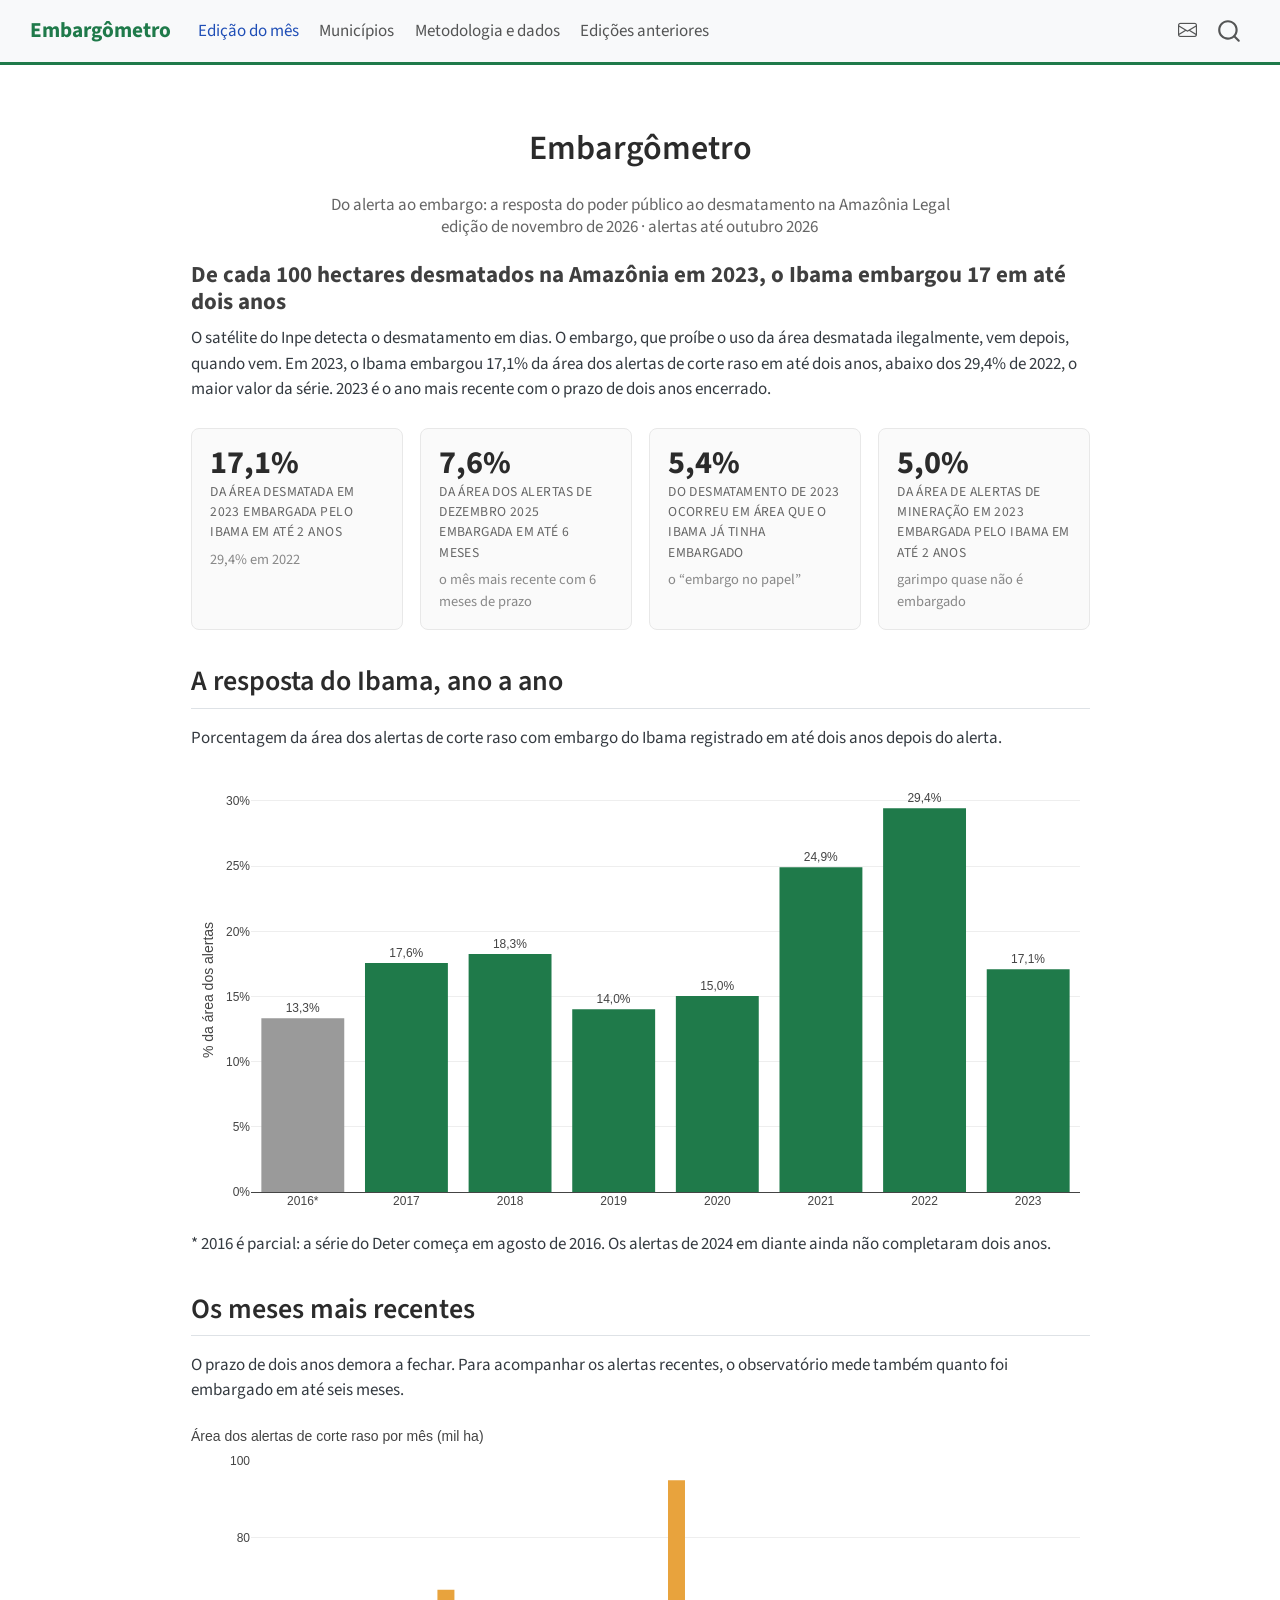
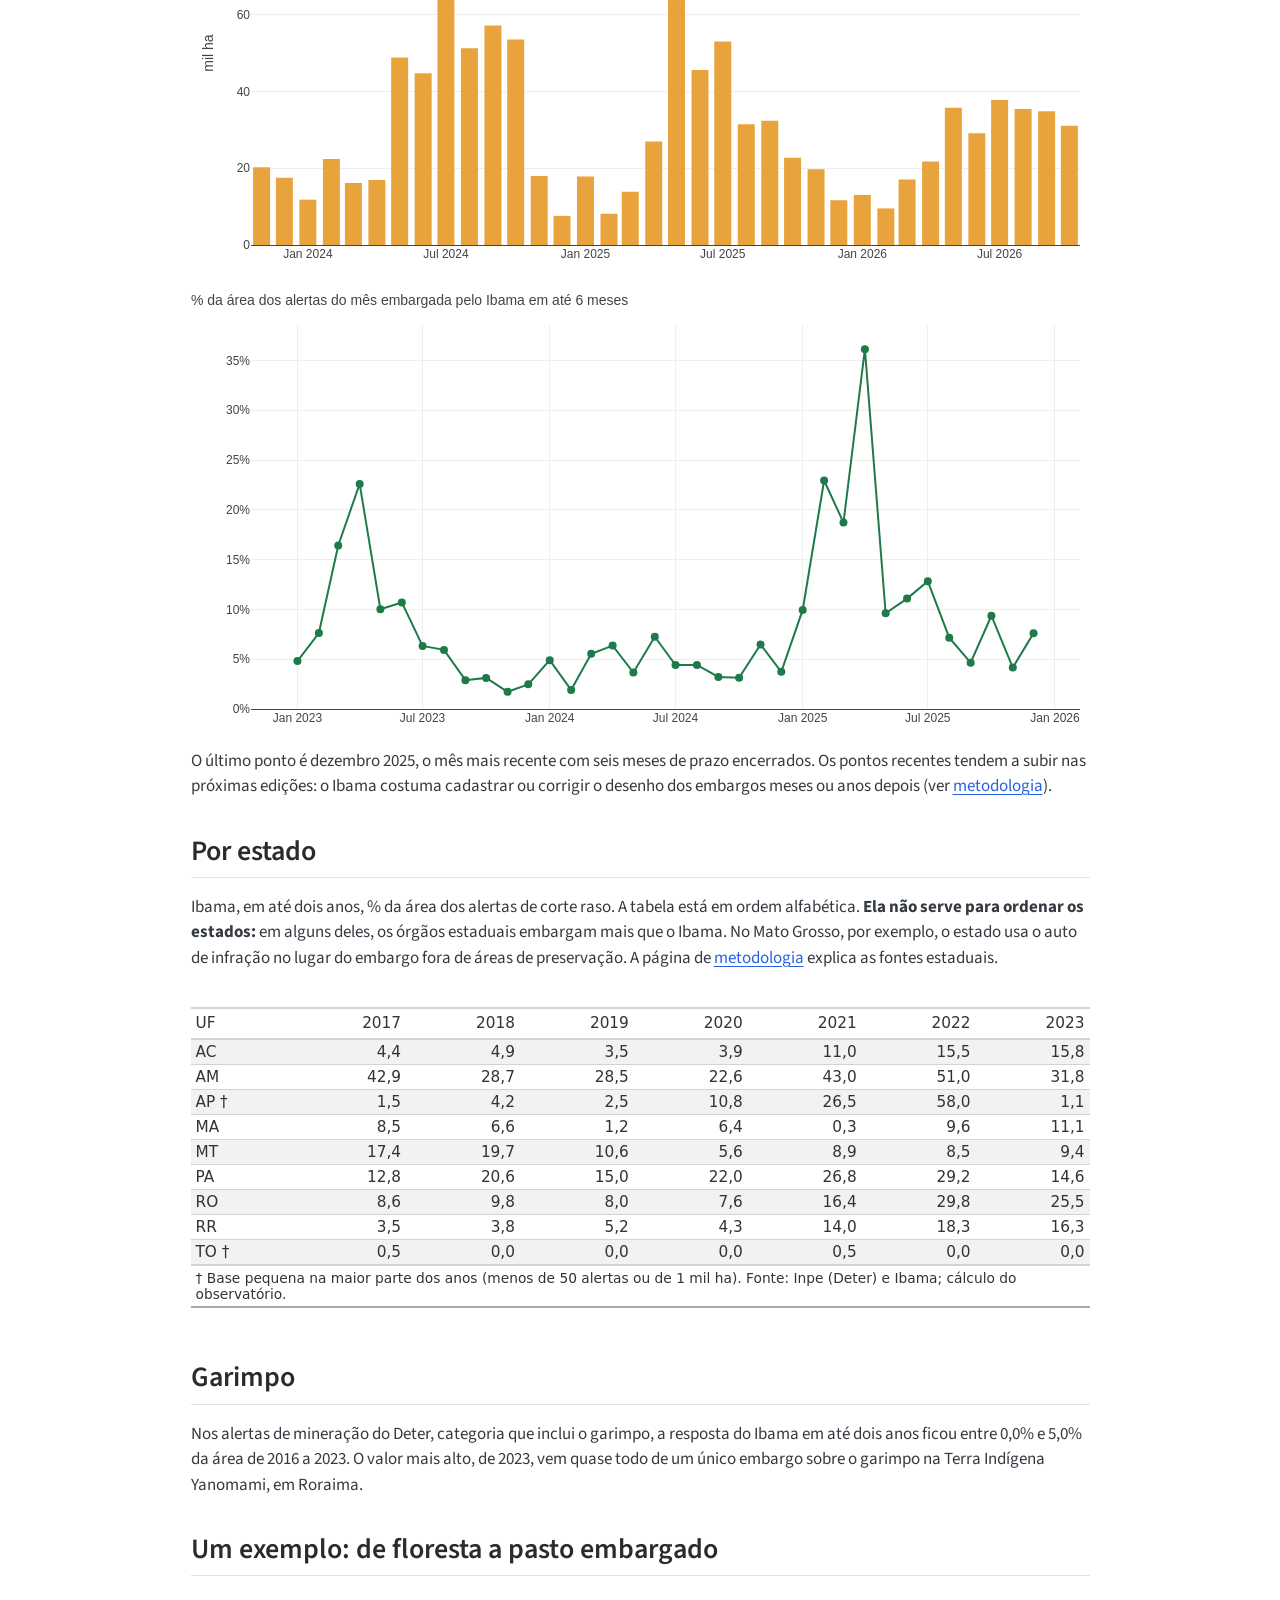
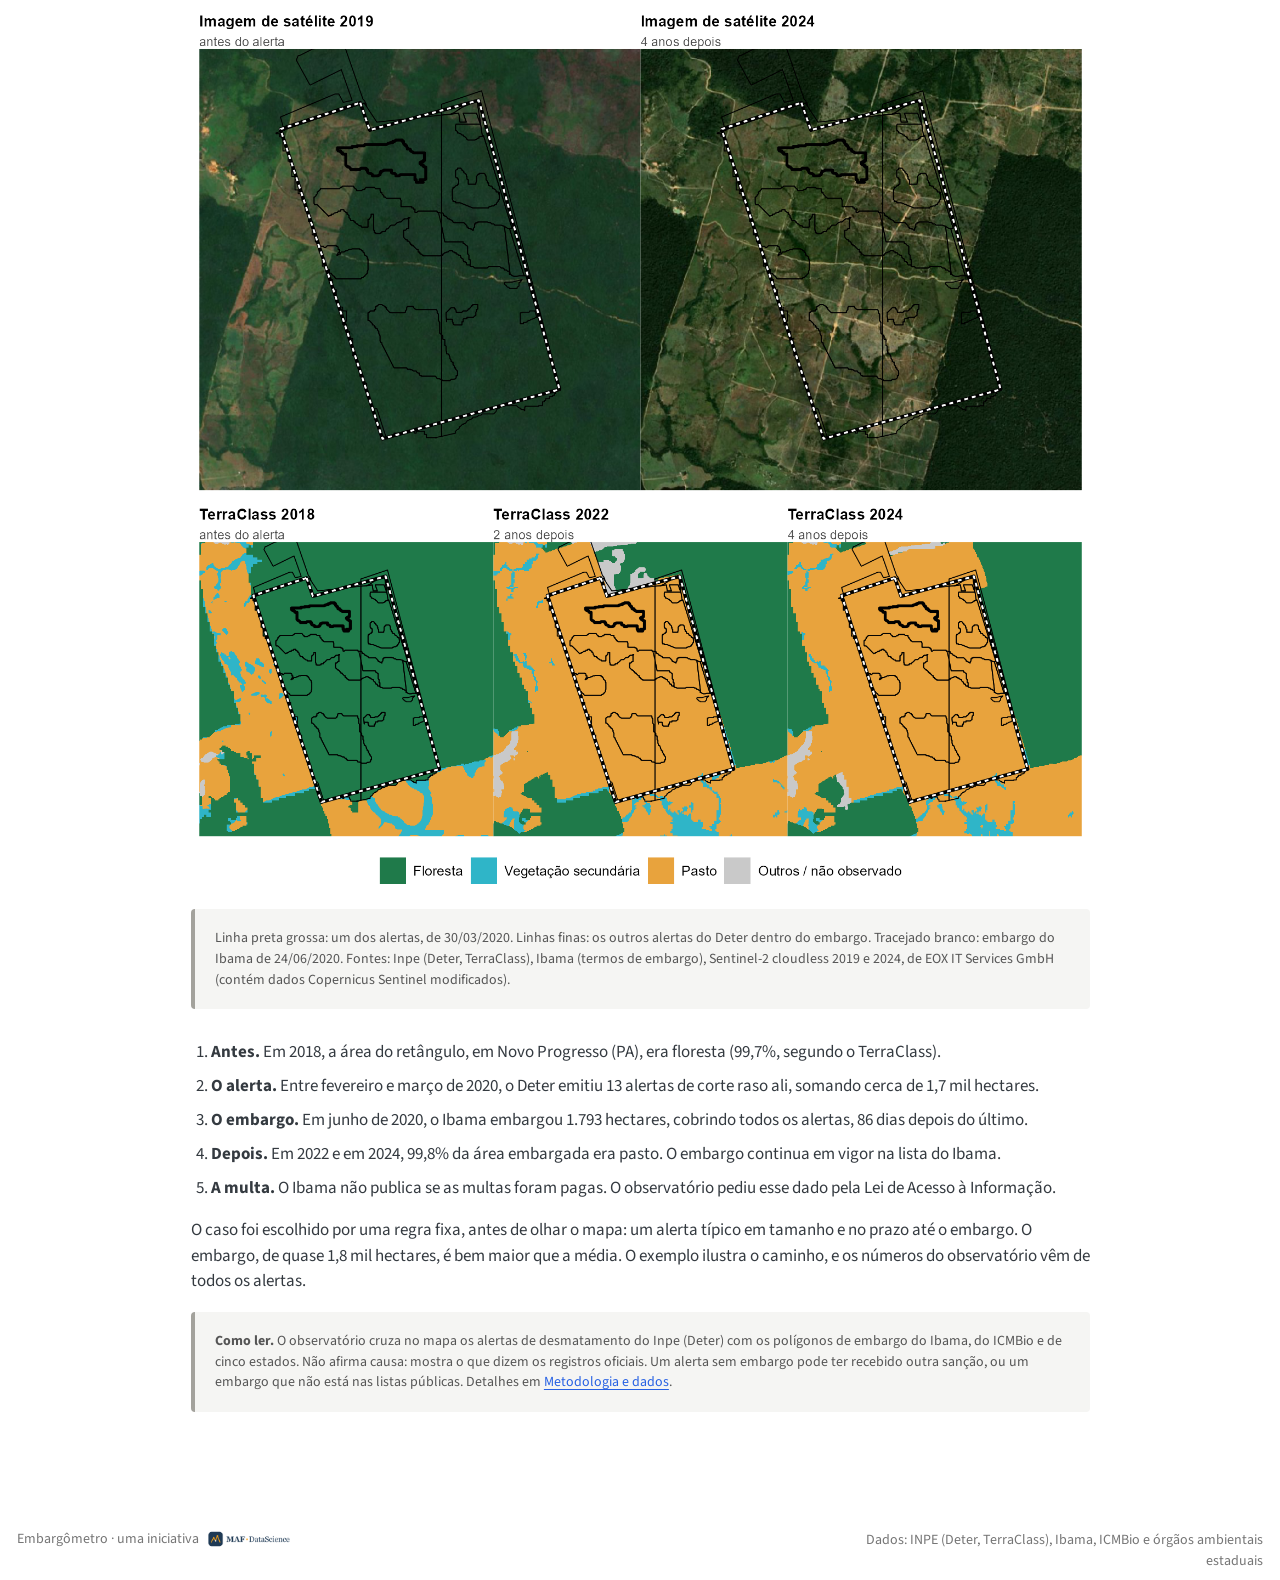
<file: index.html>
<!DOCTYPE html>
<html xmlns="http://www.w3.org/1999/xhtml" lang="pt-BR" xml:lang="pt-BR"><head>

<meta charset="utf-8">
<meta name="generator" content="quarto-1.9.38">

<meta name="viewport" content="width=device-width, initial-scale=1.0, user-scalable=yes">

<meta name="description" content="Quanto do desmatamento detectado por satélite na Amazônia Legal recebe embargo, em quanto tempo e onde.">

<title>Do alerta ao embargo na Amazônia – Embargômetro</title>
<style>
/* Default styles provided by pandoc.
** See https://pandoc.org/MANUAL.html#variables-for-html for config info.
*/
code{white-space: pre-wrap;}
span.smallcaps{font-variant: small-caps;}
div.columns{display: flex; gap: min(4vw, 1.5em);}
div.column{flex: auto; overflow-x: auto;}
div.hanging-indent{margin-left: 1.5em; text-indent: -1.5em;}
ul.task-list{list-style: none;}
ul.task-list li input[type="checkbox"] {
  width: 0.8em;
  margin: 0 0.8em 0.2em -1em; /* quarto-specific, see https://github.com/quarto-dev/quarto-cli/issues/4556 */ 
  vertical-align: middle;
}
</style>


<script src="site_libs/quarto-nav/quarto-nav.js"></script>
<script src="site_libs/quarto-nav/headroom.min.js"></script>
<script src="site_libs/clipboard/clipboard.min.js"></script>
<script src="site_libs/quarto-search/autocomplete.umd.js"></script>
<script src="site_libs/quarto-search/fuse.min.js"></script>
<script src="site_libs/quarto-search/quarto-search.js"></script>
<meta name="quarto:offset" content="./">
<script src="site_libs/quarto-html/quarto.js" type="module"></script>
<script src="site_libs/quarto-html/tabsets/tabsets.js" type="module"></script>
<script src="site_libs/quarto-html/popper.min.js"></script>
<script src="site_libs/quarto-html/tippy.umd.min.js"></script>
<script src="site_libs/quarto-html/anchor.min.js"></script>
<link href="site_libs/quarto-html/tippy.css" rel="stylesheet">
<link href="site_libs/quarto-html/quarto-syntax-highlighting-15634bcf2e68342d4ad2dfa704d543f6.css" rel="stylesheet" id="quarto-text-highlighting-styles">
<script src="site_libs/bootstrap/bootstrap.min.js"></script>
<link href="site_libs/bootstrap/bootstrap-icons.css" rel="stylesheet">
<link href="site_libs/bootstrap/bootstrap-36ab07df65d306acf1d2a5f425d9f023.min.css" rel="stylesheet" append-hash="true" id="quarto-bootstrap" data-mode="light">
<script id="quarto-search-options" type="application/json">{
  "location": "navbar",
  "copy-button": false,
  "collapse-after": 3,
  "panel-placement": "end",
  "type": "overlay",
  "limit": 50,
  "keyboard-shortcut": [
    "f",
    "/",
    "s"
  ],
  "show-item-context": false,
  "language": {
    "search-no-results-text": "Nenhum resultado",
    "search-matching-documents-text": "documentos correspondentes",
    "search-copy-link-title": "Copiar link para a busca",
    "search-hide-matches-text": "Esconder correspondências adicionais",
    "search-more-match-text": "mais correspondência neste documento",
    "search-more-matches-text": "mais correspondências neste documento",
    "search-clear-button-title": "Limpar",
    "search-text-placeholder": "",
    "search-detached-cancel-button-title": "Cancelar",
    "search-submit-button-title": "Enviar",
    "search-label": "Procurar"
  }
}</script>
<!-- Fora dos buscadores até a rodada com especialistas (decisão de 03/11/2026). Retirar no lançamento. -->
<meta name="robots" content="noindex, nofollow">
<!-- Cloudflare Web Analytics -->
<script type="module" src="https://static.cloudflareinsights.com/beacon.min.js" data-cf-beacon="{&quot;token&quot;: &quot;3a98e32c29c140e9af32b290ad198d75&quot;}"></script>
<!-- End Cloudflare Web Analytics -->
<link href="site_libs/htmltools-fill-0.5.8.1/fill.css" rel="stylesheet">

<script src="site_libs/htmlwidgets-1.6.4/htmlwidgets.js"></script>

<script src="site_libs/plotly-binding-4.12.1/plotly.js"></script>

<script src="site_libs/typedarray-0.1/typedarray.min.js"></script>

<script src="site_libs/jquery-3.5.1/jquery.min.js"></script>

<link href="site_libs/crosstalk-1.2.2/css/crosstalk.min.css" rel="stylesheet">

<script src="site_libs/crosstalk-1.2.2/js/crosstalk.min.js"></script>

<link href="site_libs/plotly-htmlwidgets-css-2.25.2/plotly-htmlwidgets.css" rel="stylesheet">

<script src="site_libs/plotly-main-2.25.2/plotly-latest.min.js"></script>



<link rel="stylesheet" href="styles.css">
<meta property="og:title" content="Do alerta ao embargo na Amazônia">
<meta property="og:description" content="Quanto do desmatamento detectado por satélite na Amazônia Legal recebe embargo, em quanto tempo e onde.">
<meta property="og:image" content="https://marcofaga.github.io/embargometro/images/caso_mapas.png">
<meta property="og:site_name" content="Embargômetro">
<meta property="og:image:alt" content="Mapas de uma área em Novo Progresso (PA): floresta em 2018 e 2019, pasto em 2022 e 2024, com o contorno dos alertas e do embargo.">
<meta property="og:image:height" content="1639">
<meta property="og:image:width" content="1639">
<meta name="twitter:title" content="Do alerta ao embargo na Amazônia">
<meta name="twitter:description" content="Quanto do desmatamento detectado por satélite na Amazônia Legal recebe embargo, em quanto tempo e onde.">
<meta name="twitter:image" content="https://marcofaga.github.io/embargometro/images/caso_mapas.png">
<meta name="twitter:image:alt" content="Mapas de uma área em Novo Progresso (PA): floresta em 2018 e 2019, pasto em 2022 e 2024, com o contorno dos alertas e do embargo.">
<meta name="twitter:image-height" content="1639">
<meta name="twitter:image-width" content="1639">
<meta name="twitter:card" content="summary_large_image">
</head>

<body class="nav-fixed fullcontent quarto-light">

<div id="quarto-search-results"></div>
  <header id="quarto-header" class="headroom fixed-top">
    <nav class="navbar navbar-expand-lg " data-bs-theme="dark">
      <div class="navbar-container container-fluid">
      <div class="navbar-brand-container mx-auto">
    <a class="navbar-brand" href="./index.html">
    <span class="navbar-title">Embargômetro</span>
    </a>
  </div>
            <div id="quarto-search" class="" title="Procurar"></div>
          <button class="navbar-toggler" type="button" data-bs-toggle="collapse" data-bs-target="#navbarCollapse" aria-controls="navbarCollapse" role="menu" aria-expanded="false" aria-label="Alternar de navegação" onclick="if (window.quartoToggleHeadroom) { window.quartoToggleHeadroom(); }">
  <span class="navbar-toggler-icon"></span>
</button>
          <div class="collapse navbar-collapse" id="navbarCollapse">
            <ul class="navbar-nav navbar-nav-scroll me-auto">
  <li class="nav-item">
    <a class="nav-link active" href="./index.html" aria-current="page"> 
<span class="menu-text">Edição do mês</span></a>
  </li>  
  <li class="nav-item">
    <a class="nav-link" href="./municipios.html"> 
<span class="menu-text">Municípios</span></a>
  </li>  
  <li class="nav-item">
    <a class="nav-link" href="./metodologia.html"> 
<span class="menu-text">Metodologia e dados</span></a>
  </li>  
  <li class="nav-item">
    <a class="nav-link" href="./edicoes.html"> 
<span class="menu-text">Edições anteriores</span></a>
  </li>  
</ul>
            <ul class="navbar-nav navbar-nav-scroll ms-auto">
  <li class="nav-item compact">
    <a class="nav-link" href="mailto:mafdatascience@gmail.com"> <i class="bi bi-envelope" role="img" aria-label="Contato">
</i> 
<span class="menu-text"></span></a>
  </li>  
</ul>
          </div> <!-- /navcollapse -->
            <div class="quarto-navbar-tools">
</div>
      </div> <!-- /container-fluid -->
    </nav>
</header>
<!-- content -->
<div id="quarto-content" class="quarto-container page-columns page-rows-contents page-layout-article page-navbar">
<!-- sidebar -->
<!-- margin-sidebar -->
    
<!-- main -->
<main class="content" id="quarto-document-content"><header id="title-block-header" class="quarto-title-block"></header>




<section id="embargômetro" class="level1 pagina-titulo">
<h1 class="pagina-titulo">Embargômetro</h1>
<section id="do-alerta-ao-embargo-a-resposta-do-poder-público-ao-desmatamento-na-amazônia-legal-edição-de-novembro-de-2026-alertas-até-outubro-2026" class="level3 pagina-subtitulo">
<h3 class="pagina-subtitulo anchored" data-anchor-id="do-alerta-ao-embargo-a-resposta-do-poder-público-ao-desmatamento-na-amazônia-legal-edição-de-novembro-de-2026-alertas-até-outubro-2026">Do alerta ao embargo: a resposta do poder público ao desmatamento na Amazônia Legal<br>edição de novembro de 2026 · alertas até outubro 2026</h3>
<section id="de-cada-100-hectares-desmatados-na-amazônia-em-2023-o-ibama-embargou-17-em-até-dois-anos" class="level4 manchete">
<h4 class="manchete anchored" data-anchor-id="de-cada-100-hectares-desmatados-na-amazônia-em-2023-o-ibama-embargou-17-em-até-dois-anos">De cada 100 hectares desmatados na Amazônia em 2023, o Ibama embargou 17 em até dois anos</h4>
<p>O satélite do Inpe detecta o desmatamento em dias. O embargo, que proíbe o uso da área desmatada ilegalmente, vem depois, quando vem. Em 2023, o Ibama embargou 17,1% da área dos alertas de corte raso em até dois anos, abaixo dos 29,4% de 2022, o maior valor da série. 2023 é o ano mais recente com o prazo de dois anos encerrado.</p>
<div class="kpi-grid">
<div class="kpi-card">
<div class="kpi-valor">
17,1%
</div>
<div class="kpi-rotulo">
da área desmatada em 2023 embargada pelo Ibama em até 2 anos
</div>
<div class="kpi-variacao neutra">
29,4% em 2022
</div>
</div>
<div class="kpi-card">
<div class="kpi-valor">
7,6%
</div>
<div class="kpi-rotulo">
da área dos alertas de dezembro 2025 embargada em até 6 meses
</div>
<div class="kpi-variacao neutra">
o mês mais recente com 6 meses de prazo
</div>
</div>
<div class="kpi-card">
<div class="kpi-valor">
5,4%
</div>
<div class="kpi-rotulo">
do desmatamento de 2023 ocorreu em área que o Ibama já tinha embargado
</div>
<div class="kpi-variacao neutra">
o “embargo no papel”
</div>
</div>
<div class="kpi-card">
<div class="kpi-valor">
5,0%
</div>
<div class="kpi-rotulo">
da área de alertas de mineração em 2023 embargada pelo Ibama em até 2 anos
</div>
<div class="kpi-variacao neutra">
garimpo quase não é embargado
</div>
</div>
</div>
</section>
</section>
<section id="a-resposta-do-ibama-ano-a-ano" class="level2">
<h2 class="anchored" data-anchor-id="a-resposta-do-ibama-ano-a-ano">A resposta do Ibama, ano a ano</h2>
<p>Porcentagem da área dos alertas de corte raso com embargo do Ibama registrado em até dois anos depois do alerta.</p>
<div class="cell">
<div class="cell-output-display">
<div class="plotly html-widget html-fill-item" id="htmlwidget-29eedb854db25bdd28f9" style="width:100%;height:464px;"></div>
<script type="application/json" data-for="htmlwidget-29eedb854db25bdd28f9">{"x":{"visdat":{"9ae05259459a":["function () ","plotlyVisDat"]},"cur_data":"9ae05259459a","attrs":{"9ae05259459a":{"x":{},"y":{},"marker":{"color":{}},"text":{},"textposition":"outside","cliponaxis":false,"hovertext":{},"hoverinfo":"text","alpha_stroke":1,"sizes":[10,100],"spans":[1,20],"type":"bar"}},"layout":{"margin":{"b":40,"l":60,"t":20,"r":10},"xaxis":{"domain":[0,1],"automargin":true,"title":"","type":"category","categoryorder":"array","categoryarray":["2016*","2017","2018","2019","2020","2021","2022","2023"]},"yaxis":{"domain":[0,1],"automargin":true,"title":"% da área dos alertas","rangemode":"tozero","ticksuffix":"%"},"showlegend":false,"hovermode":"closest"},"source":"A","config":{"modeBarButtonsToAdd":["hoverclosest","hovercompare"],"showSendToCloud":false,"displayModeBar":false},"data":[{"x":["2016*","2017","2018","2019","2020","2021","2022","2023"],"y":[13.3264005602241,17.560102156640198,18.267794537301299,14.024800175188901,15.032239197899299,24.9166095051445,29.4434246309246,17.082517207473],"marker":{"color":["#9a9a9a","#1F7A4A","#1F7A4A","#1F7A4A","#1F7A4A","#1F7A4A","#1F7A4A","#1F7A4A"],"line":{"color":"rgba(31,119,180,1)"}},"text":["13,3%","17,6%","18,3%","14,0%","15,0%","24,9%","29,4%","17,1%"],"textposition":["outside","outside","outside","outside","outside","outside","outside","outside"],"cliponaxis":false,"hovertext":["2016*: 13,3% de 285,6 mil ha de alertas","2017: 17,6% de 352,4 mil ha de alertas","2018: 18,3% de 490,5 mil ha de alertas","2019: 14,0% de 913,3 mil ha de alertas","2020: 15,0% de 837,8 mil ha de alertas","2021: 24,9% de 816,4 mil ha de alertas","2022: 29,4% de 1.029,7 mil ha de alertas","2023: 17,1% de 508,6 mil ha de alertas"],"hoverinfo":["text","text","text","text","text","text","text","text"],"type":"bar","error_y":{"color":"rgba(31,119,180,1)"},"error_x":{"color":"rgba(31,119,180,1)"},"xaxis":"x","yaxis":"y","frame":null}],"highlight":{"on":"plotly_click","persistent":false,"dynamic":false,"selectize":false,"opacityDim":0.20000000000000001,"selected":{"opacity":1},"debounce":0},"shinyEvents":["plotly_hover","plotly_click","plotly_selected","plotly_relayout","plotly_brushed","plotly_brushing","plotly_clickannotation","plotly_doubleclick","plotly_deselect","plotly_afterplot","plotly_sunburstclick"],"base_url":"https://plot.ly"},"evals":[],"jsHooks":[]}</script>
</div>
</div>
<p>* 2016 é parcial: a série do Deter começa em agosto de 2016. Os alertas de 2024 em diante ainda não completaram dois anos.</p>
</section>
<section id="os-meses-mais-recentes" class="level2">
<h2 class="anchored" data-anchor-id="os-meses-mais-recentes">Os meses mais recentes</h2>
<p>O prazo de dois anos demora a fechar. Para acompanhar os alertas recentes, o observatório mede também quanto foi embargado em até seis meses.</p>
<div class="cell">
<div class="cell-output-display">
<div class="plotly html-widget html-fill-item" id="htmlwidget-73218b32c6aa449f9005" style="width:100%;height:464px;"></div>
<script type="application/json" data-for="htmlwidget-73218b32c6aa449f9005">{"x":{"visdat":{"9ae059b23580":["function () ","plotlyVisDat"]},"cur_data":"9ae059b23580","attrs":{"9ae059b23580":{"x":{},"y":{},"marker":{"color":"#E8A33D"},"hovertext":{},"hoverinfo":"text","alpha_stroke":1,"sizes":[10,100],"spans":[1,20],"type":"bar"}},"layout":{"margin":{"b":40,"l":60,"t":40,"r":10},"title":{"text":"Área dos alertas de corte raso por mês (mil ha)","font":{"size":14},"x":0},"xaxis":{"domain":[0,1],"automargin":true,"title":""},"yaxis":{"domain":[0,1],"automargin":true,"title":"mil ha","rangemode":"tozero"},"hovermode":"closest","showlegend":false},"source":"A","config":{"modeBarButtonsToAdd":["hoverclosest","hovercompare"],"showSendToCloud":false,"displayModeBar":false},"data":[{"x":["2023-11-01","2023-12-01","2024-01-01","2024-02-01","2024-03-01","2024-04-01","2024-05-01","2024-06-01","2024-07-01","2024-08-01","2024-09-01","2024-10-01","2024-11-01","2024-12-01","2025-01-01","2025-02-01","2025-03-01","2025-04-01","2025-05-01","2025-06-01","2025-07-01","2025-08-01","2025-09-01","2025-10-01","2025-11-01","2025-12-01","2026-01-01","2026-02-01","2026-03-01","2026-04-01","2026-05-01","2026-06-01","2026-07-01","2026-08-01","2026-09-01","2026-10-01"],"y":[20.223737966907834,17.533903637306633,11.813818083687053,22.381704232518533,16.162707422262674,16.952105140842754,48.847797771742407,44.723521569784388,66.472635818955595,51.278176079714235,57.160743852815912,53.551678420063219,17.985313798148269,7.5880781234021493,17.812750951763729,8.1491573124569907,13.843224701805346,26.970501028303371,95.032657863154085,45.577189435357901,53.016442954127861,31.449027419454808,32.337687479811933,22.7169371937748,19.720021147167795,11.665572654172697,13.038565520298244,9.5207655037298053,17.046040780544018,21.764837477976737,35.730294940356679,29.113275290910032,37.742219065237897,35.445667366176252,34.850658195610492,31.05300608804821],"marker":{"color":"#E8A33D","line":{"color":"rgba(31,119,180,1)"}},"hovertext":["2023-11: 20,2 mil ha","2023-12: 17,5 mil ha","2024-01: 11,8 mil ha","2024-02: 22,4 mil ha","2024-03: 16,2 mil ha","2024-04: 17,0 mil ha","2024-05: 48,8 mil ha","2024-06: 44,7 mil ha","2024-07: 66,5 mil ha","2024-08: 51,3 mil ha","2024-09: 57,2 mil ha","2024-10: 53,6 mil ha","2024-11: 18,0 mil ha","2024-12: 7,6 mil ha","2025-01: 17,8 mil ha","2025-02: 8,1 mil ha","2025-03: 13,8 mil ha","2025-04: 27,0 mil ha","2025-05: 95,0 mil ha","2025-06: 45,6 mil ha","2025-07: 53,0 mil ha","2025-08: 31,4 mil ha","2025-09: 32,3 mil ha","2025-10: 22,7 mil ha","2025-11: 19,7 mil ha","2025-12: 11,7 mil ha","2026-01: 13,0 mil ha","2026-02: 9,5 mil ha","2026-03: 17,0 mil ha","2026-04: 21,8 mil ha","2026-05: 35,7 mil ha","2026-06: 29,1 mil ha","2026-07: 37,7 mil ha","2026-08: 35,4 mil ha","2026-09: 34,9 mil ha","2026-10: 31,1 mil ha"],"hoverinfo":["text","text","text","text","text","text","text","text","text","text","text","text","text","text","text","text","text","text","text","text","text","text","text","text","text","text","text","text","text","text","text","text","text","text","text","text"],"type":"bar","error_y":{"color":"rgba(31,119,180,1)"},"error_x":{"color":"rgba(31,119,180,1)"},"xaxis":"x","yaxis":"y","frame":null}],"highlight":{"on":"plotly_click","persistent":false,"dynamic":false,"selectize":false,"opacityDim":0.20000000000000001,"selected":{"opacity":1},"debounce":0},"shinyEvents":["plotly_hover","plotly_click","plotly_selected","plotly_relayout","plotly_brushed","plotly_brushing","plotly_clickannotation","plotly_doubleclick","plotly_deselect","plotly_afterplot","plotly_sunburstclick"],"base_url":"https://plot.ly"},"evals":[],"jsHooks":[]}</script>
</div>
</div>
<div class="cell">
<div class="cell-output-display">
<div class="plotly html-widget html-fill-item" id="htmlwidget-7e4aa30fa1832af9c416" style="width:100%;height:464px;"></div>
<script type="application/json" data-for="htmlwidget-7e4aa30fa1832af9c416">{"x":{"visdat":{"9ae0495b3164":["function () ","plotlyVisDat"]},"cur_data":"9ae0495b3164","attrs":{"9ae0495b3164":{"x":{},"y":{},"mode":"lines+markers","line":{"color":"#1F7A4A","width":2},"marker":{"color":"#1F7A4A","size":8},"hovertext":{},"hoverinfo":"text","alpha_stroke":1,"sizes":[10,100],"spans":[1,20],"type":"scatter"}},"layout":{"margin":{"b":40,"l":60,"t":40,"r":10},"title":{"text":"% da área dos alertas do mês embargada pelo Ibama em até 6 meses","font":{"size":14},"x":0},"xaxis":{"domain":[0,1],"automargin":true,"title":""},"yaxis":{"domain":[0,1],"automargin":true,"title":"","rangemode":"tozero","ticksuffix":"%"},"hovermode":"closest","showlegend":false},"source":"A","config":{"modeBarButtonsToAdd":["hoverclosest","hovercompare"],"showSendToCloud":false,"displayModeBar":false},"data":[{"x":["2023-01-01","2023-02-01","2023-03-01","2023-04-01","2023-05-01","2023-06-01","2023-07-01","2023-08-01","2023-09-01","2023-10-01","2023-11-01","2023-12-01","2024-01-01","2024-02-01","2024-03-01","2024-04-01","2024-05-01","2024-06-01","2024-07-01","2024-08-01","2024-09-01","2024-10-01","2024-11-01","2024-12-01","2025-01-01","2025-02-01","2025-03-01","2025-04-01","2025-05-01","2025-06-01","2025-07-01","2025-08-01","2025-09-01","2025-10-01","2025-11-01","2025-12-01"],"y":[4.8149487957083092,7.6287783972541243,16.419060346190058,22.605566088011184,10.024496996497861,10.701303021737385,6.3332411460661771,5.9368144575340098,2.8991401909343542,3.1233997475220372,1.7243329701713568,2.4783199999865166,4.9023951527478493,1.9088810484329912,5.5438680570314922,6.3639894764189329,3.6570087599763772,7.2578654196286161,4.4189295365224091,4.4182664280764889,3.2199439996857953,3.1349969298210851,6.4764434636123607,3.7354421122903849,9.9536101982490077,22.944709252675828,18.718459827522199,36.129655032444283,9.6113065398812605,11.08639898023387,12.828678149472161,7.158705985082789,4.6499593269874833,9.3645188763546585,4.1623796910797424,7.6054243810411828],"mode":"lines+markers","line":{"color":"#1F7A4A","width":2},"marker":{"color":"#1F7A4A","size":8,"line":{"color":"rgba(31,119,180,1)"}},"hovertext":["Alertas de 2023-01: 4,8% embargados em até 6 meses","Alertas de 2023-02: 7,6% embargados em até 6 meses","Alertas de 2023-03: 16,4% embargados em até 6 meses","Alertas de 2023-04: 22,6% embargados em até 6 meses","Alertas de 2023-05: 10,0% embargados em até 6 meses","Alertas de 2023-06: 10,7% embargados em até 6 meses","Alertas de 2023-07: 6,3% embargados em até 6 meses","Alertas de 2023-08: 5,9% embargados em até 6 meses","Alertas de 2023-09: 2,9% embargados em até 6 meses","Alertas de 2023-10: 3,1% embargados em até 6 meses","Alertas de 2023-11: 1,7% embargados em até 6 meses","Alertas de 2023-12: 2,5% embargados em até 6 meses","Alertas de 2024-01: 4,9% embargados em até 6 meses","Alertas de 2024-02: 1,9% embargados em até 6 meses","Alertas de 2024-03: 5,5% embargados em até 6 meses","Alertas de 2024-04: 6,4% embargados em até 6 meses","Alertas de 2024-05: 3,7% embargados em até 6 meses","Alertas de 2024-06: 7,3% embargados em até 6 meses","Alertas de 2024-07: 4,4% embargados em até 6 meses","Alertas de 2024-08: 4,4% embargados em até 6 meses","Alertas de 2024-09: 3,2% embargados em até 6 meses","Alertas de 2024-10: 3,1% embargados em até 6 meses","Alertas de 2024-11: 6,5% embargados em até 6 meses","Alertas de 2024-12: 3,7% embargados em até 6 meses","Alertas de 2025-01: 10,0% embargados em até 6 meses","Alertas de 2025-02: 22,9% embargados em até 6 meses","Alertas de 2025-03: 18,7% embargados em até 6 meses","Alertas de 2025-04: 36,1% embargados em até 6 meses","Alertas de 2025-05: 9,6% embargados em até 6 meses","Alertas de 2025-06: 11,1% embargados em até 6 meses","Alertas de 2025-07: 12,8% embargados em até 6 meses","Alertas de 2025-08: 7,2% embargados em até 6 meses","Alertas de 2025-09: 4,6% embargados em até 6 meses","Alertas de 2025-10: 9,4% embargados em até 6 meses","Alertas de 2025-11: 4,2% embargados em até 6 meses","Alertas de 2025-12: 7,6% embargados em até 6 meses"],"hoverinfo":["text","text","text","text","text","text","text","text","text","text","text","text","text","text","text","text","text","text","text","text","text","text","text","text","text","text","text","text","text","text","text","text","text","text","text","text"],"type":"scatter","error_y":{"color":"rgba(31,119,180,1)"},"error_x":{"color":"rgba(31,119,180,1)"},"xaxis":"x","yaxis":"y","frame":null}],"highlight":{"on":"plotly_click","persistent":false,"dynamic":false,"selectize":false,"opacityDim":0.20000000000000001,"selected":{"opacity":1},"debounce":0},"shinyEvents":["plotly_hover","plotly_click","plotly_selected","plotly_relayout","plotly_brushed","plotly_brushing","plotly_clickannotation","plotly_doubleclick","plotly_deselect","plotly_afterplot","plotly_sunburstclick"],"base_url":"https://plot.ly"},"evals":[],"jsHooks":[]}</script>
</div>
</div>
<p>O último ponto é dezembro 2025, o mês mais recente com seis meses de prazo encerrados. Os pontos recentes tendem a subir nas próximas edições: o Ibama costuma cadastrar ou corrigir o desenho dos embargos meses ou anos depois (ver <a href="./metodologia.html">metodologia</a>).</p>
</section>
<section id="por-estado" class="level2">
<h2 class="anchored" data-anchor-id="por-estado">Por estado</h2>
<p>Ibama, em até dois anos, % da área dos alertas de corte raso. A tabela está em ordem alfabética. <strong>Ela não serve para ordenar os estados:</strong> em alguns deles, os órgãos estaduais embargam mais que o Ibama. No Mato Grosso, por exemplo, o estado usa o auto de infração no lugar do embargo fora de áreas de preservação. A página de <a href="./metodologia.html">metodologia</a> explica as fontes estaduais.</p>
<div class="cell">
<div class="cell-output-display">
<div id="ujcpiabpmr" style="padding-left:0px;padding-right:0px;padding-top:10px;padding-bottom:10px;overflow-x:auto;overflow-y:auto;width:auto;height:auto;">
<style>#ujcpiabpmr table {
  font-family: system-ui, 'Segoe UI', Roboto, Helvetica, Arial, sans-serif, 'Apple Color Emoji', 'Segoe UI Emoji', 'Segoe UI Symbol', 'Noto Color Emoji';
  -webkit-font-smoothing: antialiased;
  -moz-osx-font-smoothing: grayscale;
}

#ujcpiabpmr thead, #ujcpiabpmr tbody, #ujcpiabpmr tfoot, #ujcpiabpmr tr, #ujcpiabpmr td, #ujcpiabpmr th {
  border-style: none;
}

#ujcpiabpmr p {
  margin: 0;
  padding: 0;
}

#ujcpiabpmr .gt_table {
  display: table;
  border-collapse: collapse;
  line-height: normal;
  margin-left: auto;
  margin-right: auto;
  color: #333333;
  font-size: 0.9rem;
  font-weight: normal;
  font-style: normal;
  background-color: #FFFFFF;
  width: auto;
  border-top-style: solid;
  border-top-width: 2px;
  border-top-color: #A8A8A8;
  border-right-style: none;
  border-right-width: 2px;
  border-right-color: #D3D3D3;
  border-bottom-style: solid;
  border-bottom-width: 2px;
  border-bottom-color: #A8A8A8;
  border-left-style: none;
  border-left-width: 2px;
  border-left-color: #D3D3D3;
}

#ujcpiabpmr .gt_caption {
  padding-top: 4px;
  padding-bottom: 4px;
}

#ujcpiabpmr .gt_title {
  color: #333333;
  font-size: 125%;
  font-weight: initial;
  padding-top: 4px;
  padding-bottom: 4px;
  padding-left: 5px;
  padding-right: 5px;
  border-bottom-color: #FFFFFF;
  border-bottom-width: 0;
}

#ujcpiabpmr .gt_subtitle {
  color: #333333;
  font-size: 85%;
  font-weight: initial;
  padding-top: 3px;
  padding-bottom: 5px;
  padding-left: 5px;
  padding-right: 5px;
  border-top-color: #FFFFFF;
  border-top-width: 0;
}

#ujcpiabpmr .gt_heading {
  background-color: #FFFFFF;
  text-align: center;
  border-bottom-color: #FFFFFF;
  border-left-style: none;
  border-left-width: 1px;
  border-left-color: #D3D3D3;
  border-right-style: none;
  border-right-width: 1px;
  border-right-color: #D3D3D3;
}

#ujcpiabpmr .gt_bottom_border {
  border-bottom-style: solid;
  border-bottom-width: 2px;
  border-bottom-color: #D3D3D3;
}

#ujcpiabpmr .gt_col_headings {
  border-top-style: solid;
  border-top-width: 2px;
  border-top-color: #D3D3D3;
  border-bottom-style: solid;
  border-bottom-width: 2px;
  border-bottom-color: #D3D3D3;
  border-left-style: none;
  border-left-width: 1px;
  border-left-color: #D3D3D3;
  border-right-style: none;
  border-right-width: 1px;
  border-right-color: #D3D3D3;
}

#ujcpiabpmr .gt_col_heading {
  color: #333333;
  background-color: #FFFFFF;
  font-size: 100%;
  font-weight: normal;
  text-transform: inherit;
  border-left-style: none;
  border-left-width: 1px;
  border-left-color: #D3D3D3;
  border-right-style: none;
  border-right-width: 1px;
  border-right-color: #D3D3D3;
  vertical-align: bottom;
  padding-top: 5px;
  padding-bottom: 6px;
  padding-left: 5px;
  padding-right: 5px;
  overflow-x: hidden;
}

#ujcpiabpmr .gt_column_spanner_outer {
  color: #333333;
  background-color: #FFFFFF;
  font-size: 100%;
  font-weight: normal;
  text-transform: inherit;
  padding-top: 0;
  padding-bottom: 0;
  padding-left: 4px;
  padding-right: 4px;
}

#ujcpiabpmr .gt_column_spanner_outer:first-child {
  padding-left: 0;
}

#ujcpiabpmr .gt_column_spanner_outer:last-child {
  padding-right: 0;
}

#ujcpiabpmr .gt_column_spanner {
  border-bottom-style: solid;
  border-bottom-width: 2px;
  border-bottom-color: #D3D3D3;
  vertical-align: bottom;
  padding-top: 5px;
  padding-bottom: 5px;
  overflow-x: hidden;
  display: inline-block;
  width: 100%;
}

#ujcpiabpmr .gt_spanner_row {
  border-bottom-style: hidden;
}

#ujcpiabpmr .gt_group_heading {
  padding-top: 8px;
  padding-bottom: 8px;
  padding-left: 5px;
  padding-right: 5px;
  color: #333333;
  background-color: #FFFFFF;
  font-size: 100%;
  font-weight: initial;
  text-transform: inherit;
  border-top-style: solid;
  border-top-width: 2px;
  border-top-color: #D3D3D3;
  border-bottom-style: solid;
  border-bottom-width: 2px;
  border-bottom-color: #D3D3D3;
  border-left-style: none;
  border-left-width: 1px;
  border-left-color: #D3D3D3;
  border-right-style: none;
  border-right-width: 1px;
  border-right-color: #D3D3D3;
  vertical-align: middle;
  text-align: left;
}

#ujcpiabpmr .gt_empty_group_heading {
  padding: 0.5px;
  color: #333333;
  background-color: #FFFFFF;
  font-size: 100%;
  font-weight: initial;
  border-top-style: solid;
  border-top-width: 2px;
  border-top-color: #D3D3D3;
  border-bottom-style: solid;
  border-bottom-width: 2px;
  border-bottom-color: #D3D3D3;
  vertical-align: middle;
}

#ujcpiabpmr .gt_from_md > :first-child {
  margin-top: 0;
}

#ujcpiabpmr .gt_from_md > :last-child {
  margin-bottom: 0;
}

#ujcpiabpmr .gt_row {
  padding-top: 3px;
  padding-bottom: 3px;
  padding-left: 5px;
  padding-right: 5px;
  margin: 10px;
  border-top-style: solid;
  border-top-width: 1px;
  border-top-color: #D3D3D3;
  border-left-style: none;
  border-left-width: 1px;
  border-left-color: #D3D3D3;
  border-right-style: none;
  border-right-width: 1px;
  border-right-color: #D3D3D3;
  vertical-align: middle;
  overflow-x: hidden;
}

#ujcpiabpmr .gt_stub {
  color: #333333;
  background-color: #FFFFFF;
  font-size: 100%;
  font-weight: initial;
  text-transform: inherit;
  border-right-style: solid;
  border-right-width: 2px;
  border-right-color: #D3D3D3;
  padding-left: 5px;
  padding-right: 5px;
}

#ujcpiabpmr .gt_stub_row_group {
  color: #333333;
  background-color: #FFFFFF;
  font-size: 100%;
  font-weight: initial;
  text-transform: inherit;
  border-right-style: solid;
  border-right-width: 2px;
  border-right-color: #D3D3D3;
  padding-left: 5px;
  padding-right: 5px;
  vertical-align: top;
}

#ujcpiabpmr .gt_row_group_first td {
  border-top-width: 2px;
}

#ujcpiabpmr .gt_row_group_first th {
  border-top-width: 2px;
}

#ujcpiabpmr .gt_summary_row {
  color: #333333;
  background-color: #FFFFFF;
  text-transform: inherit;
  padding-top: 8px;
  padding-bottom: 8px;
  padding-left: 5px;
  padding-right: 5px;
}

#ujcpiabpmr .gt_first_summary_row {
  border-top-style: solid;
  border-top-color: #D3D3D3;
}

#ujcpiabpmr .gt_first_summary_row.thick {
  border-top-width: 2px;
}

#ujcpiabpmr .gt_last_summary_row {
  padding-top: 8px;
  padding-bottom: 8px;
  padding-left: 5px;
  padding-right: 5px;
  border-bottom-style: solid;
  border-bottom-width: 2px;
  border-bottom-color: #D3D3D3;
}

#ujcpiabpmr .gt_grand_summary_row {
  color: #333333;
  background-color: #FFFFFF;
  text-transform: inherit;
  padding-top: 8px;
  padding-bottom: 8px;
  padding-left: 5px;
  padding-right: 5px;
}

#ujcpiabpmr .gt_first_grand_summary_row {
  padding-top: 8px;
  padding-bottom: 8px;
  padding-left: 5px;
  padding-right: 5px;
  border-top-style: double;
  border-top-width: 6px;
  border-top-color: #D3D3D3;
}

#ujcpiabpmr .gt_last_grand_summary_row_top {
  padding-top: 8px;
  padding-bottom: 8px;
  padding-left: 5px;
  padding-right: 5px;
  border-bottom-style: double;
  border-bottom-width: 6px;
  border-bottom-color: #D3D3D3;
}

#ujcpiabpmr .gt_striped {
  background-color: rgba(128, 128, 128, 0.05);
}

#ujcpiabpmr .gt_table_body {
  border-top-style: solid;
  border-top-width: 2px;
  border-top-color: #D3D3D3;
  border-bottom-style: solid;
  border-bottom-width: 2px;
  border-bottom-color: #D3D3D3;
}

#ujcpiabpmr .gt_footnotes {
  color: #333333;
  background-color: #FFFFFF;
  border-bottom-style: none;
  border-bottom-width: 2px;
  border-bottom-color: #D3D3D3;
  border-left-style: none;
  border-left-width: 2px;
  border-left-color: #D3D3D3;
  border-right-style: none;
  border-right-width: 2px;
  border-right-color: #D3D3D3;
}

#ujcpiabpmr .gt_footnote {
  margin: 0px;
  font-size: 90%;
  padding-top: 4px;
  padding-bottom: 4px;
  padding-left: 5px;
  padding-right: 5px;
}

#ujcpiabpmr .gt_sourcenotes {
  color: #333333;
  background-color: #FFFFFF;
  border-bottom-style: none;
  border-bottom-width: 2px;
  border-bottom-color: #D3D3D3;
  border-left-style: none;
  border-left-width: 2px;
  border-left-color: #D3D3D3;
  border-right-style: none;
  border-right-width: 2px;
  border-right-color: #D3D3D3;
}

#ujcpiabpmr .gt_sourcenote {
  font-size: 90%;
  padding-top: 4px;
  padding-bottom: 4px;
  padding-left: 5px;
  padding-right: 5px;
}

#ujcpiabpmr .gt_left {
  text-align: left;
}

#ujcpiabpmr .gt_center {
  text-align: center;
}

#ujcpiabpmr .gt_right {
  text-align: right;
  font-variant-numeric: tabular-nums;
}

#ujcpiabpmr .gt_font_normal {
  font-weight: normal;
}

#ujcpiabpmr .gt_font_bold {
  font-weight: bold;
}

#ujcpiabpmr .gt_font_italic {
  font-style: italic;
}

#ujcpiabpmr .gt_super {
  font-size: 65%;
}

#ujcpiabpmr .gt_footnote_marks {
  font-size: 75%;
  vertical-align: 0.4em;
  position: initial;
}

#ujcpiabpmr .gt_asterisk {
  font-size: 100%;
  vertical-align: 0;
}

#ujcpiabpmr .gt_indent_1 {
  text-indent: 5px;
}

#ujcpiabpmr .gt_indent_2 {
  text-indent: 10px;
}

#ujcpiabpmr .gt_indent_3 {
  text-indent: 15px;
}

#ujcpiabpmr .gt_indent_4 {
  text-indent: 20px;
}

#ujcpiabpmr .gt_indent_5 {
  text-indent: 25px;
}

#ujcpiabpmr .katex-display {
  display: inline-flex !important;
  margin-bottom: 0.75em !important;
}

#ujcpiabpmr div.Reactable > div.rt-table > div.rt-thead > div.rt-tr.rt-tr-group-header > div.rt-th-group:after {
  height: 0px !important;
}
</style>

<table class="gt_table caption-top table table-sm table-striped small" data-quarto-bootstrap="false">
<thead>
<tr class="gt_col_headings header">
<th id="uf" class="gt_col_heading gt_columns_bottom_border gt_left" data-quarto-table-cell-role="th" scope="col">UF</th>
<th id="a2017" class="gt_col_heading gt_columns_bottom_border gt_right" data-quarto-table-cell-role="th" scope="col">2017</th>
<th id="a2018" class="gt_col_heading gt_columns_bottom_border gt_right" data-quarto-table-cell-role="th" scope="col">2018</th>
<th id="a2019" class="gt_col_heading gt_columns_bottom_border gt_right" data-quarto-table-cell-role="th" scope="col">2019</th>
<th id="a2020" class="gt_col_heading gt_columns_bottom_border gt_right" data-quarto-table-cell-role="th" scope="col">2020</th>
<th id="a2021" class="gt_col_heading gt_columns_bottom_border gt_right" data-quarto-table-cell-role="th" scope="col">2021</th>
<th id="a2022" class="gt_col_heading gt_columns_bottom_border gt_right" data-quarto-table-cell-role="th" scope="col">2022</th>
<th id="a2023" class="gt_col_heading gt_columns_bottom_border gt_right" data-quarto-table-cell-role="th" scope="col">2023</th>
</tr>
</thead>
<tbody class="gt_table_body">
<tr class="odd">
<td class="gt_row gt_left" headers="uf">AC</td>
<td class="gt_row gt_right" headers="2017">4,4</td>
<td class="gt_row gt_right" headers="2018">4,9</td>
<td class="gt_row gt_right" headers="2019">3,5</td>
<td class="gt_row gt_right" headers="2020">3,9</td>
<td class="gt_row gt_right" headers="2021">11,0</td>
<td class="gt_row gt_right" headers="2022">15,5</td>
<td class="gt_row gt_right" headers="2023">15,8</td>
</tr>
<tr class="even">
<td class="gt_row gt_left" headers="uf">AM</td>
<td class="gt_row gt_right" headers="2017">42,9</td>
<td class="gt_row gt_right" headers="2018">28,7</td>
<td class="gt_row gt_right" headers="2019">28,5</td>
<td class="gt_row gt_right" headers="2020">22,6</td>
<td class="gt_row gt_right" headers="2021">43,0</td>
<td class="gt_row gt_right" headers="2022">51,0</td>
<td class="gt_row gt_right" headers="2023">31,8</td>
</tr>
<tr class="odd">
<td class="gt_row gt_left" headers="uf">AP †</td>
<td class="gt_row gt_right" headers="2017">1,5</td>
<td class="gt_row gt_right" headers="2018">4,2</td>
<td class="gt_row gt_right" headers="2019">2,5</td>
<td class="gt_row gt_right" headers="2020">10,8</td>
<td class="gt_row gt_right" headers="2021">26,5</td>
<td class="gt_row gt_right" headers="2022">58,0</td>
<td class="gt_row gt_right" headers="2023">1,1</td>
</tr>
<tr class="even">
<td class="gt_row gt_left" headers="uf">MA</td>
<td class="gt_row gt_right" headers="2017">8,5</td>
<td class="gt_row gt_right" headers="2018">6,6</td>
<td class="gt_row gt_right" headers="2019">1,2</td>
<td class="gt_row gt_right" headers="2020">6,4</td>
<td class="gt_row gt_right" headers="2021">0,3</td>
<td class="gt_row gt_right" headers="2022">9,6</td>
<td class="gt_row gt_right" headers="2023">11,1</td>
</tr>
<tr class="odd">
<td class="gt_row gt_left" headers="uf">MT</td>
<td class="gt_row gt_right" headers="2017">17,4</td>
<td class="gt_row gt_right" headers="2018">19,7</td>
<td class="gt_row gt_right" headers="2019">10,6</td>
<td class="gt_row gt_right" headers="2020">5,6</td>
<td class="gt_row gt_right" headers="2021">8,9</td>
<td class="gt_row gt_right" headers="2022">8,5</td>
<td class="gt_row gt_right" headers="2023">9,4</td>
</tr>
<tr class="even">
<td class="gt_row gt_left" headers="uf">PA</td>
<td class="gt_row gt_right" headers="2017">12,8</td>
<td class="gt_row gt_right" headers="2018">20,6</td>
<td class="gt_row gt_right" headers="2019">15,0</td>
<td class="gt_row gt_right" headers="2020">22,0</td>
<td class="gt_row gt_right" headers="2021">26,8</td>
<td class="gt_row gt_right" headers="2022">29,2</td>
<td class="gt_row gt_right" headers="2023">14,6</td>
</tr>
<tr class="odd">
<td class="gt_row gt_left" headers="uf">RO</td>
<td class="gt_row gt_right" headers="2017">8,6</td>
<td class="gt_row gt_right" headers="2018">9,8</td>
<td class="gt_row gt_right" headers="2019">8,0</td>
<td class="gt_row gt_right" headers="2020">7,6</td>
<td class="gt_row gt_right" headers="2021">16,4</td>
<td class="gt_row gt_right" headers="2022">29,8</td>
<td class="gt_row gt_right" headers="2023">25,5</td>
</tr>
<tr class="even">
<td class="gt_row gt_left" headers="uf">RR</td>
<td class="gt_row gt_right" headers="2017">3,5</td>
<td class="gt_row gt_right" headers="2018">3,8</td>
<td class="gt_row gt_right" headers="2019">5,2</td>
<td class="gt_row gt_right" headers="2020">4,3</td>
<td class="gt_row gt_right" headers="2021">14,0</td>
<td class="gt_row gt_right" headers="2022">18,3</td>
<td class="gt_row gt_right" headers="2023">16,3</td>
</tr>
<tr class="odd">
<td class="gt_row gt_left" headers="uf">TO †</td>
<td class="gt_row gt_right" headers="2017">0,5</td>
<td class="gt_row gt_right" headers="2018">0,0</td>
<td class="gt_row gt_right" headers="2019">0,0</td>
<td class="gt_row gt_right" headers="2020">0,0</td>
<td class="gt_row gt_right" headers="2021">0,5</td>
<td class="gt_row gt_right" headers="2022">0,0</td>
<td class="gt_row gt_right" headers="2023">0,0</td>
</tr>
</tbody><tfoot>
<tr class="gt_sourcenotes odd">
<td colspan="8" class="gt_sourcenote">† Base pequena na maior parte dos anos (menos de 50 alertas ou de 1 mil ha). Fonte: Inpe (Deter) e Ibama; cálculo do observatório.</td>
</tr>
</tfoot>

</table>

</div>
</div>
</div>
</section>
<section id="garimpo" class="level2">
<h2 class="anchored" data-anchor-id="garimpo">Garimpo</h2>
<p>Nos alertas de mineração do Deter, categoria que inclui o garimpo, a resposta do Ibama em até dois anos ficou entre 0,0% e 5,0% da área de 2016 a 2023. O valor mais alto, de 2023, vem quase todo de um único embargo sobre o garimpo na Terra Indígena Yanomami, em Roraima.</p>
</section>
<section id="um-exemplo-de-floresta-a-pasto-embargado" class="level2">
<h2 class="anchored" data-anchor-id="um-exemplo-de-floresta-a-pasto-embargado">Um exemplo: de floresta a pasto embargado</h2>
<p><img src="images/caso_mapas.png" class="img-fluid" alt="Mapas de uma área em Novo Progresso (PA): floresta em 2018 e 2019, pasto em 2022 e 2024, com o contorno dos alertas e do embargo."></p>
<div class="notas-rodape">
<p>Linha preta grossa: um dos alertas, de 30/03/2020. Linhas finas: os outros alertas do Deter dentro do embargo. Tracejado branco: embargo do Ibama de 24/06/2020. Fontes: Inpe (Deter, TerraClass), Ibama (termos de embargo), Sentinel-2 cloudless 2019 e 2024, de EOX IT Services GmbH (contém dados Copernicus Sentinel modificados).</p>
</div>
<div class="caso-passos">
<ol type="1">
<li><strong>Antes.</strong> Em 2018, a área do retângulo, em Novo Progresso (PA), era floresta (99,7%, segundo o TerraClass).</li>
<li><strong>O alerta.</strong> Entre fevereiro e março de 2020, o Deter emitiu 13 alertas de corte raso ali, somando cerca de 1,7 mil hectares.</li>
<li><strong>O embargo.</strong> Em junho de 2020, o Ibama embargou 1.793 hectares, cobrindo todos os alertas, 86 dias depois do último.</li>
<li><strong>Depois.</strong> Em 2022 e em 2024, 99,8% da área embargada era pasto. O embargo continua em vigor na lista do Ibama.</li>
<li><strong>A multa.</strong> O Ibama não publica se as multas foram pagas. O observatório pediu esse dado pela Lei de Acesso à Informação.</li>
</ol>
</div>
<p>O caso foi escolhido por uma regra fixa, antes de olhar o mapa: um alerta típico em tamanho e no prazo até o embargo. O embargo, de quase 1,8 mil hectares, é bem maior que a média. O exemplo ilustra o caminho, e os números do observatório vêm de todos os alertas.</p>
<div class="notas-rodape">
<p><strong>Como ler.</strong> O observatório cruza no mapa os alertas de desmatamento do Inpe (Deter) com os polígonos de embargo do Ibama, do ICMBio e de cinco estados. Não afirma causa: mostra o que dizem os registros oficiais. Um alerta sem embargo pode ter recebido outra sanção, ou um embargo que não está nas listas públicas. Detalhes em <a href="./metodologia.html">Metodologia e dados</a>.</p>
</div>


</section>
</section>

</main> <!-- /main -->
<script id="quarto-html-after-body" type="application/javascript">
  window.document.addEventListener("DOMContentLoaded", function (event) {
    const icon = "";
    const anchorJS = new window.AnchorJS();
    anchorJS.options = {
      placement: 'right',
      icon: icon
    };
    anchorJS.add('.anchored');
    const isCodeAnnotation = (el) => {
      for (const clz of el.classList) {
        if (clz.startsWith('code-annotation-')) {                     
          return true;
        }
      }
      return false;
    }
    const onCopySuccess = function(e) {
      // button target
      const button = e.trigger;
      // don't keep focus
      button.blur();
      // flash "checked"
      button.classList.add('code-copy-button-checked');
      var currentTitle = button.getAttribute("title");
      button.setAttribute("title", "Copiada");
      let tooltip;
      if (window.bootstrap) {
        button.setAttribute("data-bs-toggle", "tooltip");
        button.setAttribute("data-bs-placement", "left");
        button.setAttribute("data-bs-title", "Copiada");
        tooltip = new bootstrap.Tooltip(button, 
          { trigger: "manual", 
            customClass: "code-copy-button-tooltip",
            offset: [0, -8]});
        tooltip.show();    
      }
      setTimeout(function() {
        if (tooltip) {
          tooltip.hide();
          button.removeAttribute("data-bs-title");
          button.removeAttribute("data-bs-toggle");
          button.removeAttribute("data-bs-placement");
        }
        button.setAttribute("title", currentTitle);
        button.classList.remove('code-copy-button-checked');
      }, 1000);
      // clear code selection
      e.clearSelection();
    }
    const getTextToCopy = function(trigger) {
      const outerScaffold = trigger.parentElement.cloneNode(true);
      const codeEl = outerScaffold.querySelector('code');
      for (const childEl of codeEl.children) {
        if (isCodeAnnotation(childEl)) {
          childEl.remove();
        }
      }
      return codeEl.innerText;
    }
    const clipboard = new window.ClipboardJS('.code-copy-button:not([data-in-quarto-modal])', {
      text: getTextToCopy
    });
    clipboard.on('success', onCopySuccess);
    if (window.document.getElementById('quarto-embedded-source-code-modal')) {
      const clipboardModal = new window.ClipboardJS('.code-copy-button[data-in-quarto-modal]', {
        text: getTextToCopy,
        container: window.document.getElementById('quarto-embedded-source-code-modal')
      });
      clipboardModal.on('success', onCopySuccess);
    }
      var localhostRegex = new RegExp(/^(?:http|https):\/\/localhost\:?[0-9]*\//);
      var mailtoRegex = new RegExp(/^mailto:/);
        var filterRegex = new RegExp("https:\/\/marcofaga\.github\.io\/embargometro\/");
      var isInternal = (href) => {
          return filterRegex.test(href) || localhostRegex.test(href) || mailtoRegex.test(href);
      }
      // Inspect non-navigation links and adorn them if external
     var links = window.document.querySelectorAll('a[href]:not(.nav-link):not(.navbar-brand):not(.toc-action):not(.sidebar-link):not(.sidebar-item-toggle):not(.pagination-link):not(.no-external):not([aria-hidden]):not(.dropdown-item):not(.quarto-navigation-tool):not(.about-link)');
      for (var i=0; i<links.length; i++) {
        const link = links[i];
        if (!isInternal(link.href)) {
          // undo the damage that might have been done by quarto-nav.js in the case of
          // links that we want to consider external
          if (link.dataset.originalHref !== undefined) {
            link.href = link.dataset.originalHref;
          }
        }
      }
    function tippyHover(el, contentFn, onTriggerFn, onUntriggerFn) {
      const config = {
        allowHTML: true,
        maxWidth: 500,
        delay: 100,
        arrow: false,
        appendTo: function(el) {
            return el.parentElement;
        },
        interactive: true,
        interactiveBorder: 10,
        theme: 'quarto',
        placement: 'bottom-start',
      };
      if (contentFn) {
        config.content = contentFn;
      }
      if (onTriggerFn) {
        config.onTrigger = onTriggerFn;
      }
      if (onUntriggerFn) {
        config.onUntrigger = onUntriggerFn;
      }
      window.tippy(el, config); 
    }
    const noterefs = window.document.querySelectorAll('a[role="doc-noteref"]');
    for (var i=0; i<noterefs.length; i++) {
      const ref = noterefs[i];
      tippyHover(ref, function() {
        // use id or data attribute instead here
        let href = ref.getAttribute('data-footnote-href') || ref.getAttribute('href');
        try { href = new URL(href).hash; } catch {}
        const id = href.replace(/^#\/?/, "");
        const note = window.document.getElementById(id);
        if (note) {
          return note.innerHTML;
        } else {
          return "";
        }
      });
    }
    const xrefs = window.document.querySelectorAll('a.quarto-xref');
    const processXRef = (id, note) => {
      // Strip column container classes
      const stripColumnClz = (el) => {
        el.classList.remove("page-full", "page-columns");
        if (el.children) {
          for (const child of el.children) {
            stripColumnClz(child);
          }
        }
      }
      stripColumnClz(note)
      if (id === null || id.startsWith('sec-')) {
        // Special case sections, only their first couple elements
        const container = document.createElement("div");
        if (note.children && note.children.length > 2) {
          container.appendChild(note.children[0].cloneNode(true));
          for (let i = 1; i < note.children.length; i++) {
            const child = note.children[i];
            if (child.tagName === "P" && child.innerText === "") {
              continue;
            } else {
              container.appendChild(child.cloneNode(true));
              break;
            }
          }
          if (window.Quarto?.typesetMath) {
            window.Quarto.typesetMath(container);
          }
          return container.innerHTML
        } else {
          if (window.Quarto?.typesetMath) {
            window.Quarto.typesetMath(note);
          }
          return note.innerHTML;
        }
      } else {
        // Remove any anchor links if they are present
        const anchorLink = note.querySelector('a.anchorjs-link');
        if (anchorLink) {
          anchorLink.remove();
        }
        if (window.Quarto?.typesetMath) {
          window.Quarto.typesetMath(note);
        }
        if (note.classList.contains("callout")) {
          return note.outerHTML;
        } else {
          return note.innerHTML;
        }
      }
    }
    for (var i=0; i<xrefs.length; i++) {
      const xref = xrefs[i];
      tippyHover(xref, undefined, function(instance) {
        instance.disable();
        let url = xref.getAttribute('href');
        let hash = undefined; 
        if (url.startsWith('#')) {
          hash = url;
        } else {
          try { hash = new URL(url).hash; } catch {}
        }
        if (hash) {
          const id = hash.replace(/^#\/?/, "");
          const note = window.document.getElementById(id);
          if (note !== null) {
            try {
              const html = processXRef(id, note.cloneNode(true));
              instance.setContent(html);
            } finally {
              instance.enable();
              instance.show();
            }
          } else {
            // See if we can fetch this
            fetch(url.split('#')[0])
            .then(res => res.text())
            .then(html => {
              const parser = new DOMParser();
              const htmlDoc = parser.parseFromString(html, "text/html");
              const note = htmlDoc.getElementById(id);
              if (note !== null) {
                const html = processXRef(id, note);
                instance.setContent(html);
              } 
            }).finally(() => {
              instance.enable();
              instance.show();
            });
          }
        } else {
          // See if we can fetch a full url (with no hash to target)
          // This is a special case and we should probably do some content thinning / targeting
          fetch(url)
          .then(res => res.text())
          .then(html => {
            const parser = new DOMParser();
            const htmlDoc = parser.parseFromString(html, "text/html");
            const note = htmlDoc.querySelector('main.content');
            if (note !== null) {
              // This should only happen for chapter cross references
              // (since there is no id in the URL)
              // remove the first header
              if (note.children.length > 0 && note.children[0].tagName === "HEADER") {
                note.children[0].remove();
              }
              const html = processXRef(null, note);
              instance.setContent(html);
            } 
          }).finally(() => {
            instance.enable();
            instance.show();
          });
        }
      }, function(instance) {
      });
    }
        let selectedAnnoteEl;
        const selectorForAnnotation = ( cell, annotation) => {
          let cellAttr = 'data-code-cell="' + cell + '"';
          let lineAttr = 'data-code-annotation="' +  annotation + '"';
          const selector = 'span[' + cellAttr + '][' + lineAttr + ']';
          return selector;
        }
        const selectCodeLines = (annoteEl) => {
          const doc = window.document;
          const targetCell = annoteEl.getAttribute("data-target-cell");
          const targetAnnotation = annoteEl.getAttribute("data-target-annotation");
          const annoteSpan = window.document.querySelector(selectorForAnnotation(targetCell, targetAnnotation));
          const lines = annoteSpan.getAttribute("data-code-lines").split(",");
          const lineIds = lines.map((line) => {
            return targetCell + "-" + line;
          })
          let top = null;
          let height = null;
          let parent = null;
          if (lineIds.length > 0) {
              //compute the position of the single el (top and bottom and make a div)
              const el = window.document.getElementById(lineIds[0]);
              top = el.offsetTop;
              height = el.offsetHeight;
              parent = el.parentElement.parentElement;
            if (lineIds.length > 1) {
              const lastEl = window.document.getElementById(lineIds[lineIds.length - 1]);
              const bottom = lastEl.offsetTop + lastEl.offsetHeight;
              height = bottom - top;
            }
            if (top !== null && height !== null && parent !== null) {
              // cook up a div (if necessary) and position it 
              let div = window.document.getElementById("code-annotation-line-highlight");
              if (div === null) {
                div = window.document.createElement("div");
                div.setAttribute("id", "code-annotation-line-highlight");
                div.style.position = 'absolute';
                parent.appendChild(div);
              }
              div.style.top = top - 2 + "px";
              div.style.height = height + 4 + "px";
              div.style.left = 0;
              let gutterDiv = window.document.getElementById("code-annotation-line-highlight-gutter");
              if (gutterDiv === null) {
                gutterDiv = window.document.createElement("div");
                gutterDiv.setAttribute("id", "code-annotation-line-highlight-gutter");
                gutterDiv.style.position = 'absolute';
                const codeCell = window.document.getElementById(targetCell);
                const gutter = codeCell.querySelector('.code-annotation-gutter');
                gutter.appendChild(gutterDiv);
              }
              gutterDiv.style.top = top - 2 + "px";
              gutterDiv.style.height = height + 4 + "px";
            }
            selectedAnnoteEl = annoteEl;
          }
        };
        const unselectCodeLines = () => {
          const elementsIds = ["code-annotation-line-highlight", "code-annotation-line-highlight-gutter"];
          elementsIds.forEach((elId) => {
            const div = window.document.getElementById(elId);
            if (div) {
              div.remove();
            }
          });
          selectedAnnoteEl = undefined;
        };
          // Handle positioning of the toggle
      window.addEventListener(
        "resize",
        throttle(() => {
          elRect = undefined;
          if (selectedAnnoteEl) {
            selectCodeLines(selectedAnnoteEl);
          }
        }, 10)
      );
      function throttle(fn, ms) {
      let throttle = false;
      let timer;
        return (...args) => {
          if(!throttle) { // first call gets through
              fn.apply(this, args);
              throttle = true;
          } else { // all the others get throttled
              if(timer) clearTimeout(timer); // cancel #2
              timer = setTimeout(() => {
                fn.apply(this, args);
                timer = throttle = false;
              }, ms);
          }
        };
      }
        // Attach click handler to the DT
        const annoteDls = window.document.querySelectorAll('dt[data-target-cell]');
        for (const annoteDlNode of annoteDls) {
          annoteDlNode.addEventListener('click', (event) => {
            const clickedEl = event.target;
            if (clickedEl !== selectedAnnoteEl) {
              unselectCodeLines();
              const activeEl = window.document.querySelector('dt[data-target-cell].code-annotation-active');
              if (activeEl) {
                activeEl.classList.remove('code-annotation-active');
              }
              selectCodeLines(clickedEl);
              clickedEl.classList.add('code-annotation-active');
            } else {
              // Unselect the line
              unselectCodeLines();
              clickedEl.classList.remove('code-annotation-active');
            }
          });
        }
    const findCites = (el) => {
      const parentEl = el.parentElement;
      if (parentEl) {
        const cites = parentEl.dataset.cites;
        if (cites) {
          return {
            el,
            cites: cites.split(' ')
          };
        } else {
          return findCites(el.parentElement)
        }
      } else {
        return undefined;
      }
    };
    var bibliorefs = window.document.querySelectorAll('a[role="doc-biblioref"]');
    for (var i=0; i<bibliorefs.length; i++) {
      const ref = bibliorefs[i];
      const citeInfo = findCites(ref);
      if (citeInfo) {
        tippyHover(citeInfo.el, function() {
          var popup = window.document.createElement('div');
          citeInfo.cites.forEach(function(cite) {
            var citeDiv = window.document.createElement('div');
            citeDiv.classList.add('hanging-indent');
            citeDiv.classList.add('csl-entry');
            var biblioDiv = window.document.getElementById('ref-' + cite);
            if (biblioDiv) {
              citeDiv.innerHTML = biblioDiv.innerHTML;
            }
            popup.appendChild(citeDiv);
          });
          return popup.innerHTML;
        });
      }
    }
  });
  </script>
</div> <!-- /content -->
<footer class="footer">
  <div class="nav-footer">
    <div class="nav-footer-left">
<p>Embargômetro · uma iniciativa <a href="https://github.com/MAF-dataScience/"><img src="images/logo-small.png" alt="MAF dataScience" style="height:22px;vertical-align:middle;margin:0 2px 2px 4px"></a></p>
</div>   
    <div class="nav-footer-center">
      &nbsp;
    </div>
    <div class="nav-footer-right">
<p>Dados: INPE (Deter, TerraClass), Ibama, ICMBio e órgãos ambientais estaduais</p>
</div>
  </div>
</footer>




</body></html>
</file>
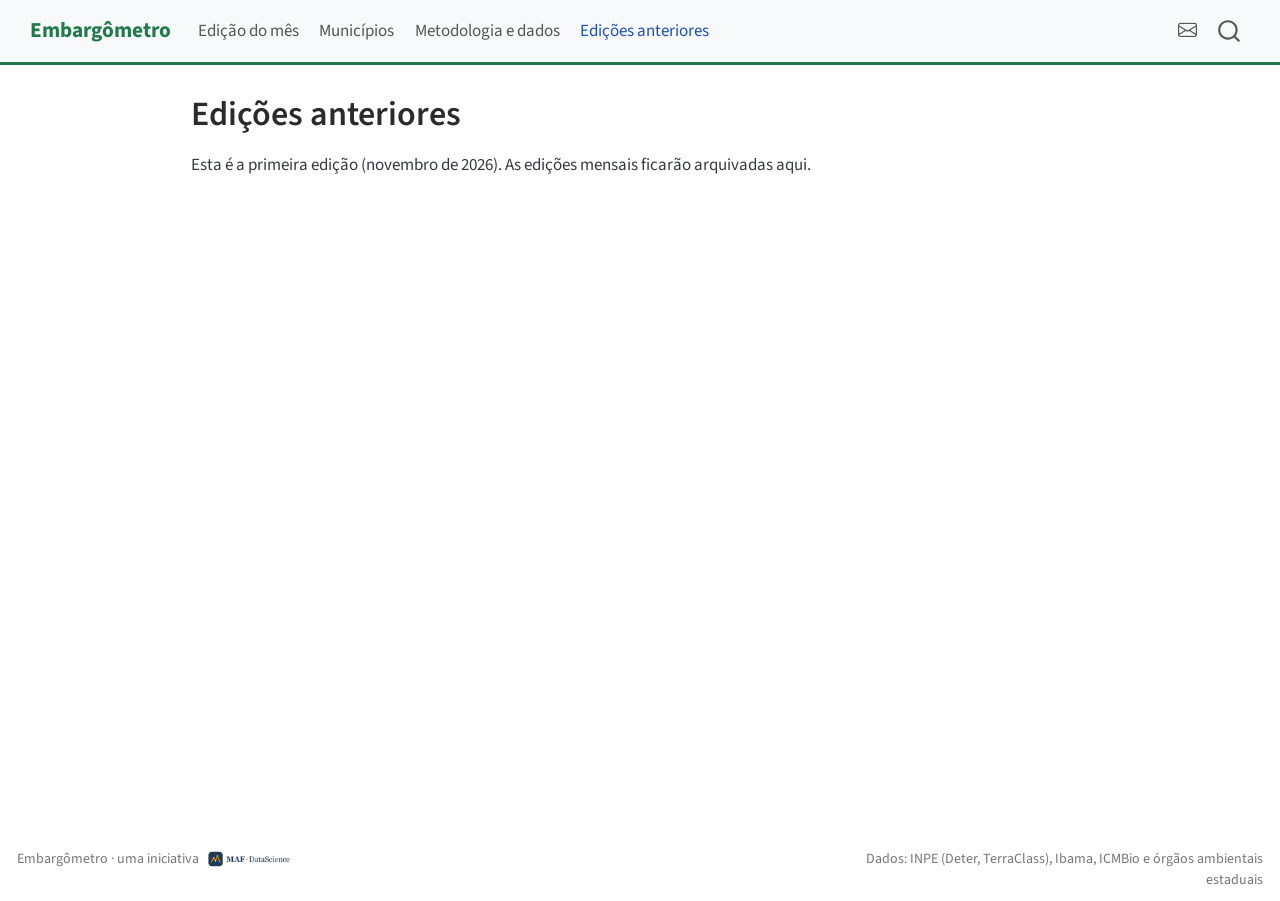
<file: edicoes.html>
<!DOCTYPE html>
<html xmlns="http://www.w3.org/1999/xhtml" lang="pt-BR" xml:lang="pt-BR"><head>

<meta charset="utf-8">
<meta name="generator" content="quarto-1.9.38">

<meta name="viewport" content="width=device-width, initial-scale=1.0, user-scalable=yes">


<title>Edições anteriores – Embargômetro</title>
<style>
/* Default styles provided by pandoc.
** See https://pandoc.org/MANUAL.html#variables-for-html for config info.
*/
code{white-space: pre-wrap;}
span.smallcaps{font-variant: small-caps;}
div.columns{display: flex; gap: min(4vw, 1.5em);}
div.column{flex: auto; overflow-x: auto;}
div.hanging-indent{margin-left: 1.5em; text-indent: -1.5em;}
ul.task-list{list-style: none;}
ul.task-list li input[type="checkbox"] {
  width: 0.8em;
  margin: 0 0.8em 0.2em -1em; /* quarto-specific, see https://github.com/quarto-dev/quarto-cli/issues/4556 */ 
  vertical-align: middle;
}
</style>


<script src="site_libs/quarto-nav/quarto-nav.js"></script>
<script src="site_libs/quarto-nav/headroom.min.js"></script>
<script src="site_libs/clipboard/clipboard.min.js"></script>
<script src="site_libs/quarto-search/autocomplete.umd.js"></script>
<script src="site_libs/quarto-search/fuse.min.js"></script>
<script src="site_libs/quarto-search/quarto-search.js"></script>
<meta name="quarto:offset" content="./">
<script src="site_libs/quarto-html/quarto.js" type="module"></script>
<script src="site_libs/quarto-html/tabsets/tabsets.js" type="module"></script>
<script src="site_libs/quarto-html/popper.min.js"></script>
<script src="site_libs/quarto-html/tippy.umd.min.js"></script>
<script src="site_libs/quarto-html/anchor.min.js"></script>
<link href="site_libs/quarto-html/tippy.css" rel="stylesheet">
<link href="site_libs/quarto-html/quarto-syntax-highlighting-15634bcf2e68342d4ad2dfa704d543f6.css" rel="stylesheet" id="quarto-text-highlighting-styles">
<script src="site_libs/bootstrap/bootstrap.min.js"></script>
<link href="site_libs/bootstrap/bootstrap-icons.css" rel="stylesheet">
<link href="site_libs/bootstrap/bootstrap-36ab07df65d306acf1d2a5f425d9f023.min.css" rel="stylesheet" append-hash="true" id="quarto-bootstrap" data-mode="light">
<script id="quarto-search-options" type="application/json">{
  "location": "navbar",
  "copy-button": false,
  "collapse-after": 3,
  "panel-placement": "end",
  "type": "overlay",
  "limit": 50,
  "keyboard-shortcut": [
    "f",
    "/",
    "s"
  ],
  "show-item-context": false,
  "language": {
    "search-no-results-text": "Nenhum resultado",
    "search-matching-documents-text": "documentos correspondentes",
    "search-copy-link-title": "Copiar link para a busca",
    "search-hide-matches-text": "Esconder correspondências adicionais",
    "search-more-match-text": "mais correspondência neste documento",
    "search-more-matches-text": "mais correspondências neste documento",
    "search-clear-button-title": "Limpar",
    "search-text-placeholder": "",
    "search-detached-cancel-button-title": "Cancelar",
    "search-submit-button-title": "Enviar",
    "search-label": "Procurar"
  }
}</script>
<!-- Fora dos buscadores até a rodada com especialistas (decisão de 03/11/2026). Retirar no lançamento. -->
<meta name="robots" content="noindex, nofollow">
<!-- Cloudflare Web Analytics -->
<script type="module" src="https://static.cloudflareinsights.com/beacon.min.js" data-cf-beacon="{&quot;token&quot;: &quot;3a98e32c29c140e9af32b290ad198d75&quot;}"></script>
<!-- End Cloudflare Web Analytics -->


<link rel="stylesheet" href="styles.css">
<meta property="og:title" content="Edições anteriores – Embargômetro">
<meta property="og:description" content="Observatório da resposta do poder público ao desmatamento na Amazônia Legal: do alerta do satélite ao embargo, município a município.">
<meta property="og:image" content="https://marcofaga.github.io/embargometro/images/maf-icone.png">
<meta property="og:site_name" content="Embargômetro">
<meta property="og:image:height" content="1000">
<meta property="og:image:width" content="1000">
<meta name="twitter:title" content="Edições anteriores – Embargômetro">
<meta name="twitter:description" content="Observatório da resposta do poder público ao desmatamento na Amazônia Legal: do alerta do satélite ao embargo, município a município.">
<meta name="twitter:image" content="https://marcofaga.github.io/embargometro/images/maf-icone.png">
<meta name="twitter:image-height" content="1000">
<meta name="twitter:image-width" content="1000">
<meta name="twitter:card" content="summary_large_image">
</head>

<body class="nav-fixed fullcontent quarto-light">

<div id="quarto-search-results"></div>
  <header id="quarto-header" class="headroom fixed-top">
    <nav class="navbar navbar-expand-lg " data-bs-theme="dark">
      <div class="navbar-container container-fluid">
      <div class="navbar-brand-container mx-auto">
    <a class="navbar-brand" href="./index.html">
    <span class="navbar-title">Embargômetro</span>
    </a>
  </div>
            <div id="quarto-search" class="" title="Procurar"></div>
          <button class="navbar-toggler" type="button" data-bs-toggle="collapse" data-bs-target="#navbarCollapse" aria-controls="navbarCollapse" role="menu" aria-expanded="false" aria-label="Alternar de navegação" onclick="if (window.quartoToggleHeadroom) { window.quartoToggleHeadroom(); }">
  <span class="navbar-toggler-icon"></span>
</button>
          <div class="collapse navbar-collapse" id="navbarCollapse">
            <ul class="navbar-nav navbar-nav-scroll me-auto">
  <li class="nav-item">
    <a class="nav-link" href="./index.html"> 
<span class="menu-text">Edição do mês</span></a>
  </li>  
  <li class="nav-item">
    <a class="nav-link" href="./municipios.html"> 
<span class="menu-text">Municípios</span></a>
  </li>  
  <li class="nav-item">
    <a class="nav-link" href="./metodologia.html"> 
<span class="menu-text">Metodologia e dados</span></a>
  </li>  
  <li class="nav-item">
    <a class="nav-link active" href="./edicoes.html" aria-current="page"> 
<span class="menu-text">Edições anteriores</span></a>
  </li>  
</ul>
            <ul class="navbar-nav navbar-nav-scroll ms-auto">
  <li class="nav-item compact">
    <a class="nav-link" href="mailto:mafdatascience@gmail.com"> <i class="bi bi-envelope" role="img" aria-label="Contato">
</i> 
<span class="menu-text"></span></a>
  </li>  
</ul>
          </div> <!-- /navcollapse -->
            <div class="quarto-navbar-tools">
</div>
      </div> <!-- /container-fluid -->
    </nav>
</header>
<!-- content -->
<div id="quarto-content" class="quarto-container page-columns page-rows-contents page-layout-article page-navbar">
<!-- sidebar -->
<!-- margin-sidebar -->
    
<!-- main -->
<main class="content" id="quarto-document-content">

<header id="title-block-header" class="quarto-title-block default">
<div class="quarto-title">
<h1 class="title">Edições anteriores</h1>
</div>



<div class="quarto-title-meta">

    
  
    
  </div>
  


</header>


<p>Esta é a primeira edição (novembro de 2026). As edições mensais ficarão arquivadas aqui.</p>



</main> <!-- /main -->
<script id="quarto-html-after-body" type="application/javascript">
  window.document.addEventListener("DOMContentLoaded", function (event) {
    const icon = "";
    const anchorJS = new window.AnchorJS();
    anchorJS.options = {
      placement: 'right',
      icon: icon
    };
    anchorJS.add('.anchored');
    const isCodeAnnotation = (el) => {
      for (const clz of el.classList) {
        if (clz.startsWith('code-annotation-')) {                     
          return true;
        }
      }
      return false;
    }
    const onCopySuccess = function(e) {
      // button target
      const button = e.trigger;
      // don't keep focus
      button.blur();
      // flash "checked"
      button.classList.add('code-copy-button-checked');
      var currentTitle = button.getAttribute("title");
      button.setAttribute("title", "Copiada");
      let tooltip;
      if (window.bootstrap) {
        button.setAttribute("data-bs-toggle", "tooltip");
        button.setAttribute("data-bs-placement", "left");
        button.setAttribute("data-bs-title", "Copiada");
        tooltip = new bootstrap.Tooltip(button, 
          { trigger: "manual", 
            customClass: "code-copy-button-tooltip",
            offset: [0, -8]});
        tooltip.show();    
      }
      setTimeout(function() {
        if (tooltip) {
          tooltip.hide();
          button.removeAttribute("data-bs-title");
          button.removeAttribute("data-bs-toggle");
          button.removeAttribute("data-bs-placement");
        }
        button.setAttribute("title", currentTitle);
        button.classList.remove('code-copy-button-checked');
      }, 1000);
      // clear code selection
      e.clearSelection();
    }
    const getTextToCopy = function(trigger) {
      const outerScaffold = trigger.parentElement.cloneNode(true);
      const codeEl = outerScaffold.querySelector('code');
      for (const childEl of codeEl.children) {
        if (isCodeAnnotation(childEl)) {
          childEl.remove();
        }
      }
      return codeEl.innerText;
    }
    const clipboard = new window.ClipboardJS('.code-copy-button:not([data-in-quarto-modal])', {
      text: getTextToCopy
    });
    clipboard.on('success', onCopySuccess);
    if (window.document.getElementById('quarto-embedded-source-code-modal')) {
      const clipboardModal = new window.ClipboardJS('.code-copy-button[data-in-quarto-modal]', {
        text: getTextToCopy,
        container: window.document.getElementById('quarto-embedded-source-code-modal')
      });
      clipboardModal.on('success', onCopySuccess);
    }
      var localhostRegex = new RegExp(/^(?:http|https):\/\/localhost\:?[0-9]*\//);
      var mailtoRegex = new RegExp(/^mailto:/);
        var filterRegex = new RegExp("https:\/\/marcofaga\.github\.io\/embargometro\/");
      var isInternal = (href) => {
          return filterRegex.test(href) || localhostRegex.test(href) || mailtoRegex.test(href);
      }
      // Inspect non-navigation links and adorn them if external
     var links = window.document.querySelectorAll('a[href]:not(.nav-link):not(.navbar-brand):not(.toc-action):not(.sidebar-link):not(.sidebar-item-toggle):not(.pagination-link):not(.no-external):not([aria-hidden]):not(.dropdown-item):not(.quarto-navigation-tool):not(.about-link)');
      for (var i=0; i<links.length; i++) {
        const link = links[i];
        if (!isInternal(link.href)) {
          // undo the damage that might have been done by quarto-nav.js in the case of
          // links that we want to consider external
          if (link.dataset.originalHref !== undefined) {
            link.href = link.dataset.originalHref;
          }
        }
      }
    function tippyHover(el, contentFn, onTriggerFn, onUntriggerFn) {
      const config = {
        allowHTML: true,
        maxWidth: 500,
        delay: 100,
        arrow: false,
        appendTo: function(el) {
            return el.parentElement;
        },
        interactive: true,
        interactiveBorder: 10,
        theme: 'quarto',
        placement: 'bottom-start',
      };
      if (contentFn) {
        config.content = contentFn;
      }
      if (onTriggerFn) {
        config.onTrigger = onTriggerFn;
      }
      if (onUntriggerFn) {
        config.onUntrigger = onUntriggerFn;
      }
      window.tippy(el, config); 
    }
    const noterefs = window.document.querySelectorAll('a[role="doc-noteref"]');
    for (var i=0; i<noterefs.length; i++) {
      const ref = noterefs[i];
      tippyHover(ref, function() {
        // use id or data attribute instead here
        let href = ref.getAttribute('data-footnote-href') || ref.getAttribute('href');
        try { href = new URL(href).hash; } catch {}
        const id = href.replace(/^#\/?/, "");
        const note = window.document.getElementById(id);
        if (note) {
          return note.innerHTML;
        } else {
          return "";
        }
      });
    }
    const xrefs = window.document.querySelectorAll('a.quarto-xref');
    const processXRef = (id, note) => {
      // Strip column container classes
      const stripColumnClz = (el) => {
        el.classList.remove("page-full", "page-columns");
        if (el.children) {
          for (const child of el.children) {
            stripColumnClz(child);
          }
        }
      }
      stripColumnClz(note)
      if (id === null || id.startsWith('sec-')) {
        // Special case sections, only their first couple elements
        const container = document.createElement("div");
        if (note.children && note.children.length > 2) {
          container.appendChild(note.children[0].cloneNode(true));
          for (let i = 1; i < note.children.length; i++) {
            const child = note.children[i];
            if (child.tagName === "P" && child.innerText === "") {
              continue;
            } else {
              container.appendChild(child.cloneNode(true));
              break;
            }
          }
          if (window.Quarto?.typesetMath) {
            window.Quarto.typesetMath(container);
          }
          return container.innerHTML
        } else {
          if (window.Quarto?.typesetMath) {
            window.Quarto.typesetMath(note);
          }
          return note.innerHTML;
        }
      } else {
        // Remove any anchor links if they are present
        const anchorLink = note.querySelector('a.anchorjs-link');
        if (anchorLink) {
          anchorLink.remove();
        }
        if (window.Quarto?.typesetMath) {
          window.Quarto.typesetMath(note);
        }
        if (note.classList.contains("callout")) {
          return note.outerHTML;
        } else {
          return note.innerHTML;
        }
      }
    }
    for (var i=0; i<xrefs.length; i++) {
      const xref = xrefs[i];
      tippyHover(xref, undefined, function(instance) {
        instance.disable();
        let url = xref.getAttribute('href');
        let hash = undefined; 
        if (url.startsWith('#')) {
          hash = url;
        } else {
          try { hash = new URL(url).hash; } catch {}
        }
        if (hash) {
          const id = hash.replace(/^#\/?/, "");
          const note = window.document.getElementById(id);
          if (note !== null) {
            try {
              const html = processXRef(id, note.cloneNode(true));
              instance.setContent(html);
            } finally {
              instance.enable();
              instance.show();
            }
          } else {
            // See if we can fetch this
            fetch(url.split('#')[0])
            .then(res => res.text())
            .then(html => {
              const parser = new DOMParser();
              const htmlDoc = parser.parseFromString(html, "text/html");
              const note = htmlDoc.getElementById(id);
              if (note !== null) {
                const html = processXRef(id, note);
                instance.setContent(html);
              } 
            }).finally(() => {
              instance.enable();
              instance.show();
            });
          }
        } else {
          // See if we can fetch a full url (with no hash to target)
          // This is a special case and we should probably do some content thinning / targeting
          fetch(url)
          .then(res => res.text())
          .then(html => {
            const parser = new DOMParser();
            const htmlDoc = parser.parseFromString(html, "text/html");
            const note = htmlDoc.querySelector('main.content');
            if (note !== null) {
              // This should only happen for chapter cross references
              // (since there is no id in the URL)
              // remove the first header
              if (note.children.length > 0 && note.children[0].tagName === "HEADER") {
                note.children[0].remove();
              }
              const html = processXRef(null, note);
              instance.setContent(html);
            } 
          }).finally(() => {
            instance.enable();
            instance.show();
          });
        }
      }, function(instance) {
      });
    }
        let selectedAnnoteEl;
        const selectorForAnnotation = ( cell, annotation) => {
          let cellAttr = 'data-code-cell="' + cell + '"';
          let lineAttr = 'data-code-annotation="' +  annotation + '"';
          const selector = 'span[' + cellAttr + '][' + lineAttr + ']';
          return selector;
        }
        const selectCodeLines = (annoteEl) => {
          const doc = window.document;
          const targetCell = annoteEl.getAttribute("data-target-cell");
          const targetAnnotation = annoteEl.getAttribute("data-target-annotation");
          const annoteSpan = window.document.querySelector(selectorForAnnotation(targetCell, targetAnnotation));
          const lines = annoteSpan.getAttribute("data-code-lines").split(",");
          const lineIds = lines.map((line) => {
            return targetCell + "-" + line;
          })
          let top = null;
          let height = null;
          let parent = null;
          if (lineIds.length > 0) {
              //compute the position of the single el (top and bottom and make a div)
              const el = window.document.getElementById(lineIds[0]);
              top = el.offsetTop;
              height = el.offsetHeight;
              parent = el.parentElement.parentElement;
            if (lineIds.length > 1) {
              const lastEl = window.document.getElementById(lineIds[lineIds.length - 1]);
              const bottom = lastEl.offsetTop + lastEl.offsetHeight;
              height = bottom - top;
            }
            if (top !== null && height !== null && parent !== null) {
              // cook up a div (if necessary) and position it 
              let div = window.document.getElementById("code-annotation-line-highlight");
              if (div === null) {
                div = window.document.createElement("div");
                div.setAttribute("id", "code-annotation-line-highlight");
                div.style.position = 'absolute';
                parent.appendChild(div);
              }
              div.style.top = top - 2 + "px";
              div.style.height = height + 4 + "px";
              div.style.left = 0;
              let gutterDiv = window.document.getElementById("code-annotation-line-highlight-gutter");
              if (gutterDiv === null) {
                gutterDiv = window.document.createElement("div");
                gutterDiv.setAttribute("id", "code-annotation-line-highlight-gutter");
                gutterDiv.style.position = 'absolute';
                const codeCell = window.document.getElementById(targetCell);
                const gutter = codeCell.querySelector('.code-annotation-gutter');
                gutter.appendChild(gutterDiv);
              }
              gutterDiv.style.top = top - 2 + "px";
              gutterDiv.style.height = height + 4 + "px";
            }
            selectedAnnoteEl = annoteEl;
          }
        };
        const unselectCodeLines = () => {
          const elementsIds = ["code-annotation-line-highlight", "code-annotation-line-highlight-gutter"];
          elementsIds.forEach((elId) => {
            const div = window.document.getElementById(elId);
            if (div) {
              div.remove();
            }
          });
          selectedAnnoteEl = undefined;
        };
          // Handle positioning of the toggle
      window.addEventListener(
        "resize",
        throttle(() => {
          elRect = undefined;
          if (selectedAnnoteEl) {
            selectCodeLines(selectedAnnoteEl);
          }
        }, 10)
      );
      function throttle(fn, ms) {
      let throttle = false;
      let timer;
        return (...args) => {
          if(!throttle) { // first call gets through
              fn.apply(this, args);
              throttle = true;
          } else { // all the others get throttled
              if(timer) clearTimeout(timer); // cancel #2
              timer = setTimeout(() => {
                fn.apply(this, args);
                timer = throttle = false;
              }, ms);
          }
        };
      }
        // Attach click handler to the DT
        const annoteDls = window.document.querySelectorAll('dt[data-target-cell]');
        for (const annoteDlNode of annoteDls) {
          annoteDlNode.addEventListener('click', (event) => {
            const clickedEl = event.target;
            if (clickedEl !== selectedAnnoteEl) {
              unselectCodeLines();
              const activeEl = window.document.querySelector('dt[data-target-cell].code-annotation-active');
              if (activeEl) {
                activeEl.classList.remove('code-annotation-active');
              }
              selectCodeLines(clickedEl);
              clickedEl.classList.add('code-annotation-active');
            } else {
              // Unselect the line
              unselectCodeLines();
              clickedEl.classList.remove('code-annotation-active');
            }
          });
        }
    const findCites = (el) => {
      const parentEl = el.parentElement;
      if (parentEl) {
        const cites = parentEl.dataset.cites;
        if (cites) {
          return {
            el,
            cites: cites.split(' ')
          };
        } else {
          return findCites(el.parentElement)
        }
      } else {
        return undefined;
      }
    };
    var bibliorefs = window.document.querySelectorAll('a[role="doc-biblioref"]');
    for (var i=0; i<bibliorefs.length; i++) {
      const ref = bibliorefs[i];
      const citeInfo = findCites(ref);
      if (citeInfo) {
        tippyHover(citeInfo.el, function() {
          var popup = window.document.createElement('div');
          citeInfo.cites.forEach(function(cite) {
            var citeDiv = window.document.createElement('div');
            citeDiv.classList.add('hanging-indent');
            citeDiv.classList.add('csl-entry');
            var biblioDiv = window.document.getElementById('ref-' + cite);
            if (biblioDiv) {
              citeDiv.innerHTML = biblioDiv.innerHTML;
            }
            popup.appendChild(citeDiv);
          });
          return popup.innerHTML;
        });
      }
    }
  });
  </script>
</div> <!-- /content -->
<footer class="footer">
  <div class="nav-footer">
    <div class="nav-footer-left">
<p>Embargômetro · uma iniciativa <a href="https://github.com/MAF-dataScience/"><img src="images/logo-small.png" alt="MAF dataScience" style="height:22px;vertical-align:middle;margin:0 2px 2px 4px"></a></p>
</div>   
    <div class="nav-footer-center">
      &nbsp;
    </div>
    <div class="nav-footer-right">
<p>Dados: INPE (Deter, TerraClass), Ibama, ICMBio e órgãos ambientais estaduais</p>
</div>
  </div>
</footer>




</body></html>
</file>
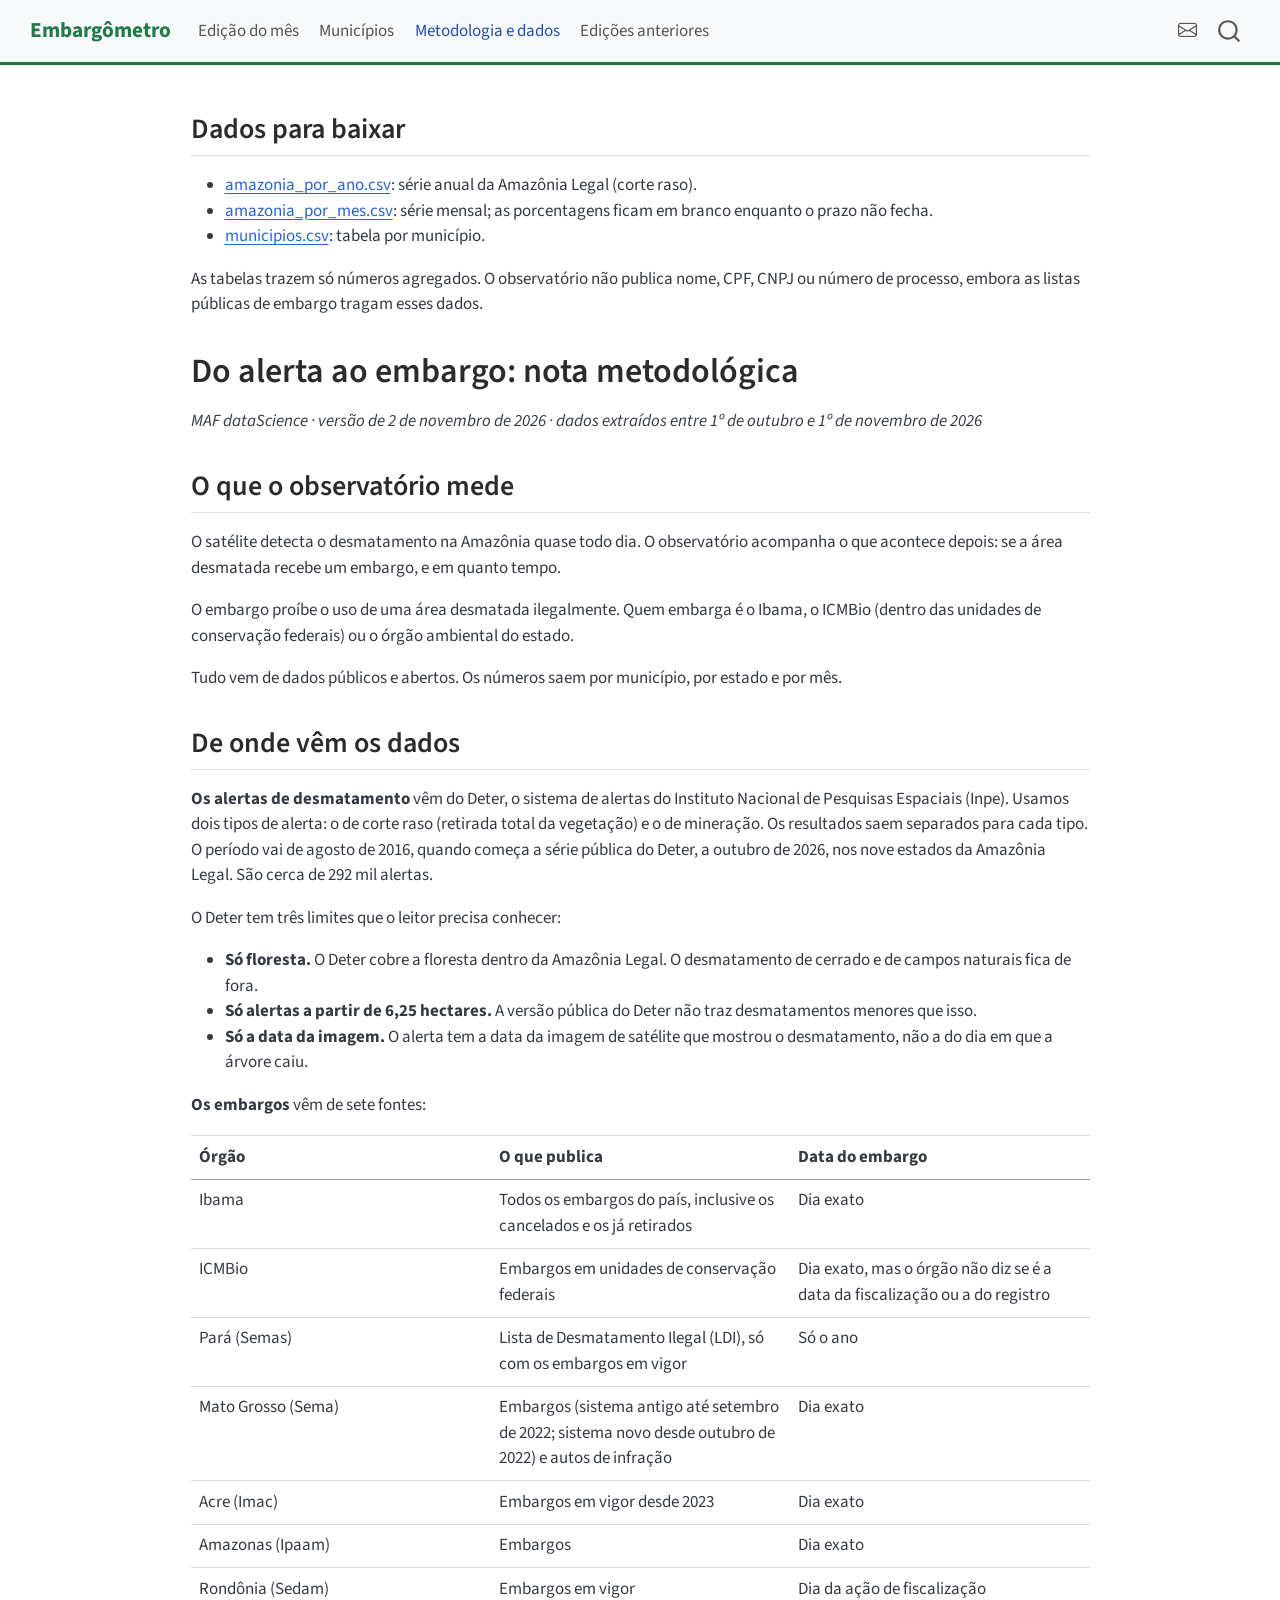
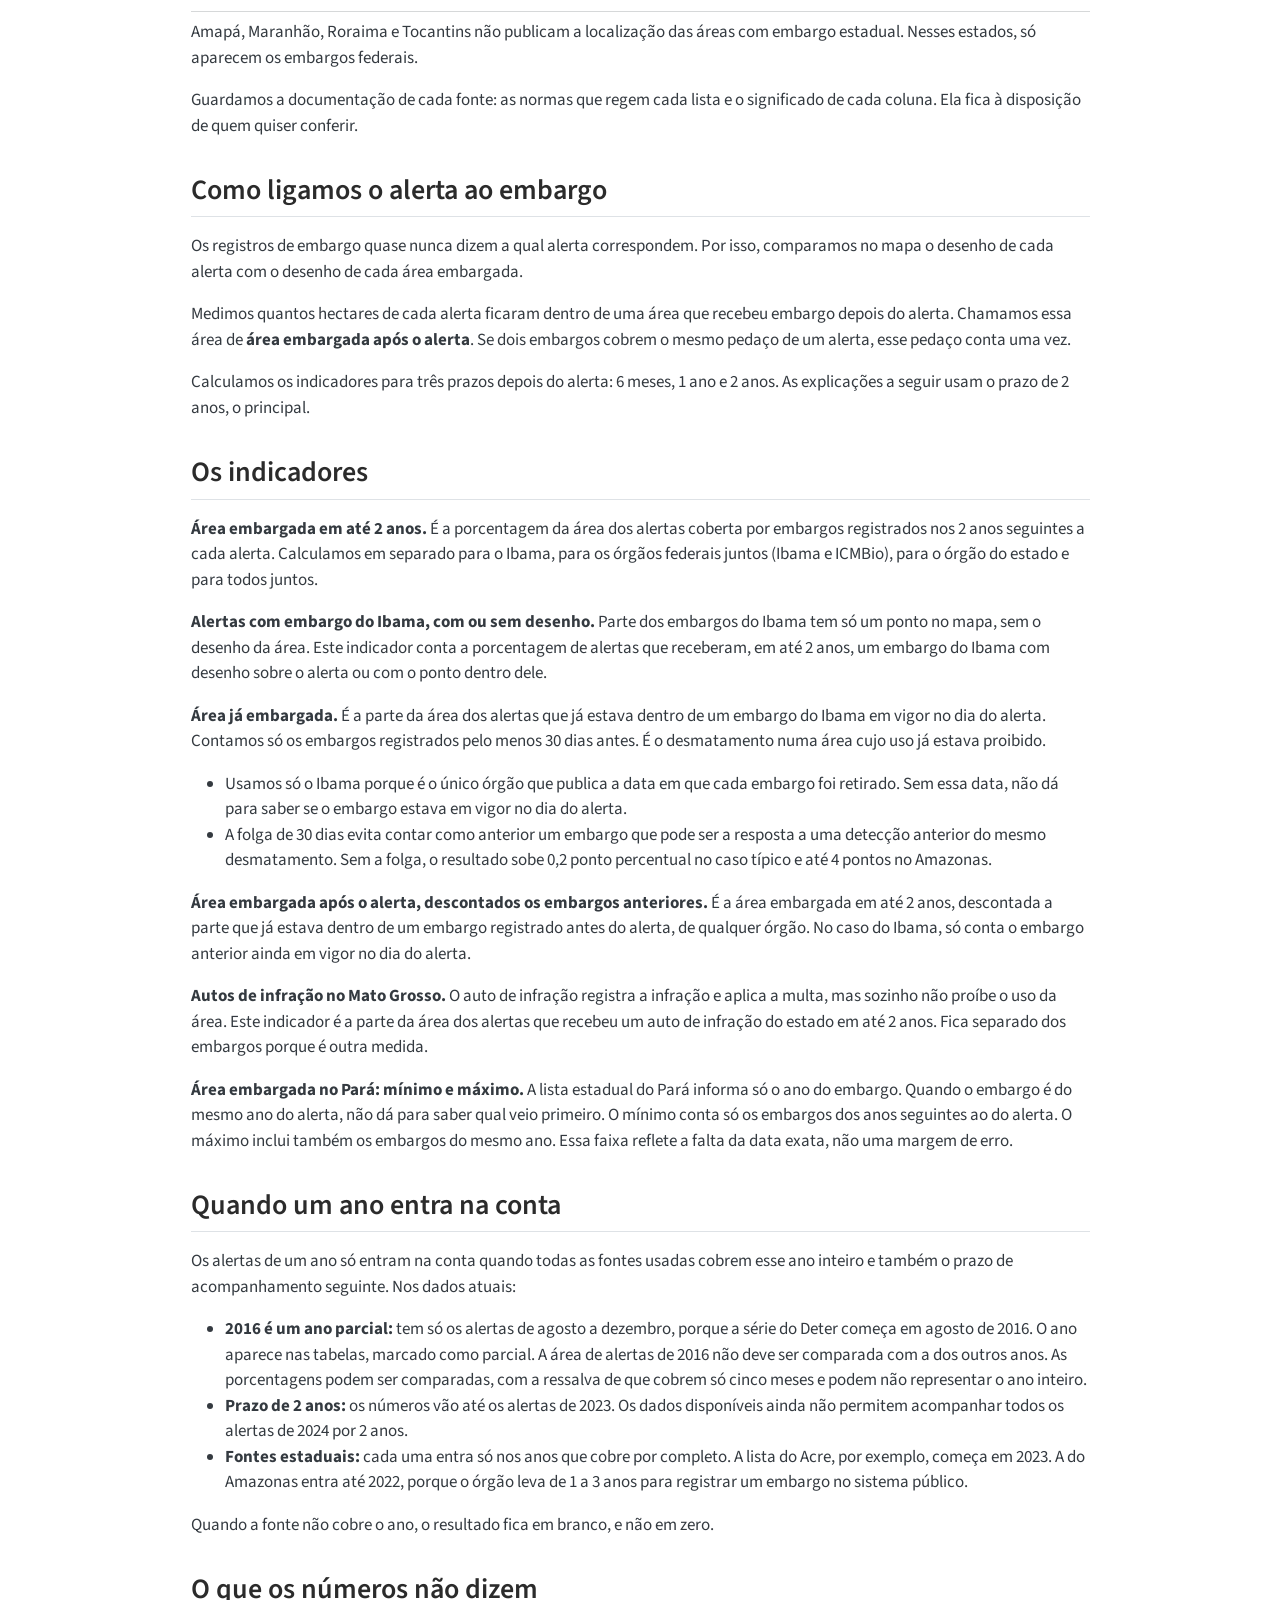
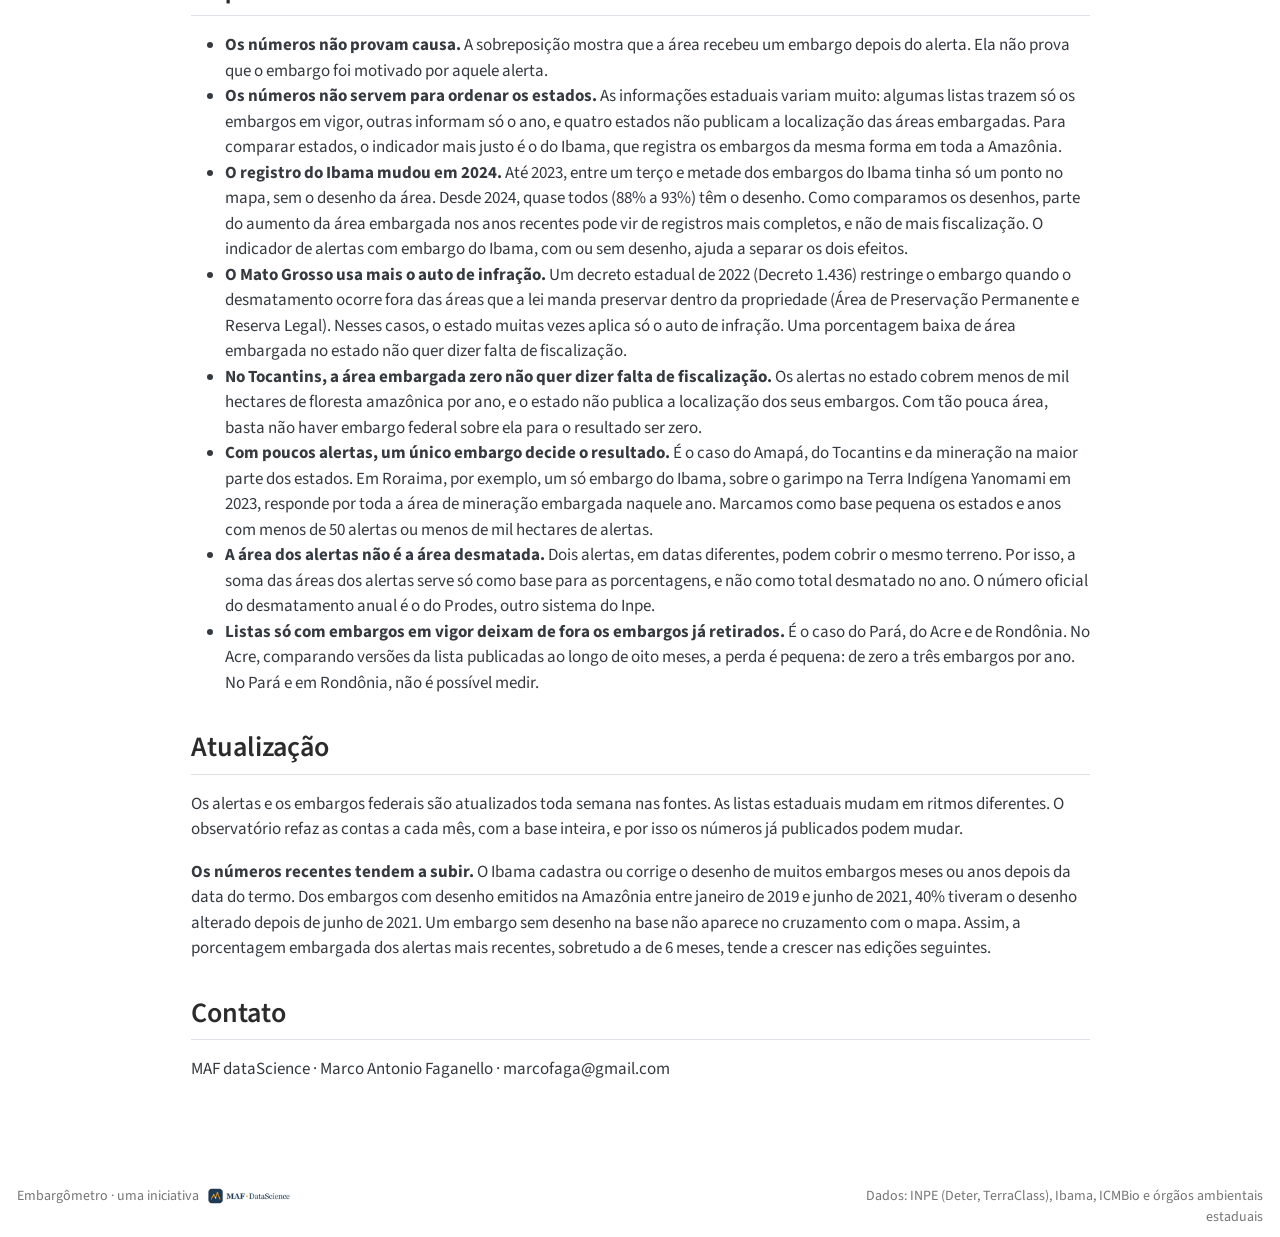
<file: metodologia.html>
<!DOCTYPE html>
<html xmlns="http://www.w3.org/1999/xhtml" lang="pt-BR" xml:lang="pt-BR"><head>

<meta charset="utf-8">
<meta name="generator" content="quarto-1.9.38">

<meta name="viewport" content="width=device-width, initial-scale=1.0, user-scalable=yes">


<title>Metodologia e dados · Embargômetro – Embargômetro</title>
<style>
/* Default styles provided by pandoc.
** See https://pandoc.org/MANUAL.html#variables-for-html for config info.
*/
code{white-space: pre-wrap;}
span.smallcaps{font-variant: small-caps;}
div.columns{display: flex; gap: min(4vw, 1.5em);}
div.column{flex: auto; overflow-x: auto;}
div.hanging-indent{margin-left: 1.5em; text-indent: -1.5em;}
ul.task-list{list-style: none;}
ul.task-list li input[type="checkbox"] {
  width: 0.8em;
  margin: 0 0.8em 0.2em -1em; /* quarto-specific, see https://github.com/quarto-dev/quarto-cli/issues/4556 */ 
  vertical-align: middle;
}
</style>


<script src="site_libs/quarto-nav/quarto-nav.js"></script>
<script src="site_libs/quarto-nav/headroom.min.js"></script>
<script src="site_libs/clipboard/clipboard.min.js"></script>
<script src="site_libs/quarto-search/autocomplete.umd.js"></script>
<script src="site_libs/quarto-search/fuse.min.js"></script>
<script src="site_libs/quarto-search/quarto-search.js"></script>
<meta name="quarto:offset" content="./">
<script src="site_libs/quarto-html/quarto.js" type="module"></script>
<script src="site_libs/quarto-html/tabsets/tabsets.js" type="module"></script>
<script src="site_libs/quarto-html/popper.min.js"></script>
<script src="site_libs/quarto-html/tippy.umd.min.js"></script>
<script src="site_libs/quarto-html/anchor.min.js"></script>
<link href="site_libs/quarto-html/tippy.css" rel="stylesheet">
<link href="site_libs/quarto-html/quarto-syntax-highlighting-15634bcf2e68342d4ad2dfa704d543f6.css" rel="stylesheet" id="quarto-text-highlighting-styles">
<script src="site_libs/bootstrap/bootstrap.min.js"></script>
<link href="site_libs/bootstrap/bootstrap-icons.css" rel="stylesheet">
<link href="site_libs/bootstrap/bootstrap-36ab07df65d306acf1d2a5f425d9f023.min.css" rel="stylesheet" append-hash="true" id="quarto-bootstrap" data-mode="light">
<script id="quarto-search-options" type="application/json">{
  "location": "navbar",
  "copy-button": false,
  "collapse-after": 3,
  "panel-placement": "end",
  "type": "overlay",
  "limit": 50,
  "keyboard-shortcut": [
    "f",
    "/",
    "s"
  ],
  "show-item-context": false,
  "language": {
    "search-no-results-text": "Nenhum resultado",
    "search-matching-documents-text": "documentos correspondentes",
    "search-copy-link-title": "Copiar link para a busca",
    "search-hide-matches-text": "Esconder correspondências adicionais",
    "search-more-match-text": "mais correspondência neste documento",
    "search-more-matches-text": "mais correspondências neste documento",
    "search-clear-button-title": "Limpar",
    "search-text-placeholder": "",
    "search-detached-cancel-button-title": "Cancelar",
    "search-submit-button-title": "Enviar",
    "search-label": "Procurar"
  }
}</script>
<!-- Fora dos buscadores até a rodada com especialistas (decisão de 03/11/2026). Retirar no lançamento. -->
<meta name="robots" content="noindex, nofollow">
<!-- Cloudflare Web Analytics -->
<script type="module" src="https://static.cloudflareinsights.com/beacon.min.js" data-cf-beacon="{&quot;token&quot;: &quot;3a98e32c29c140e9af32b290ad198d75&quot;}"></script>
<!-- End Cloudflare Web Analytics -->


<link rel="stylesheet" href="styles.css">
<meta property="og:title" content="Metodologia e dados · Embargômetro">
<meta property="og:description" content="Observatório da resposta do poder público ao desmatamento na Amazônia Legal: do alerta do satélite ao embargo, município a município.">
<meta property="og:image" content="https://marcofaga.github.io/embargometro/images/maf-icone.png">
<meta property="og:site_name" content="Embargômetro">
<meta property="og:image:height" content="1000">
<meta property="og:image:width" content="1000">
<meta name="twitter:title" content="Metodologia e dados · Embargômetro">
<meta name="twitter:description" content="Observatório da resposta do poder público ao desmatamento na Amazônia Legal: do alerta do satélite ao embargo, município a município.">
<meta name="twitter:image" content="https://marcofaga.github.io/embargometro/images/maf-icone.png">
<meta name="twitter:image-height" content="1000">
<meta name="twitter:image-width" content="1000">
<meta name="twitter:card" content="summary_large_image">
</head>

<body class="nav-fixed fullcontent quarto-light">

<div id="quarto-search-results"></div>
  <header id="quarto-header" class="headroom fixed-top">
    <nav class="navbar navbar-expand-lg " data-bs-theme="dark">
      <div class="navbar-container container-fluid">
      <div class="navbar-brand-container mx-auto">
    <a class="navbar-brand" href="./index.html">
    <span class="navbar-title">Embargômetro</span>
    </a>
  </div>
            <div id="quarto-search" class="" title="Procurar"></div>
          <button class="navbar-toggler" type="button" data-bs-toggle="collapse" data-bs-target="#navbarCollapse" aria-controls="navbarCollapse" role="menu" aria-expanded="false" aria-label="Alternar de navegação" onclick="if (window.quartoToggleHeadroom) { window.quartoToggleHeadroom(); }">
  <span class="navbar-toggler-icon"></span>
</button>
          <div class="collapse navbar-collapse" id="navbarCollapse">
            <ul class="navbar-nav navbar-nav-scroll me-auto">
  <li class="nav-item">
    <a class="nav-link" href="./index.html"> 
<span class="menu-text">Edição do mês</span></a>
  </li>  
  <li class="nav-item">
    <a class="nav-link" href="./municipios.html"> 
<span class="menu-text">Municípios</span></a>
  </li>  
  <li class="nav-item">
    <a class="nav-link active" href="./metodologia.html" aria-current="page"> 
<span class="menu-text">Metodologia e dados</span></a>
  </li>  
  <li class="nav-item">
    <a class="nav-link" href="./edicoes.html"> 
<span class="menu-text">Edições anteriores</span></a>
  </li>  
</ul>
            <ul class="navbar-nav navbar-nav-scroll ms-auto">
  <li class="nav-item compact">
    <a class="nav-link" href="mailto:mafdatascience@gmail.com"> <i class="bi bi-envelope" role="img" aria-label="Contato">
</i> 
<span class="menu-text"></span></a>
  </li>  
</ul>
          </div> <!-- /navcollapse -->
            <div class="quarto-navbar-tools">
</div>
      </div> <!-- /container-fluid -->
    </nav>
</header>
<!-- content -->
<div id="quarto-content" class="quarto-container page-columns page-rows-contents page-layout-article page-navbar">
<!-- sidebar -->
<!-- margin-sidebar -->
    
<!-- main -->
<main class="content" id="quarto-document-content"><header id="title-block-header" class="quarto-title-block"></header>




<section id="dados-para-baixar" class="level2">
<h2 class="anchored" data-anchor-id="dados-para-baixar">Dados para baixar</h2>
<ul>
<li><a href="dados/amazonia_por_ano.csv">amazonia_por_ano.csv</a>: série anual da Amazônia Legal (corte raso).</li>
<li><a href="dados/amazonia_por_mes.csv">amazonia_por_mes.csv</a>: série mensal; as porcentagens ficam em branco enquanto o prazo não fecha.</li>
<li><a href="dados/municipios.csv">municipios.csv</a>: tabela por município.</li>
</ul>
<p>As tabelas trazem só números agregados. O observatório não publica nome, CPF, CNPJ ou número de processo, embora as listas públicas de embargo tragam esses dados.</p>
</section>
<section id="do-alerta-ao-embargo-nota-metodológica" class="level1">
<h1>Do alerta ao embargo: nota metodológica</h1>
<p><em>MAF dataScience · versão de 2 de novembro de 2026 · dados extraídos entre 1º de outubro e 1º de novembro de 2026</em></p>
<section id="o-que-o-observatório-mede" class="level2">
<h2 class="anchored" data-anchor-id="o-que-o-observatório-mede">O que o observatório mede</h2>
<p>O satélite detecta o desmatamento na Amazônia quase todo dia. O observatório acompanha o que acontece depois: se a área desmatada recebe um embargo, e em quanto tempo.</p>
<p>O embargo proíbe o uso de uma área desmatada ilegalmente. Quem embarga é o Ibama, o ICMBio (dentro das unidades de conservação federais) ou o órgão ambiental do estado.</p>
<p>Tudo vem de dados públicos e abertos. Os números saem por município, por estado e por mês.</p>
</section>
<section id="de-onde-vêm-os-dados" class="level2">
<h2 class="anchored" data-anchor-id="de-onde-vêm-os-dados">De onde vêm os dados</h2>
<p><strong>Os alertas de desmatamento</strong> vêm do Deter, o sistema de alertas do Instituto Nacional de Pesquisas Espaciais (Inpe). Usamos dois tipos de alerta: o de corte raso (retirada total da vegetação) e o de mineração. Os resultados saem separados para cada tipo. O período vai de agosto de 2016, quando começa a série pública do Deter, a outubro de 2026, nos nove estados da Amazônia Legal. São cerca de 292 mil alertas.</p>
<p>O Deter tem três limites que o leitor precisa conhecer:</p>
<ul>
<li><strong>Só floresta.</strong> O Deter cobre a floresta dentro da Amazônia Legal. O desmatamento de cerrado e de campos naturais fica de fora.</li>
<li><strong>Só alertas a partir de 6,25 hectares.</strong> A versão pública do Deter não traz desmatamentos menores que isso.</li>
<li><strong>Só a data da imagem.</strong> O alerta tem a data da imagem de satélite que mostrou o desmatamento, não a do dia em que a árvore caiu.</li>
</ul>
<p><strong>Os embargos</strong> vêm de sete fontes:</p>
<table class="caption-top table">
<colgroup>
<col style="width: 33%">
<col style="width: 33%">
<col style="width: 33%">
</colgroup>
<thead>
<tr class="header">
<th>Órgão</th>
<th>O que publica</th>
<th>Data do embargo</th>
</tr>
</thead>
<tbody>
<tr class="odd">
<td>Ibama</td>
<td>Todos os embargos do país, inclusive os cancelados e os já retirados</td>
<td>Dia exato</td>
</tr>
<tr class="even">
<td>ICMBio</td>
<td>Embargos em unidades de conservação federais</td>
<td>Dia exato, mas o órgão não diz se é a data da fiscalização ou a do registro</td>
</tr>
<tr class="odd">
<td>Pará (Semas)</td>
<td>Lista de Desmatamento Ilegal (LDI), só com os embargos em vigor</td>
<td>Só o ano</td>
</tr>
<tr class="even">
<td>Mato Grosso (Sema)</td>
<td>Embargos (sistema antigo até setembro de 2022; sistema novo desde outubro de 2022) e autos de infração</td>
<td>Dia exato</td>
</tr>
<tr class="odd">
<td>Acre (Imac)</td>
<td>Embargos em vigor desde 2023</td>
<td>Dia exato</td>
</tr>
<tr class="even">
<td>Amazonas (Ipaam)</td>
<td>Embargos</td>
<td>Dia exato</td>
</tr>
<tr class="odd">
<td>Rondônia (Sedam)</td>
<td>Embargos em vigor</td>
<td>Dia da ação de fiscalização</td>
</tr>
</tbody>
</table>
<p>Amapá, Maranhão, Roraima e Tocantins não publicam a localização das áreas com embargo estadual. Nesses estados, só aparecem os embargos federais.</p>
<p>Guardamos a documentação de cada fonte: as normas que regem cada lista e o significado de cada coluna. Ela fica à disposição de quem quiser conferir.</p>
</section>
<section id="como-ligamos-o-alerta-ao-embargo" class="level2">
<h2 class="anchored" data-anchor-id="como-ligamos-o-alerta-ao-embargo">Como ligamos o alerta ao embargo</h2>
<p>Os registros de embargo quase nunca dizem a qual alerta correspondem. Por isso, comparamos no mapa o desenho de cada alerta com o desenho de cada área embargada.</p>
<p>Medimos quantos hectares de cada alerta ficaram dentro de uma área que recebeu embargo depois do alerta. Chamamos essa área de <strong>área embargada após o alerta</strong>. Se dois embargos cobrem o mesmo pedaço de um alerta, esse pedaço conta uma vez.</p>
<p>Calculamos os indicadores para três prazos depois do alerta: 6 meses, 1 ano e 2 anos. As explicações a seguir usam o prazo de 2 anos, o principal.</p>
</section>
<section id="os-indicadores" class="level2">
<h2 class="anchored" data-anchor-id="os-indicadores">Os indicadores</h2>
<p><strong>Área embargada em até 2 anos.</strong> É a porcentagem da área dos alertas coberta por embargos registrados nos 2 anos seguintes a cada alerta. Calculamos em separado para o Ibama, para os órgãos federais juntos (Ibama e ICMBio), para o órgão do estado e para todos juntos.</p>
<p><strong>Alertas com embargo do Ibama, com ou sem desenho.</strong> Parte dos embargos do Ibama tem só um ponto no mapa, sem o desenho da área. Este indicador conta a porcentagem de alertas que receberam, em até 2 anos, um embargo do Ibama com desenho sobre o alerta ou com o ponto dentro dele.</p>
<p><strong>Área já embargada.</strong> É a parte da área dos alertas que já estava dentro de um embargo do Ibama em vigor no dia do alerta. Contamos só os embargos registrados pelo menos 30 dias antes. É o desmatamento numa área cujo uso já estava proibido.</p>
<ul>
<li>Usamos só o Ibama porque é o único órgão que publica a data em que cada embargo foi retirado. Sem essa data, não dá para saber se o embargo estava em vigor no dia do alerta.</li>
<li>A folga de 30 dias evita contar como anterior um embargo que pode ser a resposta a uma detecção anterior do mesmo desmatamento. Sem a folga, o resultado sobe 0,2 ponto percentual no caso típico e até 4 pontos no Amazonas.</li>
</ul>
<p><strong>Área embargada após o alerta, descontados os embargos anteriores.</strong> É a área embargada em até 2 anos, descontada a parte que já estava dentro de um embargo registrado antes do alerta, de qualquer órgão. No caso do Ibama, só conta o embargo anterior ainda em vigor no dia do alerta.</p>
<p><strong>Autos de infração no Mato Grosso.</strong> O auto de infração registra a infração e aplica a multa, mas sozinho não proíbe o uso da área. Este indicador é a parte da área dos alertas que recebeu um auto de infração do estado em até 2 anos. Fica separado dos embargos porque é outra medida.</p>
<p><strong>Área embargada no Pará: mínimo e máximo.</strong> A lista estadual do Pará informa só o ano do embargo. Quando o embargo é do mesmo ano do alerta, não dá para saber qual veio primeiro. O mínimo conta só os embargos dos anos seguintes ao do alerta. O máximo inclui também os embargos do mesmo ano. Essa faixa reflete a falta da data exata, não uma margem de erro.</p>
</section>
<section id="quando-um-ano-entra-na-conta" class="level2">
<h2 class="anchored" data-anchor-id="quando-um-ano-entra-na-conta">Quando um ano entra na conta</h2>
<p>Os alertas de um ano só entram na conta quando todas as fontes usadas cobrem esse ano inteiro e também o prazo de acompanhamento seguinte. Nos dados atuais:</p>
<ul>
<li><strong>2016 é um ano parcial:</strong> tem só os alertas de agosto a dezembro, porque a série do Deter começa em agosto de 2016. O ano aparece nas tabelas, marcado como parcial. A área de alertas de 2016 não deve ser comparada com a dos outros anos. As porcentagens podem ser comparadas, com a ressalva de que cobrem só cinco meses e podem não representar o ano inteiro.</li>
<li><strong>Prazo de 2 anos:</strong> os números vão até os alertas de 2023. Os dados disponíveis ainda não permitem acompanhar todos os alertas de 2024 por 2 anos.</li>
<li><strong>Fontes estaduais:</strong> cada uma entra só nos anos que cobre por completo. A lista do Acre, por exemplo, começa em 2023. A do Amazonas entra até 2022, porque o órgão leva de 1 a 3 anos para registrar um embargo no sistema público.</li>
</ul>
<p>Quando a fonte não cobre o ano, o resultado fica em branco, e não em zero.</p>
</section>
<section id="o-que-os-números-não-dizem" class="level2">
<h2 class="anchored" data-anchor-id="o-que-os-números-não-dizem">O que os números não dizem</h2>
<ul>
<li><strong>Os números não provam causa.</strong> A sobreposição mostra que a área recebeu um embargo depois do alerta. Ela não prova que o embargo foi motivado por aquele alerta.</li>
<li><strong>Os números não servem para ordenar os estados.</strong> As informações estaduais variam muito: algumas listas trazem só os embargos em vigor, outras informam só o ano, e quatro estados não publicam a localização das áreas embargadas. Para comparar estados, o indicador mais justo é o do Ibama, que registra os embargos da mesma forma em toda a Amazônia.</li>
<li><strong>O registro do Ibama mudou em 2024.</strong> Até 2023, entre um terço e metade dos embargos do Ibama tinha só um ponto no mapa, sem o desenho da área. Desde 2024, quase todos (88% a 93%) têm o desenho. Como comparamos os desenhos, parte do aumento da área embargada nos anos recentes pode vir de registros mais completos, e não de mais fiscalização. O indicador de alertas com embargo do Ibama, com ou sem desenho, ajuda a separar os dois efeitos.</li>
<li><strong>O Mato Grosso usa mais o auto de infração.</strong> Um decreto estadual de 2022 (Decreto 1.436) restringe o embargo quando o desmatamento ocorre fora das áreas que a lei manda preservar dentro da propriedade (Área de Preservação Permanente e Reserva Legal). Nesses casos, o estado muitas vezes aplica só o auto de infração. Uma porcentagem baixa de área embargada no estado não quer dizer falta de fiscalização.</li>
<li><strong>No Tocantins, a área embargada zero não quer dizer falta de fiscalização.</strong> Os alertas no estado cobrem menos de mil hectares de floresta amazônica por ano, e o estado não publica a localização dos seus embargos. Com tão pouca área, basta não haver embargo federal sobre ela para o resultado ser zero.</li>
<li><strong>Com poucos alertas, um único embargo decide o resultado.</strong> É o caso do Amapá, do Tocantins e da mineração na maior parte dos estados. Em Roraima, por exemplo, um só embargo do Ibama, sobre o garimpo na Terra Indígena Yanomami em 2023, responde por toda a área de mineração embargada naquele ano. Marcamos como base pequena os estados e anos com menos de 50 alertas ou menos de mil hectares de alertas.</li>
<li><strong>A área dos alertas não é a área desmatada.</strong> Dois alertas, em datas diferentes, podem cobrir o mesmo terreno. Por isso, a soma das áreas dos alertas serve só como base para as porcentagens, e não como total desmatado no ano. O número oficial do desmatamento anual é o do Prodes, outro sistema do Inpe.</li>
<li><strong>Listas só com embargos em vigor deixam de fora os embargos já retirados.</strong> É o caso do Pará, do Acre e de Rondônia. No Acre, comparando versões da lista publicadas ao longo de oito meses, a perda é pequena: de zero a três embargos por ano. No Pará e em Rondônia, não é possível medir.</li>
</ul>
</section>
<section id="atualização" class="level2">
<h2 class="anchored" data-anchor-id="atualização">Atualização</h2>
<p>Os alertas e os embargos federais são atualizados toda semana nas fontes. As listas estaduais mudam em ritmos diferentes. O observatório refaz as contas a cada mês, com a base inteira, e por isso os números já publicados podem mudar.</p>
<p><strong>Os números recentes tendem a subir.</strong> O Ibama cadastra ou corrige o desenho de muitos embargos meses ou anos depois da data do termo. Dos embargos com desenho emitidos na Amazônia entre janeiro de 2019 e junho de 2021, 40% tiveram o desenho alterado depois de junho de 2021. Um embargo sem desenho na base não aparece no cruzamento com o mapa. Assim, a porcentagem embargada dos alertas mais recentes, sobretudo a de 6 meses, tende a crescer nas edições seguintes.</p>
</section>
<section id="contato" class="level2">
<h2 class="anchored" data-anchor-id="contato">Contato</h2>
<p>MAF dataScience · Marco Antonio Faganello · marcofaga@gmail.com</p>


</section>
</section>

</main> <!-- /main -->
<script id="quarto-html-after-body" type="application/javascript">
  window.document.addEventListener("DOMContentLoaded", function (event) {
    const icon = "";
    const anchorJS = new window.AnchorJS();
    anchorJS.options = {
      placement: 'right',
      icon: icon
    };
    anchorJS.add('.anchored');
    const isCodeAnnotation = (el) => {
      for (const clz of el.classList) {
        if (clz.startsWith('code-annotation-')) {                     
          return true;
        }
      }
      return false;
    }
    const onCopySuccess = function(e) {
      // button target
      const button = e.trigger;
      // don't keep focus
      button.blur();
      // flash "checked"
      button.classList.add('code-copy-button-checked');
      var currentTitle = button.getAttribute("title");
      button.setAttribute("title", "Copiada");
      let tooltip;
      if (window.bootstrap) {
        button.setAttribute("data-bs-toggle", "tooltip");
        button.setAttribute("data-bs-placement", "left");
        button.setAttribute("data-bs-title", "Copiada");
        tooltip = new bootstrap.Tooltip(button, 
          { trigger: "manual", 
            customClass: "code-copy-button-tooltip",
            offset: [0, -8]});
        tooltip.show();    
      }
      setTimeout(function() {
        if (tooltip) {
          tooltip.hide();
          button.removeAttribute("data-bs-title");
          button.removeAttribute("data-bs-toggle");
          button.removeAttribute("data-bs-placement");
        }
        button.setAttribute("title", currentTitle);
        button.classList.remove('code-copy-button-checked');
      }, 1000);
      // clear code selection
      e.clearSelection();
    }
    const getTextToCopy = function(trigger) {
      const outerScaffold = trigger.parentElement.cloneNode(true);
      const codeEl = outerScaffold.querySelector('code');
      for (const childEl of codeEl.children) {
        if (isCodeAnnotation(childEl)) {
          childEl.remove();
        }
      }
      return codeEl.innerText;
    }
    const clipboard = new window.ClipboardJS('.code-copy-button:not([data-in-quarto-modal])', {
      text: getTextToCopy
    });
    clipboard.on('success', onCopySuccess);
    if (window.document.getElementById('quarto-embedded-source-code-modal')) {
      const clipboardModal = new window.ClipboardJS('.code-copy-button[data-in-quarto-modal]', {
        text: getTextToCopy,
        container: window.document.getElementById('quarto-embedded-source-code-modal')
      });
      clipboardModal.on('success', onCopySuccess);
    }
      var localhostRegex = new RegExp(/^(?:http|https):\/\/localhost\:?[0-9]*\//);
      var mailtoRegex = new RegExp(/^mailto:/);
        var filterRegex = new RegExp("https:\/\/marcofaga\.github\.io\/embargometro\/");
      var isInternal = (href) => {
          return filterRegex.test(href) || localhostRegex.test(href) || mailtoRegex.test(href);
      }
      // Inspect non-navigation links and adorn them if external
     var links = window.document.querySelectorAll('a[href]:not(.nav-link):not(.navbar-brand):not(.toc-action):not(.sidebar-link):not(.sidebar-item-toggle):not(.pagination-link):not(.no-external):not([aria-hidden]):not(.dropdown-item):not(.quarto-navigation-tool):not(.about-link)');
      for (var i=0; i<links.length; i++) {
        const link = links[i];
        if (!isInternal(link.href)) {
          // undo the damage that might have been done by quarto-nav.js in the case of
          // links that we want to consider external
          if (link.dataset.originalHref !== undefined) {
            link.href = link.dataset.originalHref;
          }
        }
      }
    function tippyHover(el, contentFn, onTriggerFn, onUntriggerFn) {
      const config = {
        allowHTML: true,
        maxWidth: 500,
        delay: 100,
        arrow: false,
        appendTo: function(el) {
            return el.parentElement;
        },
        interactive: true,
        interactiveBorder: 10,
        theme: 'quarto',
        placement: 'bottom-start',
      };
      if (contentFn) {
        config.content = contentFn;
      }
      if (onTriggerFn) {
        config.onTrigger = onTriggerFn;
      }
      if (onUntriggerFn) {
        config.onUntrigger = onUntriggerFn;
      }
      window.tippy(el, config); 
    }
    const noterefs = window.document.querySelectorAll('a[role="doc-noteref"]');
    for (var i=0; i<noterefs.length; i++) {
      const ref = noterefs[i];
      tippyHover(ref, function() {
        // use id or data attribute instead here
        let href = ref.getAttribute('data-footnote-href') || ref.getAttribute('href');
        try { href = new URL(href).hash; } catch {}
        const id = href.replace(/^#\/?/, "");
        const note = window.document.getElementById(id);
        if (note) {
          return note.innerHTML;
        } else {
          return "";
        }
      });
    }
    const xrefs = window.document.querySelectorAll('a.quarto-xref');
    const processXRef = (id, note) => {
      // Strip column container classes
      const stripColumnClz = (el) => {
        el.classList.remove("page-full", "page-columns");
        if (el.children) {
          for (const child of el.children) {
            stripColumnClz(child);
          }
        }
      }
      stripColumnClz(note)
      if (id === null || id.startsWith('sec-')) {
        // Special case sections, only their first couple elements
        const container = document.createElement("div");
        if (note.children && note.children.length > 2) {
          container.appendChild(note.children[0].cloneNode(true));
          for (let i = 1; i < note.children.length; i++) {
            const child = note.children[i];
            if (child.tagName === "P" && child.innerText === "") {
              continue;
            } else {
              container.appendChild(child.cloneNode(true));
              break;
            }
          }
          if (window.Quarto?.typesetMath) {
            window.Quarto.typesetMath(container);
          }
          return container.innerHTML
        } else {
          if (window.Quarto?.typesetMath) {
            window.Quarto.typesetMath(note);
          }
          return note.innerHTML;
        }
      } else {
        // Remove any anchor links if they are present
        const anchorLink = note.querySelector('a.anchorjs-link');
        if (anchorLink) {
          anchorLink.remove();
        }
        if (window.Quarto?.typesetMath) {
          window.Quarto.typesetMath(note);
        }
        if (note.classList.contains("callout")) {
          return note.outerHTML;
        } else {
          return note.innerHTML;
        }
      }
    }
    for (var i=0; i<xrefs.length; i++) {
      const xref = xrefs[i];
      tippyHover(xref, undefined, function(instance) {
        instance.disable();
        let url = xref.getAttribute('href');
        let hash = undefined; 
        if (url.startsWith('#')) {
          hash = url;
        } else {
          try { hash = new URL(url).hash; } catch {}
        }
        if (hash) {
          const id = hash.replace(/^#\/?/, "");
          const note = window.document.getElementById(id);
          if (note !== null) {
            try {
              const html = processXRef(id, note.cloneNode(true));
              instance.setContent(html);
            } finally {
              instance.enable();
              instance.show();
            }
          } else {
            // See if we can fetch this
            fetch(url.split('#')[0])
            .then(res => res.text())
            .then(html => {
              const parser = new DOMParser();
              const htmlDoc = parser.parseFromString(html, "text/html");
              const note = htmlDoc.getElementById(id);
              if (note !== null) {
                const html = processXRef(id, note);
                instance.setContent(html);
              } 
            }).finally(() => {
              instance.enable();
              instance.show();
            });
          }
        } else {
          // See if we can fetch a full url (with no hash to target)
          // This is a special case and we should probably do some content thinning / targeting
          fetch(url)
          .then(res => res.text())
          .then(html => {
            const parser = new DOMParser();
            const htmlDoc = parser.parseFromString(html, "text/html");
            const note = htmlDoc.querySelector('main.content');
            if (note !== null) {
              // This should only happen for chapter cross references
              // (since there is no id in the URL)
              // remove the first header
              if (note.children.length > 0 && note.children[0].tagName === "HEADER") {
                note.children[0].remove();
              }
              const html = processXRef(null, note);
              instance.setContent(html);
            } 
          }).finally(() => {
            instance.enable();
            instance.show();
          });
        }
      }, function(instance) {
      });
    }
        let selectedAnnoteEl;
        const selectorForAnnotation = ( cell, annotation) => {
          let cellAttr = 'data-code-cell="' + cell + '"';
          let lineAttr = 'data-code-annotation="' +  annotation + '"';
          const selector = 'span[' + cellAttr + '][' + lineAttr + ']';
          return selector;
        }
        const selectCodeLines = (annoteEl) => {
          const doc = window.document;
          const targetCell = annoteEl.getAttribute("data-target-cell");
          const targetAnnotation = annoteEl.getAttribute("data-target-annotation");
          const annoteSpan = window.document.querySelector(selectorForAnnotation(targetCell, targetAnnotation));
          const lines = annoteSpan.getAttribute("data-code-lines").split(",");
          const lineIds = lines.map((line) => {
            return targetCell + "-" + line;
          })
          let top = null;
          let height = null;
          let parent = null;
          if (lineIds.length > 0) {
              //compute the position of the single el (top and bottom and make a div)
              const el = window.document.getElementById(lineIds[0]);
              top = el.offsetTop;
              height = el.offsetHeight;
              parent = el.parentElement.parentElement;
            if (lineIds.length > 1) {
              const lastEl = window.document.getElementById(lineIds[lineIds.length - 1]);
              const bottom = lastEl.offsetTop + lastEl.offsetHeight;
              height = bottom - top;
            }
            if (top !== null && height !== null && parent !== null) {
              // cook up a div (if necessary) and position it 
              let div = window.document.getElementById("code-annotation-line-highlight");
              if (div === null) {
                div = window.document.createElement("div");
                div.setAttribute("id", "code-annotation-line-highlight");
                div.style.position = 'absolute';
                parent.appendChild(div);
              }
              div.style.top = top - 2 + "px";
              div.style.height = height + 4 + "px";
              div.style.left = 0;
              let gutterDiv = window.document.getElementById("code-annotation-line-highlight-gutter");
              if (gutterDiv === null) {
                gutterDiv = window.document.createElement("div");
                gutterDiv.setAttribute("id", "code-annotation-line-highlight-gutter");
                gutterDiv.style.position = 'absolute';
                const codeCell = window.document.getElementById(targetCell);
                const gutter = codeCell.querySelector('.code-annotation-gutter');
                gutter.appendChild(gutterDiv);
              }
              gutterDiv.style.top = top - 2 + "px";
              gutterDiv.style.height = height + 4 + "px";
            }
            selectedAnnoteEl = annoteEl;
          }
        };
        const unselectCodeLines = () => {
          const elementsIds = ["code-annotation-line-highlight", "code-annotation-line-highlight-gutter"];
          elementsIds.forEach((elId) => {
            const div = window.document.getElementById(elId);
            if (div) {
              div.remove();
            }
          });
          selectedAnnoteEl = undefined;
        };
          // Handle positioning of the toggle
      window.addEventListener(
        "resize",
        throttle(() => {
          elRect = undefined;
          if (selectedAnnoteEl) {
            selectCodeLines(selectedAnnoteEl);
          }
        }, 10)
      );
      function throttle(fn, ms) {
      let throttle = false;
      let timer;
        return (...args) => {
          if(!throttle) { // first call gets through
              fn.apply(this, args);
              throttle = true;
          } else { // all the others get throttled
              if(timer) clearTimeout(timer); // cancel #2
              timer = setTimeout(() => {
                fn.apply(this, args);
                timer = throttle = false;
              }, ms);
          }
        };
      }
        // Attach click handler to the DT
        const annoteDls = window.document.querySelectorAll('dt[data-target-cell]');
        for (const annoteDlNode of annoteDls) {
          annoteDlNode.addEventListener('click', (event) => {
            const clickedEl = event.target;
            if (clickedEl !== selectedAnnoteEl) {
              unselectCodeLines();
              const activeEl = window.document.querySelector('dt[data-target-cell].code-annotation-active');
              if (activeEl) {
                activeEl.classList.remove('code-annotation-active');
              }
              selectCodeLines(clickedEl);
              clickedEl.classList.add('code-annotation-active');
            } else {
              // Unselect the line
              unselectCodeLines();
              clickedEl.classList.remove('code-annotation-active');
            }
          });
        }
    const findCites = (el) => {
      const parentEl = el.parentElement;
      if (parentEl) {
        const cites = parentEl.dataset.cites;
        if (cites) {
          return {
            el,
            cites: cites.split(' ')
          };
        } else {
          return findCites(el.parentElement)
        }
      } else {
        return undefined;
      }
    };
    var bibliorefs = window.document.querySelectorAll('a[role="doc-biblioref"]');
    for (var i=0; i<bibliorefs.length; i++) {
      const ref = bibliorefs[i];
      const citeInfo = findCites(ref);
      if (citeInfo) {
        tippyHover(citeInfo.el, function() {
          var popup = window.document.createElement('div');
          citeInfo.cites.forEach(function(cite) {
            var citeDiv = window.document.createElement('div');
            citeDiv.classList.add('hanging-indent');
            citeDiv.classList.add('csl-entry');
            var biblioDiv = window.document.getElementById('ref-' + cite);
            if (biblioDiv) {
              citeDiv.innerHTML = biblioDiv.innerHTML;
            }
            popup.appendChild(citeDiv);
          });
          return popup.innerHTML;
        });
      }
    }
  });
  </script>
</div> <!-- /content -->
<footer class="footer">
  <div class="nav-footer">
    <div class="nav-footer-left">
<p>Embargômetro · uma iniciativa <a href="https://github.com/MAF-dataScience/"><img src="images/logo-small.png" alt="MAF dataScience" style="height:22px;vertical-align:middle;margin:0 2px 2px 4px"></a></p>
</div>   
    <div class="nav-footer-center">
      &nbsp;
    </div>
    <div class="nav-footer-right">
<p>Dados: INPE (Deter, TerraClass), Ibama, ICMBio e órgãos ambientais estaduais</p>
</div>
  </div>
</footer>




</body></html>
</file>
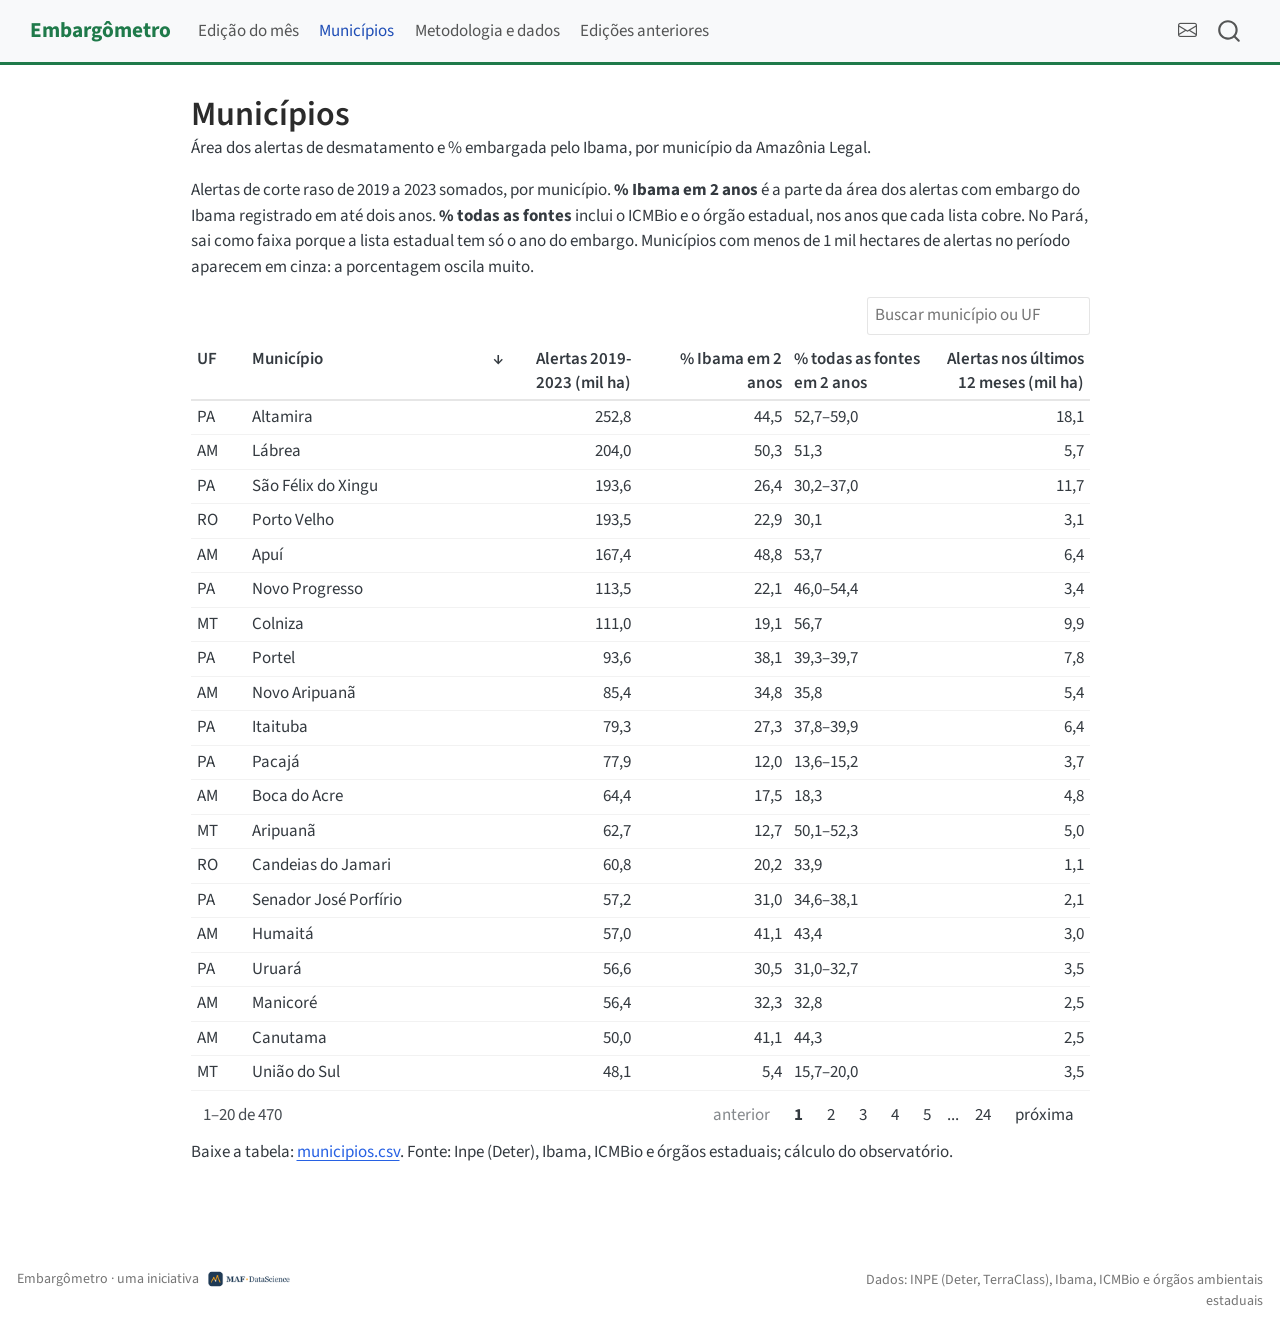
<file: municipios.html>
<!DOCTYPE html>
<html xmlns="http://www.w3.org/1999/xhtml" lang="pt-BR" xml:lang="pt-BR"><head>

<meta charset="utf-8">
<meta name="generator" content="quarto-1.9.38">

<meta name="viewport" content="width=device-width, initial-scale=1.0, user-scalable=yes">

<meta name="description" content="Área dos alertas de desmatamento e % embargada pelo Ibama, por município da Amazônia Legal.">

<title>Municípios – Embargômetro</title>
<style>
/* Default styles provided by pandoc.
** See https://pandoc.org/MANUAL.html#variables-for-html for config info.
*/
code{white-space: pre-wrap;}
span.smallcaps{font-variant: small-caps;}
div.columns{display: flex; gap: min(4vw, 1.5em);}
div.column{flex: auto; overflow-x: auto;}
div.hanging-indent{margin-left: 1.5em; text-indent: -1.5em;}
ul.task-list{list-style: none;}
ul.task-list li input[type="checkbox"] {
  width: 0.8em;
  margin: 0 0.8em 0.2em -1em; /* quarto-specific, see https://github.com/quarto-dev/quarto-cli/issues/4556 */ 
  vertical-align: middle;
}
</style>


<script src="site_libs/quarto-nav/quarto-nav.js"></script>
<script src="site_libs/quarto-nav/headroom.min.js"></script>
<script src="site_libs/clipboard/clipboard.min.js"></script>
<script src="site_libs/quarto-search/autocomplete.umd.js"></script>
<script src="site_libs/quarto-search/fuse.min.js"></script>
<script src="site_libs/quarto-search/quarto-search.js"></script>
<meta name="quarto:offset" content="./">
<script src="site_libs/quarto-html/quarto.js" type="module"></script>
<script src="site_libs/quarto-html/tabsets/tabsets.js" type="module"></script>
<script src="site_libs/quarto-html/popper.min.js"></script>
<script src="site_libs/quarto-html/tippy.umd.min.js"></script>
<script src="site_libs/quarto-html/anchor.min.js"></script>
<link href="site_libs/quarto-html/tippy.css" rel="stylesheet">
<link href="site_libs/quarto-html/quarto-syntax-highlighting-15634bcf2e68342d4ad2dfa704d543f6.css" rel="stylesheet" id="quarto-text-highlighting-styles">
<script src="site_libs/bootstrap/bootstrap.min.js"></script>
<link href="site_libs/bootstrap/bootstrap-icons.css" rel="stylesheet">
<link href="site_libs/bootstrap/bootstrap-36ab07df65d306acf1d2a5f425d9f023.min.css" rel="stylesheet" append-hash="true" id="quarto-bootstrap" data-mode="light">
<script id="quarto-search-options" type="application/json">{
  "location": "navbar",
  "copy-button": false,
  "collapse-after": 3,
  "panel-placement": "end",
  "type": "overlay",
  "limit": 50,
  "keyboard-shortcut": [
    "f",
    "/",
    "s"
  ],
  "show-item-context": false,
  "language": {
    "search-no-results-text": "Nenhum resultado",
    "search-matching-documents-text": "documentos correspondentes",
    "search-copy-link-title": "Copiar link para a busca",
    "search-hide-matches-text": "Esconder correspondências adicionais",
    "search-more-match-text": "mais correspondência neste documento",
    "search-more-matches-text": "mais correspondências neste documento",
    "search-clear-button-title": "Limpar",
    "search-text-placeholder": "",
    "search-detached-cancel-button-title": "Cancelar",
    "search-submit-button-title": "Enviar",
    "search-label": "Procurar"
  }
}</script>
<!-- Fora dos buscadores até a rodada com especialistas (decisão de 03/11/2026). Retirar no lançamento. -->
<meta name="robots" content="noindex, nofollow">
<!-- Cloudflare Web Analytics -->
<script type="module" src="https://static.cloudflareinsights.com/beacon.min.js" data-cf-beacon="{&quot;token&quot;: &quot;3a98e32c29c140e9af32b290ad198d75&quot;}"></script>
<!-- End Cloudflare Web Analytics -->
<script src="site_libs/core-js-2.5.3/shim.min.js"></script>

<script src="site_libs/react-18.2.0/react.min.js"></script>

<script src="site_libs/react-18.2.0/react-dom.min.js"></script>

<script src="site_libs/reactwidget-2.0.0/react-tools.js"></script>

<link href="site_libs/htmltools-fill-0.5.8.1/fill.css" rel="stylesheet">

<script src="site_libs/htmlwidgets-1.6.4/htmlwidgets.js"></script>

<link href="site_libs/reactable-0.4.5/reactable.css" rel="stylesheet">

<script src="site_libs/reactable-binding-0.4.5/reactable.js"></script>



<link rel="stylesheet" href="styles.css">
<meta property="og:title" content="Municípios – Embargômetro">
<meta property="og:description" content="Área dos alertas de desmatamento e % embargada pelo Ibama, por município da Amazônia Legal.">
<meta property="og:image" content="https://marcofaga.github.io/embargometro/images/maf-icone.png">
<meta property="og:site_name" content="Embargômetro">
<meta property="og:image:height" content="1000">
<meta property="og:image:width" content="1000">
<meta name="twitter:title" content="Municípios – Embargômetro">
<meta name="twitter:description" content="Área dos alertas de desmatamento e % embargada pelo Ibama, por município da Amazônia Legal.">
<meta name="twitter:image" content="https://marcofaga.github.io/embargometro/images/maf-icone.png">
<meta name="twitter:image-height" content="1000">
<meta name="twitter:image-width" content="1000">
<meta name="twitter:card" content="summary_large_image">
</head>

<body class="nav-fixed fullcontent quarto-light">

<div id="quarto-search-results"></div>
  <header id="quarto-header" class="headroom fixed-top">
    <nav class="navbar navbar-expand-lg " data-bs-theme="dark">
      <div class="navbar-container container-fluid">
      <div class="navbar-brand-container mx-auto">
    <a class="navbar-brand" href="./index.html">
    <span class="navbar-title">Embargômetro</span>
    </a>
  </div>
            <div id="quarto-search" class="" title="Procurar"></div>
          <button class="navbar-toggler" type="button" data-bs-toggle="collapse" data-bs-target="#navbarCollapse" aria-controls="navbarCollapse" role="menu" aria-expanded="false" aria-label="Alternar de navegação" onclick="if (window.quartoToggleHeadroom) { window.quartoToggleHeadroom(); }">
  <span class="navbar-toggler-icon"></span>
</button>
          <div class="collapse navbar-collapse" id="navbarCollapse">
            <ul class="navbar-nav navbar-nav-scroll me-auto">
  <li class="nav-item">
    <a class="nav-link" href="./index.html"> 
<span class="menu-text">Edição do mês</span></a>
  </li>  
  <li class="nav-item">
    <a class="nav-link active" href="./municipios.html" aria-current="page"> 
<span class="menu-text">Municípios</span></a>
  </li>  
  <li class="nav-item">
    <a class="nav-link" href="./metodologia.html"> 
<span class="menu-text">Metodologia e dados</span></a>
  </li>  
  <li class="nav-item">
    <a class="nav-link" href="./edicoes.html"> 
<span class="menu-text">Edições anteriores</span></a>
  </li>  
</ul>
            <ul class="navbar-nav navbar-nav-scroll ms-auto">
  <li class="nav-item compact">
    <a class="nav-link" href="mailto:mafdatascience@gmail.com"> <i class="bi bi-envelope" role="img" aria-label="Contato">
</i> 
<span class="menu-text"></span></a>
  </li>  
</ul>
          </div> <!-- /navcollapse -->
            <div class="quarto-navbar-tools">
</div>
      </div> <!-- /container-fluid -->
    </nav>
</header>
<!-- content -->
<div id="quarto-content" class="quarto-container page-columns page-rows-contents page-layout-article page-navbar">
<!-- sidebar -->
<!-- margin-sidebar -->
    
<!-- main -->
<main class="content" id="quarto-document-content">

<header id="title-block-header" class="quarto-title-block default">
<div class="quarto-title">
<h1 class="title">Municípios</h1>
</div>

<div>
  <div class="description">
    Área dos alertas de desmatamento e % embargada pelo Ibama, por município da Amazônia Legal.
  </div>
</div>


<div class="quarto-title-meta">

    
  
    
  </div>
  


</header>


<p>Alertas de corte raso de 2019 a 2023 somados, por município. <strong>% Ibama em 2 anos</strong> é a parte da área dos alertas com embargo do Ibama registrado em até dois anos. <strong>% todas as fontes</strong> inclui o ICMBio e o órgão estadual, nos anos que cada lista cobre. No Pará, sai como faixa porque a lista estadual tem só o ano do embargo. Municípios com menos de 1 mil hectares de alertas no período aparecem em cinza: a porcentagem oscila muito.</p>
<div class="cell">
<div class="cell-output-display">
<div class="reactable html-widget html-fill-item" id="htmlwidget-a7cf778aff97605b1937" style="width:auto;height:auto;"></div>
<script type="application/json" data-for="htmlwidget-a7cf778aff97605b1937">{"x":{"tag":{"name":"Reactable","attribs":{"data":{"UF":["PA","AM","PA","RO","AM","PA","MT","PA","AM","PA","PA","AM","MT","RO","PA","AM","PA","AM","AM","MT","RO","PA","PA","MT","RO","PA","PA","PA","MT","MT","MT","PA","PA","AC","PA","AC","AC","RR","MT","MT","PA","MT","PA","RO","AM","MT","MT","AC","RO","MT","MT","MT","MT","RR","AM","AC","PA","PA","PA","MT","AC","PA","PA","MT","MT","RR","MT","RO","RR","PA","MT","MT","RO","MT","AC","RO","PA","RO","RR","MT","PA","RO","MT","PA","PA","PA","PA","AM","RO","RO","PA","RO","PA","AM","AM","PA","MT","MA","MT","AC","MT","MT","PA","AC","RR","MT","RO","PA","PA","MA","AC","MT","AC","AC","RO","PA","MT","RO","AM","PA","MA","RO","MA","RR","MT","PA","MT","MT","AM","MT","RO","MT","RR","RO","RO","RO","PA","MT","RR","MT","MA","AM","MT","AM","AC","MT","AC","PA","MT","AC","MT","PA","MT","MA","RO","PA","PA","RO","AM","MA","PA","AM","AC","MT","AM","MT","MT","MT","MT","AC","RO","RO","RR","RO","PA","MA","RO","RO","PA","MT","PA","PA","RO","PA","RO","AC","PA","PA","AC","RO","MT","MT","MT","AM","MT","AM","AM","RR","MT","RO","MA","MT","MT","RO","MA","AM","AM","AC","MT","PA","AC","PA","PA","PA","PA","MT","RO","MT","AP","MA","PA","PA","AM","AM","AM","PA","PA","PA","RO","MT","RO","MA","RO","MT","PA","PA","MA","AM","MT","AC","AM","PA","AM","PA","PA","MT","MT","PA","AM","PA","MT","MA","PA","MA","MA","RO","TO","RO","AM","AM","PA","PA","MT","PA","TO","AM","PA","AM","AM","PA","RO","TO","MT","AP","MA","PA","PA","MT","PA","AM","AP","MT","PA","AP","MA","PA","AM","MA","MT","RO","MT","RO","MA","PA","MA","RO","AM","AM","RO","PA","MT","TO","AM","AM","MT","TO","MA","AM","PA","RO","RO","AM","RO","MT","AP","MA","RO","AP","RO","AM","MT","MA","MA","PA","MT","MA","AP","MA","PA","MA","MA","MA","AM","PA","PA","MA","MT","AM","AM","RR","RR","MA","AP","AM","AM","MA","RR","TO","TO","AM","MT","MT","MT","TO","PA","MA","PA","TO","AP","MT","MT","PA","RO","PA","PA","TO","PA","MT","TO","MA","PA","TO","MA","MA","PA","TO","PA","AM","MT","AM","AP","PA","MT","MA","PA","AM","AM","MA","PA","AM","MA","PA","MA","PA","MT","RO","AM","AM","MA","MA","MT","PA","MT","PA","PA","PA","MA","AP","AM","MT","PA","TO","PA","PA","PA","AM","MA","MT","TO","MA","PA","MT","PA","PA","TO","MA","PA","MA","MA","PA","TO","PA","PA","MA","AP","AM","TO","MA","PA","AM","AP","PA","TO","PA","PA","MA","MA","PA","PA","PA","TO","TO","PA","TO","PA","MA","MT","MT","MA","TO","AP","TO","TO","TO","MA","MT","TO","AP","PA","PA"],"Município":["Altamira","Lábrea","São Félix do Xingu","Porto Velho","Apuí","Novo Progresso","Colniza","Portel","Novo Aripuanã","Itaituba","Pacajá","Boca do Acre","Aripuanã","Candeias do Jamari","Senador José Porfírio","Humaitá","Uruará","Manicoré","Canutama","União do Sul","Nova Mamoré","Anapu","Novo Repartimento","Nova Bandeirantes","Cujubim","Medicilândia","Rurópolis","Placas","Marcelândia","Feliz Natal","Juara","Santarém","Trairão","Feijó","Jacareacanga","Rio Branco","Sena Madureira","Rorainópolis","Apiacás","Peixoto de Azevedo","Prainha","Nova Maringá","Moju","Machadinho D'Oeste","Maués","Cláudia","Rondolândia","Manoel Urbano","Costa Marques","Nova Ubiratã","Porto dos Gaúchos","Querência","Cotriguaçu","Caracaraí","Tapauá","Tarauacá","Marabá","Dom Eliseu","Aveiro","Paranatinga","Xapuri","Rondon do Pará","Paragominas","Nova Monte Verde","Paranaíta","Mucajaí","São Félix do Araguaia","Buritis","Caroebe","Porto de Moz","Nova Santa Helena","Santa Carmem","Alta Floresta D'Oeste","Brasnorte","Brasiléia","Seringueiras","Tailândia","Guajará-Mirim","Iracema","Confresa","Almeirim","Alto Paraíso","Tabaporã","Santana do Araguaia","Monte Alegre","Santa Maria das Barreiras","Cumaru do Norte","Autazes","São Francisco do Guaporé","Pimenta Bueno","Óbidos","Vilhena","Ulianópolis","Pauini","Borba","Goianésia do Pará","Juína","Bom Jardim","Comodoro","Bujari","Alta Floresta","Gaúcha do Norte","Itupiranga","Porto Acre","Cantá","Santa Terezinha","Governador Jorge Teixeira","Alenquer","Tomé-Açu","Itinga do Maranhão","Capixaba","Novo Mundo","Cruzeiro do Sul","Acrelândia","São Miguel do Guaporé","Ipixuna do Pará","Pontes e Lacerda","Ariquemes","Guajará","Cachoeira do Piriá","Açailândia","Itapuã do Oeste","Arame","Amajari","Santa Cruz do Xingu","Brasil Novo","Vila Rica","Itanhangá","Careiro da Várzea","Vila Bela da Santíssima Trindade","Campo Novo de Rondônia","Itaúba","Alto Alegre","Chupinguaia","Alto Alegre dos Parecis","Monte Negro","Juruti","Canarana","São João da Baliza","Matupá","Buriticupu","Itacoatiara","Barra do Bugres","Envira","Assis Brasil","Cáceres","Senador Guiomard","Oriximiná","Guarantã do Norte","Epitaciolândia","Nova Canaã do Norte","Rio Maria","Porto Alegre do Norte","Santa Luzia","Cacaulândia","Conceição do Araguaia","Água Azul do Norte","Pimenteiras do Oeste","Presidente Figueiredo","Bom Jesus das Selvas","Belterra","Tefé","Rodrigues Alves","Sinop","Ipixuna","Ribeirão Cascalheira","Bom Jesus do Araguaia","Tapurah","Castanheira","Plácido de Castro","Nova União","Espigão D'Oeste","São Luiz do Anauá","Rio Crespo","Baião","Centro Novo do Maranhão","Parecis","Vale do Anari","Curuá","Juruena","Tucuruí","Breu Branco","Ouro Preto do Oeste","Bom Jesus do Tocantins","Cacoal","Mâncio Lima","Ourilândia do Norte","Nova Esperança do Piriá","Jordão","Theobroma","Colíder","São José do Rio Claro","Alto Boa Vista","Manaus","São José do Xingu","Nhamundá","Nova Olinda do Norte","Bonfim","Vera","Mirante da Serra","Amarante do Maranhão","Nova Olímpia","Ipiranga do Norte","Jaru","Marajá do Sena","Careiro","Beruri","Marechal Thaumaturgo","Porto Esperidião","Acará","Porto Walter","Terra Santa","Vitória do Xingu","Viseu","Pau D'Arco","Conquista D'Oeste","Corumbiara","Barão de Melgaço","Calçoene","Cidelândia","São João do Araguaia","Nova Ipixuna","Barreirinha","Manacapuru","Alvarães","Bagre","Tucumã","Bannach","Ji-Paraná","Canabrava do Norte","Cabixi","Turilândia","Cerejeiras","Diamantino","Oeiras do Pará","Floresta do Araguaia","Turiaçu","Parintins","Nova Lacerda","Santa Rosa do Purus","Coari","Capitão Poço","São Sebastião do Uatumã","Sapucaia","Parauapebas","Mirassol d'Oeste","Carlinda","Abel Figueiredo","Uarini","Aurora do Pará","Lucas do Rio Verde","Santa Rita","Faro","Amapá do Maranhão","Santa Helena","Nova Brasilândia D'Oeste","Piraquê","Alvorada D'Oeste","Iranduba","Rio Preto da Eva","Eldorado do Carajás","Curionópolis","Santo Afonso","Piçarra","Araguatins","Jutaí","Xinguara","Eirunepé","Manaquiri","Jacundá","Rolim de Moura","Wanderlândia","Nova Mutum","Tartarugalzinho","Vila Nova dos Martírios","Canaã dos Carajás","Garrafão do Norte","Santo Antônio de Leverger","Brejo Grande do Araguaia","Novo Airão","Macapá","Lambari D'Oeste","São Domingos do Capim","Laranjal do Jari","Zé Doca","Gurupá","Urucará","Centro do Guilherme","Novo Santo Antônio","Novo Horizonte do Oeste","Terra Nova do Norte","Colorado do Oeste","Carutapera","Chaves","Monção","Castanheiras","Codajás","Silves","Urupá","São Geraldo do Araguaia","Nova Marilândia","Araguaína","Itapiranga","Caapiranga","Nova Guarita","Aragominas","Godofredo Viana","Itamarati","São João de Pirabas","Primavera de Rondônia","Ministro Andreazza","Maraã","Santa Luzia D'Oeste","Figueirópolis D'Oeste","Porto Grande","Cândido Mendes","Presidente Médici","Oiapoque","Vale do Paraíso","Boa Vista do Ramos","Tangará da Serra","Luís Domingues","Presidente Sarney","Igarapé-Miri","Novo Horizonte do Norte","Vitória do Mearim","Mazagão","João Lisboa","São Domingos do Araguaia","Senador La Rocque","São Pedro da Água Branca","Itapecuru Mirim","Anamã","São Caetano de Odivelas","Afuá","Pinheiro","Araputanga","Carauari","Urucurituba","Normandia","Pacaraima","Imperatriz","Pracuúba","Atalaia do Norte","Santo Antônio do Içá","São Luís","Boa Vista","Xambioá","Colméia","São Paulo de Olivença","Salto do Céu","Curvelândia","Arenápolis","Riachinho","Magalhães Barata","São Francisco do Brejão","Redenção","Ananás","Pedra Branca do Amapari","Reserva do Cabaçal","Serra Nova Dourada","Irituia","São Felipe D'Oeste","Palestina do Pará","Marapanim","Esperantina","Abaetetuba","Nortelândia","Muricilândia","Miranda do Norte","Ourém","Itaporã do Tocantins","São João do Carú","São José de Ribamar","Bujaru","Pau D'Arco","Maracanã","Juruá","São José dos Quatro Marcos","Barcelos","Amapá","Santa Izabel do Pará","Sorriso","Rosário","Bonito","Tabatinga","São Gabriel da Cachoeira","Viana","Castanhal","Tonantins","Anajatuba","Melgaço","Santa Luzia do Paruá","Barcarena","Vale de São Domingos","Teixeirópolis","Japurá","Santa Isabel do Rio Negro","Nova Olinda do Maranhão","Maracaçumé","Nossa Senhora do Livramento","Concórdia do Pará","Alto Paraguai","Curralinho","Igarapé-Açu","Cametá","Peri Mirim","Santana","Amaturá","Sapezal","Bragança","Arapoema","São Miguel do Guamá","São João da Ponta","Peixe-Boi","Anori","Alto Alegre do Pindaré","Jauru","Araguanã","Penalva","Belém","Denise","Nova Timboteua","Santa Luzia do Pará","Santa Fé do Araguaia","Cajari","Curuçá","Paço do Lumiar","Bacabeira","Santa Bárbara do Pará","Pequizeiro","Cachoeira do Arari","Santo Antônio do Tauá","Itaipava do Grajaú","Cutias","Benjamin Constant","Goianorte","Presidente Juscelino","Vigia","Fonte Boa","Ferreira Gomes","Salinópolis","Bernardo Sayão","Breves","Terra Alta","Pedro do Rosário","Igarapé do Meio","Salvaterra","Primavera","Mocajuba","São Bento do Tocantins","Augustinópolis","São Francisco do Pará","Angico","Santa Maria do Pará","Governador Nunes Freire","Porto Estrela","Campo Novo do Parecis","Maranhãozinho","Buriti do Tocantins","Itaubal","Guaraí","Darcinópolis","Couto Magalhães","Arari","Poconé","Bandeirantes do Tocantins","Vitória do Jari","São Sebastião da Boa Vista","Santarém Novo"],"area":[252.761555466969,204.038776580259,193.598485532729,193.461789422643,167.367494320171,113.546108970934,111.011362073671,93.6458186500345,85.4406218553836,79.3342388347515,77.9474994218491,64.3874080593829,62.6708734241106,60.8463945033466,57.1947156100385,57.0444685201242,56.6491072426013,56.4124018295538,50.0368484155636,48.0968117449805,47.5817348245525,45.3692305296153,43.0105798740204,42.6286247019563,41.0409256041409,40.3086874510435,40.1564927587677,39.9559726797902,39.3191714667849,39.1443175991506,37.8117771515259,35.3464561616939,34.3732418730685,31.9938547982877,31.3355204480086,31.3059738058283,28.6715321672874,27.8131767946784,26.9692673726363,25.9146172884199,24.756242885911,23.2456733723284,21.1170373648446,20.857292726822,20.8398797451622,19.9729330453588,19.9638651536041,17.6620676189088,17.1714958454802,17.0407284995031,16.6423241580118,16.3630666973895,16.1349404811464,16.0949123396796,15.7796076565838,15.648266710022,15.4452806387261,15.098955993771,14.9922045290403,14.9358827060342,14.7561752350032,14.5833321361079,14.1279741244505,14.0273295970237,13.4880359108827,12.8275301082766,12.7161017517819,12.2899816752712,12.2615544786274,12.1588032397848,11.9593527779763,11.9242351469533,11.8235201517038,11.702815287096,11.6711706192681,11.6046870802603,11.2381069836538,11.0618290121093,10.8651247533369,10.6157653576672,10.6040207013086,10.5178821037777,10.4861381815836,10.1917111564018,10.1669067987137,9.69299686092161,9.66082909888294,9.52819884325188,9.46416248461293,9.40536106894245,9.39021619783485,9.26478655702668,9.05537440214249,8.69812868904153,8.42991728881541,8.22715222403412,8.10821334805364,8.07701145640542,8.06656271479548,7.91060211968093,7.66298605721401,7.62228796617615,7.46996608947686,7.23225808675904,7.1939719719128,7.19285441114436,6.97986118174717,6.94867306404683,6.80179856263837,6.71645567497879,6.57833940959388,6.50058460123695,6.4739654300827,6.39597081662861,6.32500572157345,6.30234837304764,6.02170965977069,5.8885857572153,5.7804069807225,5.77618982840477,5.55009993540915,5.53838249028937,5.37566059913461,5.35016352961795,5.34920450323173,5.27703340402359,5.23960990534795,5.18065552865947,4.99136443030548,4.88985337804703,4.86881333828406,4.80497865988976,4.79089728852846,4.72160840597378,4.70306890362285,4.51120036230378,4.47219658604608,4.42699177737069,4.41798085528031,4.27229983565907,4.23551668538679,3.98565013348194,3.94930441758352,3.93462884806817,3.85372671364373,3.83180244664113,3.82394727342029,3.81217079281434,3.73695026289869,3.72666981243986,3.72617348190652,3.64283135959357,3.58237479924019,3.39241733272587,3.35102743790985,3.26702063418163,3.13479092081908,3.11952200740208,3.00495019313445,2.97699434571772,2.86538750852613,2.82442510274821,2.8021442957534,2.7765784806239,2.76431225943232,2.71373379059094,2.69375142475491,2.67529221270028,2.66460476391623,2.63336982031963,2.62572570345613,2.61784108857208,2.60602578361481,2.5621629669591,2.52547970506731,2.50056411698795,2.45163226615773,2.43577169324757,2.43431401351822,2.42529258302278,2.42235457240831,2.41353906220084,2.32563017817108,2.29179974369199,2.27719555529603,2.14045367782136,2.07890540442731,2.0670493587465,2.06582550625903,2.05324390421917,1.9829041327984,1.9158038506556,1.8891704048453,1.86957706894432,1.8162697611059,1.78000174387167,1.7410072398682,1.73164910115393,1.72787621627363,1.71162291369048,1.64186443694406,1.62308854856066,1.6122944113951,1.58803759899603,1.58573791596526,1.5705448556929,1.54557598848913,1.53621747278753,1.52132264465322,1.50273807178855,1.47442373379126,1.46262774028972,1.44375542512837,1.42897297967224,1.37896241856445,1.28583554838143,1.24771074581812,1.23205486863585,1.21732352802776,1.19460507261166,1.18953816735859,1.17043592089836,1.15350959589165,1.13090845644088,1.10529957839579,1.10191908101959,1.08779199573816,1.08066893585546,1.04849186813514,1.03387768293618,1.02673603804714,1.02344056546776,1.01741483802358,1.01575831905323,1.00741091825294,1.00237781199692,0.99662162771282,0.993792336968539,0.962838860252964,0.960350525259204,0.937809868286178,0.937349887891029,0.92248574374019,0.907105438306837,0.899754062819519,0.856480650334968,0.836484622483833,0.81331136959812,0.812568398400502,0.788090821739643,0.762049135103906,0.742535169448118,0.704481224173435,0.703052253963624,0.690306844853436,0.684323463425505,0.683050922255699,0.677975267336044,0.655360463012903,0.624689552809449,0.622723483575397,0.61262371037983,0.590242751811962,0.582641829274879,0.567375972035851,0.561129839239718,0.542188952593938,0.529490846534971,0.523875857853071,0.513807604857455,0.512903429654236,0.504494803073895,0.490155738426948,0.478510528453718,0.458112593171942,0.446782415680516,0.435631035898979,0.435321276331282,0.42974612413603,0.422449502248303,0.41870227882821,0.407169409965848,0.404714093576144,0.396597456440415,0.395215854368278,0.392038476387204,0.374613585548505,0.36881676762472,0.368622271095312,0.366407549332653,0.354868305426688,0.354326257744897,0.350012172052114,0.3475642476489,0.339542703251572,0.336412929702362,0.335402680243308,0.333168703912446,0.326194348912837,0.324154310017981,0.322109904787135,0.320833670672562,0.319349258325224,0.316373734311516,0.305855130391795,0.304346476841996,0.303485640000432,0.302218491963834,0.297227589999148,0.285174768251915,0.284979589688388,0.280302183382575,0.27671750769933,0.269846901045909,0.267511923823087,0.266339887710179,0.264436676759149,0.261414953973302,0.246285343094792,0.241563808561561,0.235679259157427,0.22860752166848,0.222737893261498,0.216900608969019,0.213277532615725,0.210159834065907,0.204526489686509,0.202103027461779,0.200982344278181,0.199307766533653,0.199005912607217,0.194621999861244,0.19077848364219,0.184060909704938,0.183524023840836,0.17229085073224,0.171275298041603,0.168482870899046,0.16214976471832,0.161983098911867,0.160798340734331,0.159542191710505,0.157067214569275,0.155022355437483,0.148997098299722,0.144856951896302,0.144818553399958,0.139910510510594,0.138524061282971,0.13648789192599,0.129600547830691,0.127341800625481,0.126813137559715,0.123918225869279,0.123619635141096,0.123415942968501,0.119733738295958,0.119243034918773,0.111744167979339,0.110562731991497,0.108100161840413,0.106568909341887,0.103897682083145,0.103225388501481,0.102624460894502,0.102554475437891,0.0945996953353864,0.0937114645735806,0.0877388798833063,0.0863380853689528,0.0820142091132089,0.0807099937879703,0.0786516714118376,0.0784516837909903,0.0784511626345831,0.0781075155439143,0.0773620737859215,0.0766441678932113,0.0760492373721181,0.0735665834509086,0.0718239799270017,0.0716875382894064,0.0706657208192614,0.0696852797246367,0.0694950407024414,0.0691968025160369,0.0675964055390746,0.066163829158145,0.0611860189405139,0.0549832671395173,0.0536007991179168,0.0533105123768334,0.0527755371119578,0.0522983413710103,0.052080026047907,0.0515172183418587,0.0514641965458235,0.0507097531994943,0.0487921586788195,0.0478798758691445,0.0472772029554153,0.0462281947289442,0.0459448938476979,0.0454689556514553,0.0443564383447232,0.0431326235991392,0.0418845900945023,0.0415588722344652,0.0413325142683407,0.036761982303524,0.0363375435192587,0.036310041703056,0.0351260403276086,0.0345722759302501,0.0335172760992245,0.0335049439573692,0.0328102907360212,0.0325098294202835,0.0322945797113737,0.0308169012986625,0.0307867268027236,0.0296646739783823,0.028657394231949,0.028347301217698,0.0271131132754896,0.0268458678396885,0.026537822512874,0.0260964363201499,0.0256048641819436,0.0254239754908763,0.0249437180243075,0.0239328098304308,0.0237220279094688,0.0236031503225609,0.023580658793506,0.0226548963194259,0.0223385511239237,0.0218144402558766,0.0214291915791035,0.0204916939654963,0.0200115323039344,0.0196918514286697,0.0189972812775599,0.0181184961476684,0.017565393298018,0.0175027838140119,0.0160534413910121,0.0155538880065531,0.0152235614210263,0.0149262330528531,0.0137943934561312,0.0134983600560345,0.0130793211824119,0.0129499979771011,0.0121934964987219,0.0114209581501766,0.0106240438514054,0.00910815331306905,0.00895775597091207,0.00852479832553696,0.00851149408108126,0.00832385668597091,0.00784291752452552,0.00777641278755069,0.00742590964089539,0.00739024131905362,0.00734631375866514,0.00730172429553266,0.00651565178960854,0.00198260835808441],"ib730":[44.5155774966008,50.2859052738287,26.3911320614278,22.8985627042665,48.7660394507473,22.1007213736623,19.0637350954041,38.0874310283714,34.8212013674103,27.3090339038319,12.010447301959,17.528106743853,12.68376385917,20.2217152600713,31.0244408720096,41.0528545151715,30.4712287325982,32.265737323218,41.1158132327183,5.4274688362258,7.14170028659625,11.9191684918812,6.43026065128389,18.1652470623858,35.928251196582,17.3418388804393,7.63539809434737,14.2388233383066,8.4479268541963,2.79079711473241,3.10179832796192,28.4316550343567,14.5458479258728,17.58746227525,10.5657917663412,7.82283388493578,9.30855704137757,14.5029093904234,11.0178361323428,8.97159520544092,8.00709855917191,6.94551897413845,8.41756603146419,11.8670701790658,53.6168146120175,6.41059097170774,5.30926924317175,19.6844594615024,18.2310722848418,0.36967271503716,17.7586906797933,2.05050642113624,1.43076402234485,6.49815655279877,34.2375828437625,10.5544121831351,1.85304770135563,4.73511512828658,7.49665254397001,5.47499477598294,2.67448177935669,5.84524137944836,10.075655221746,7.99163627278083,7.50090424581926,6.40583545151494,0.42007841016266,3.57220693838313,12.4185768060667,4.32363985605353,47.9647272352867,0,3.67640714810859,4.84582086249998,1.54742809936224,3.72539964611615,2.69428781465326,0.186922029664951,12.8500429411781,0.024706824503332,2.79179580500696,1.67776570307749,0.0288654530487297,0,1.42073334401214,0.52050804102988,0,2.46174792834356,13.9859530216301,1.78368007930781,0.310203497370116,0.077874556811608,5.47555550483288,7.28831357229282,23.8370534017373,1.5705028520278,2.8865386686816,9.58127132976568,5.10046525490487,4.7587631390327,1.88831912042286,7.6080111633478,0.49336109745198,7.63658532129811,5.2418421643328,0,22.4720407570504,0.809712459375419,6.65591602150696,3.43841595924826,6.43956141537948,0.800897044244313,27.6873556222359,4.66215031759868,8.5754991609841,7.41487884115315,0,13.297101005648,5.43230496725347,0,23.8344989976285,5.91209748283901,1.24385967723123,13.1988570813638,0,1.94402385758322,0.0635475962996215,0.521612099019478,4.17369162664588,0,3.04232252673361,0.540112447687574,3.92705184970327,2.27284870702345,0.50241887036286,5.59485914872545,0.137109778132451,14.2862424030461,22.6854949525547,0,1.88906823835352,0,0,5.7856564939008,0.129478706886523,0,2.38568264518691,0.00642709621026314,4.35680525856701,1.03004136961471,18.6677499090679,0,0,4.15873814438171,4.56741470207214,0,1.65318424388318,6.80140706045581,2.48161005565666,0,3.07186635514944,0,1.84492522144437,0.215152238120722,5.09846411101477,0,16.7542628129572,3.87438353157933,0,1.58496648015406,0.351924155345705,0,6.02157957430449,0.763124344763511,0,9.69385612522882,0.505976966119295,1.09545734010792,0,0,2.24646105493037,3.75841867273784,0,8.75234925816926,0,6.39994496072523,0.538812302653021,4.03908063848246,2.38431014659655,0,0,1.88964899385153,0,0,0,0,0,13.3598889127594,0,2.2968598214369,0,0.578529448383825,0,26.4313776736352,0.155197166001145,10.3679954569669,0,0,3.56779734102634,0,1.32186522541037,0,0,0,0,17.998106492526,0,0.966899763957688,28.2624494337348,13.8399711728189,0,0,0,0,0,0,3.29606398511448,5.41647366263662,55.3369469465788,1.64129733908033,0,0,0,0,5.58907009500875,0,0,0,0,0,0,0,0,0.0342141068664698,0,1.52656058439806,0,0,0,0.0610126650195893,0,10.7204520402253,0,0,0,6.59230354831646,0,7.18307842934535,0,0,0,0.101420255058643,0,0,0,0,0,0,2.87138720813601,0,0,0,0,16.1890460211543,5.75130290894061,0,0,0,0,0,0,0.344626036450515,0,5.0532534070643,9.72714134643315,0,0,0,0,0,0,0,0,0,0,0,0,0,10.5877398210917,0,0,0,0,0,0,0,0,0,0,0,1.47143627161593,0,0,0,0,0,0,7.96526567870889,0,0,0,0,0,0,17.1344351362506,0,28.958240723086,0,0,0,0.00566479443597248,0,0,0,0,0,0,0,0,0,0,0,0,0,0,0,27.7221999230132,0,0,0,0,0,0,0,0,0,0,2.22943126829496,0,0,0,0,0,0,0,0,0,0,0,0,0,0,0,0,0,0,0,0,0,0,0,0,0,0,0,0,0,0,0,0,0,0,0,0,0,0,0,0,27.2388515551242,0,0,0,0,0,0,0,0,27.8466343081433,0,0,0,0,0,0,0,0,0,0,0,0,0,0,0,0,0,0,0,0,0,0,0,0,0,0,0,0,0,0,0,0,0,0,0,0,0,0,0,0,0,0,0,0,0,0,0,0,0,0,0,0,0,0,0,0,0,0,0,0,0,0],"tod":["52,7–59,0","51,3","30,2–37,0","30,1","53,7","46,0–54,4","56,7","39,3–39,7","35,8","37,8–39,9","13,6–15,2","18,3","50,1–52,3","33,9","34,6–38,1","43,4","31,0–32,7","32,8","44,3","15,7–20,0","17,0","13,1–14,7","6,8–7,1","52,8","43,9","17,9–17,9","9,7–11,4","14,3–15,1","31,3","6,5–6,9","28,0–28,4","28,5–29,8","23,9–24,1","18,0","11,9–13,1","9,9","10,2","14,5","53,6","33,0","8,2–8,4","13,3–13,4","12,4–13,2","22,7","53,6","30,2–30,4","63,1","20,5","25,6","18,1","30,2","18,1","26,8","6,5","37,2","12,4","2,0–2,1","4,7","9,0–9,1","17,3","9,3","5,8–5,9","17,1–26,1","60,2","36,6","6,8","3,2","6,1","12,4","6,5–7,4","53,0","7,7","11,7","15,5","6,5","11,9","5,0–5,2","4,0","12,9","3,7","5,7–7,6","7,8","2,5","0,0","1,9–2,1","0,5","0,3–0,5","2,5","29,7","5,4","0,3–0,4","6,9","5,5–6,6","7,8","23,8","2,3–3,0","27,5","10,5","29,6","5,6","29,3","21,9","0,5","8,1","5,2","24,0","25,9","2,6–3,6","6,7","3,4","8,1","36,5","27,7","7,5","23,6","7,5–9,0","4,7","17,2","5,4","0,0","23,8","13,9","1,2","13,2","5,0","3,4–6,6","34,8","50,0","4,2","28,3","11,4","17,1","3,9","6,1","6,5","8,5","0,1","45,3–54,1","22,7","17,7","1,9","0,0","4,1","5,8","0,7","9,1","2,6","0,6","23,2","3,9","42,4","0,0","1,4","4,2","8,2","0,0","1,7","14,1","2,5","0,0","4,4–5,2","0,0","2,0","10,4","5,1","3,6","17,0","25,7","26,8","1,9","10,3","8,5","6,0","6,4","0,8","9,7","5,2","3,0","1,0–2,0","9,7–10,1","2,2","3,8","1,0","8,8","4,0","6,9","0,5","4,0","2,4","6,3","43,9","30,1","0,0","0,3","4,6","0,0","0,0","13,4","18,3","5,0","0,0","2,7","3,4","31,3","0,2","10,4","0,0","2,4","13,9","0,2–2,3","1,3","0,0","10,2–17,5","0,0","4,0–10,5","39,8","5,4","67,8","28,3","13,8","0,0","0,0","0,0","5,8","0,0","0,0","3,3","5,4","56,6","32,6","8,3","0,0","12,4","0,7","5,6","0,0","0,0","0,0","12,1","2,5","0,0","0,0","0,0","0,0","0,0","7,5","21,8","0,0","0,0","0,1","67,4","10,7","0,0","0,0","0,0","13,7","0,0","14,5","4,3","0,0","0,0","0,1","13,6","4,8–4,9","0,0","0,0","0,0","0,0","2,9","0,0","4,1","0,0","1,2","16,2","5,8","0,0","0,0","3,9","0,0","0,0","0,0","33,2","0,0","5,1","9,7","0,0","0,0","0,0","17,0","9,6","21,1","8,2","0,0","0,0","0,0","9,4","0,0","0,0","10,6","0,0","10,2","0,0","0,0","0,0","14,1","0,0","0,0","0,0","2,6–7,0","0,0","6,3","0,0","6,1","0,0","0,0","0,0","10,4","8,0","3,6","0,0","0,0","0,0","0,0","0,0","29,1","0,0","29,0","0,0","0,0","0,0","0,0","0,0","0,0","8,6","0,0","0,0","79,3","0,0","0,0","0,0","0,0","0,0","0,0","0,0","0,0","0,0","27,7","0,0","0,0","0,0","19,6","9,9","8,6","0,0","33,9","0,0","0,6–6,6","2,2","0,0","16,8","0,0","0,0","0,0","0,0","0,0","0,0","0,0","0,0","0,0","0,0","0,0","0,0","0,0","0,0","0,0","0,0","0,0","0,0","0,0","0,0","0,0","0,0","0,0","0,0","0,0","0,0","0,0","0,0","0,0","0,0","0,0","0,0","0,0","0,0","0,0","0,0","0,0","0,0","27,2","0,0","41,4","0,0","0,0","0,0","0,0","0,0","0,0","27,8","0,0","0,0","0,0","0,0","0,0","0,0","0,0","0,0","0,0","0,0","0,0","0,0","0,0","0,0","0,0","0,0","0,0","0,0","0,0","0,0","0,0","0,0","0,0","0,0","0,0","0,0","0,0","0,0","0,0","0,0","0,0","0,0","0,0","0,0","0,0","0,0","0,0","0,0","0,0","0,0","0,0","0,0","0,0","0,0","0,0","0,0","0,0","0,0","0,0","0,0","0,0","0,0","0,0","0,0","0,0","0,0","0,0","0,0","0,0","0,0","0,0","0,0"],"area12":[18.1435315048994,5.65218000714246,11.7094849669662,3.12037196528476,6.38473044297398,3.42401941649404,9.92453097368859,7.76109729953763,5.44861588000834,6.44177959994413,3.71955009869088,4.78773317742815,4.98613169087545,1.10355913432311,2.12843844180916,2.97326104428585,3.50314827992253,2.47700809476098,2.53827567107435,3.53365099396647,0.136705596831914,2.41584373678437,4.35557103164873,1.51648399584102,0.37926803971898,1.66188165485934,2.5492905975646,1.61889599006375,8.44594921124335,0.826778843107556,3.40966572067326,3.2867393333978,2.04797988407367,4.00205667874851,2.55056809502268,2.45513944151471,1.72591297458676,4.27057820444092,1.26272264015947,2.81018925333639,2.48768198273686,4.1719844165869,3.34613190652041,0.374860680349246,1.26241740539045,1.19726353936695,0.614309692587918,1.17883001683185,0.39003775588295,5.99968878863398,1.4927248373701,0.578870412428666,0.30844156834457,6.56446504218957,0.85041152429829,2.25709713697589,0.928669767319051,0.87732804522828,1.78333423375347,4.52540198812544,0.535853080810881,2.10059863283541,3.11758231683988,0.425964198116747,0.208756394537768,3.22062649884699,0.304166744082278,0.0270520650599727,1.3739803622359,0.373178994562177,0.88370984626114,2.10055743636328,0.221121991232216,0.913959974971257,0.512511895667872,0.0781998831586844,1.6194563608974,0.0496282183748094,2.50134382166191,0.599869362119133,2.39723885882263,0.126722347578442,0.860274744695696,0.569639026221832,2.43238233820746,1.98433296995165,1.42979709909315,1.02657850842498,0.0925718632696546,0.844839172102446,1.63399211528901,0.274115834468667,0.516952282374831,1.20609790601825,1.64622651639898,0.64699449478566,0.505114821655999,0.809301549381716,0.586247394672537,0.604736749148979,0.488791788456915,0.327921481264098,0.321565372505782,0.279505088639506,2.0134468898563,0.492307843434692,0.0973990327728512,1.43331806944178,0.833549181556661,0.244460482420258,0.272048839336678,0.456245808377018,0.294232520728724,0.306771204213439,0.155008404940732,0.857060702204131,0.207815955509873,0.166451451323016,1.29371910571516,1.82206538669144,0.0173900964458168,0.13548574919352,0.466487555927957,0.819206382373052,0.0895200339549896,0.265683741011149,1.14023602444298,1.48304228603515,0.263956829226284,0.0707818556400018,0.0297828958907105,1.03446891822511,0.540407269955137,0.085982476263493,0.0446262925111879,0.102453656282425,0.57079437134263,0.600796537755218,0.838339954220921,0.325681778862441,0.627969481094869,0.748880555765829,0.0182319114783078,1.36841165997891,0.152689765936827,0.910532448969644,0.187427533323697,0.889545189302298,0.226582837653648,0.181085671947906,0.867801847451488,0.128404278215768,0.054867376182307,0.365040367249815,0.0426890213999267,0.447418565410741,0.155795190099459,0.46030523689213,0.137564157518159,0.463752481202646,0.121614617252313,0.0974773638705453,0.319511086465384,0.738627885561935,0.780079815370257,0.304101121090236,0.0892078180072908,0.248540296961645,0.0364755949550266,0.0424399727387672,0.00771554117285949,0.0566262909800469,0.224099461241842,0.00784387647117376,0.448595154607165,0.285100788807128,0.0803902757716451,0.00803882000824213,0.551089477875776,0.110058202000623,0.123757678279099,0.242866378465382,0.0118346005271971,0.296224559126226,0.0993858209705347,0.29171724042536,0.0944184720252801,0.136469857456744,0.135147168530453,0.0381449768309008,0.0143777452275932,0.66609332050565,0.148805012678049,0.161672699544783,0.289772103689105,0.325172177203073,0.440737534937304,0.665650472696703,0.476424450135087,0.012945610590896,0.0150278377887942,0.00729482249252796,0.131948570525132,0,0.232481006287586,0.384138604559143,0.213453347215698,0.194629048907032,0.0526972879928921,0.406167374829899,0.266202438883225,0.428572985925047,0.0593332470198155,0.153169048512775,0.121882510158282,0.0196201010171056,0.0205767206303119,0,0.0205569703217447,0.00943856176303625,0.153462912447598,0.0438455377584146,0.215140255772874,0.109419652446163,0.058590725402462,0.758630955523706,0.0187859529894363,0.087176969081652,0.0333063394768194,0.0295474790190876,0.00669072757449653,0.292709979380862,0,0,0.151870853507491,0.0453720845332794,0.285169843923252,0.117105769890315,0.251161672560656,0.123175813185095,0.15604441708785,0.0814610466670123,0.298884879996471,0,0.0989031887261592,0.0393586224950925,0.0119610077640817,0.0202868139598921,0.0217000717467016,0.138078687589515,0.00661444583671465,0.0963355197575869,0.223382349111652,0.0203761431170099,0.0444730538241395,0.141206401546035,0.00802502393507957,0.0644586209359841,0.119871869292015,0.113426164092867,0.125467344725026,0,0.00702253737203218,0.125522975898222,0.08484894387335,0.0408014573060669,0.0690242461820645,0.190132678516732,0.0731027849334879,0.0215051354403988,0.0314652910181197,0.139949383775866,0.436218834343811,0.0348349649537925,0.036244173239526,0.0155471740637744,0.503433380391281,0,0.00724554328720272,0.058304245237935,0.0969880356494479,0.0194097473256722,0.125364650527871,0.00776916450931281,0,0.050532823192617,0.103761702515268,0.148116743212166,0.146014297048841,0.0468388593889365,0.064042034085065,0,0.0692404283609272,0.105550414798975,0.0732071159387064,0,0.061978685182777,0.0747649828480956,0.0167406506732061,0.000270165057380497,0.00776188373037614,0.0235669223617872,0.033549401014829,0,0.0143976411604518,0.502671504337724,0.0165394768740788,0.0113982376483865,0.0164739168331169,0,0,0,0,0,0.00699135393375903,0.058651728600909,0,0.0209720892309189,0.0279535935879686,0.0229283613703739,0,0.156582584162508,0.124465989265938,0.00939067192302061,0,0,0.0129850812043109,0,0.0292967063164776,0.0160535157125592,0.0399872333385184,0.0272272191411161,0.00650539354655817,0,0,0.072567477676081,0,0.00762284455627799,0.0359558869192411,0,0,0.0454070295045876,0,0.0324113719010353,0.0308659668855346,0,0.0466411503194985,0.0151056908845842,0,0.0412400898452823,0.00726659439237421,0.00337761218431424,0.0190292319829011,0,7.43142356038094e-05,0,0.00139338207386136,0,0,0,0.0258978965746838,0.00943755423646867,0,0,0,0,0,0.0210631758256415,0.0131785786070267,0,0,0.0064578549967384,0,0,0.0720372034530669,0.0429591829747856,0.0242763673968359,0.0103546035412861,0,0.0125016261878848,0,0.0153775167097658,0.0193408982556442,0.0217683522279024,0,0,0.00754071348139644,0.00973826150844097,0,0.201439096404119,0,0,0.00294606776154637,0.0150522481997743,0,0,0,0.00972570216687024,0,0.00776041051148772,0,0.0156496392385848,0,0,0.00689870130063556,0.0266597912250042,0,0,0,0,0,0,0.0403928442419854,0.0247721629317394,0.00932650889608264,0,0,0,0.00264012084777355,0.00654410370698422,0.0119063003919805,0,0,0,0.0237581688114405,0,0,0,0,0.00772347476613133,0,0,0,0.0225316895465269,0,0,0,0.0329491431921794,0.015894320032011,0,0,0.0347666225429635,0.00694052782660201,0.0442403427135267,0,0,0,0.00713980537418651,0.0189670176087848,0.318021029589061,0,0.0224102543070435,0.00947749869452268,0,0,0,0.0273300870137621,0.251106196966307,0,0,0,0,0.0209380678080196,0,0.017698972110045,0,0.00528192488160431,0.0172509415898029,0,0.0126523700502284]},"columns":[{"id":"UF","name":"UF","type":"character","width":55},{"id":"Município","name":"Município","type":"character","minWidth":160},{"id":"area","name":"Alertas 2019-2023 (mil ha)","type":"numeric","defaultSortDesc":true,"cell":["252,8","204,0","193,6","193,5","167,4","113,5","111,0","93,6","85,4","79,3","77,9","64,4","62,7","60,8","57,2","57,0","56,6","56,4","50,0","48,1","47,6","45,4","43,0","42,6","41,0","40,3","40,2","40,0","39,3","39,1","37,8","35,3","34,4","32,0","31,3","31,3","28,7","27,8","27,0","25,9","24,8","23,2","21,1","20,9","20,8","20,0","20,0","17,7","17,2","17,0","16,6","16,4","16,1","16,1","15,8","15,6","15,4","15,1","15,0","14,9","14,8","14,6","14,1","14,0","13,5","12,8","12,7","12,3","12,3","12,2","12,0","11,9","11,8","11,7","11,7","11,6","11,2","11,1","10,9","10,6","10,6","10,5","10,5","10,2","10,2","9,7","9,7","9,5","9,5","9,4","9,4","9,3","9,1","8,7","8,4","8,2","8,1","8,1","8,1","7,9","7,7","7,6","7,5","7,2","7,2","7,2","7,0","6,9","6,8","6,7","6,6","6,5","6,5","6,4","6,3","6,3","6,0","5,9","5,8","5,8","5,6","5,5","5,4","5,4","5,3","5,3","5,2","5,2","5,0","4,9","4,9","4,8","4,8","4,7","4,7","4,5","4,5","4,4","4,4","4,3","4,2","4,0","3,9","3,9","3,9","3,8","3,8","3,8","3,7","3,7","3,7","3,6","3,6","3,4","3,4","3,3","3,1","3,1","3,0","3,0","2,9","2,8","2,8","2,8","2,8","2,7","2,7","2,7","2,7","2,6","2,6","2,6","2,6","2,6","2,5","2,5","2,5","2,4","2,4","2,4","2,4","2,4","2,3","2,3","2,3","2,1","2,1","2,1","2,1","2,1","2,0","1,9","1,9","1,9","1,8","1,8","1,7","1,7","1,7","1,7","1,6","1,6","1,6","1,6","1,6","1,6","1,5","1,5","1,5","1,5","1,5","1,5","1,4","1,4","1,4","1,3","1,2","1,2","1,2","1,2","1,2","1,2","1,2","1,1","1,1","1,1","1,1","1,1","1,0","1,0","1,0","1,0","1,0","1,0","1,0","1,0","1,0","1,0","1,0","1,0","0,9","0,9","0,9","0,9","0,9","0,9","0,8","0,8","0,8","0,8","0,8","0,7","0,7","0,7","0,7","0,7","0,7","0,7","0,7","0,6","0,6","0,6","0,6","0,6","0,6","0,6","0,5","0,5","0,5","0,5","0,5","0,5","0,5","0,5","0,5","0,4","0,4","0,4","0,4","0,4","0,4","0,4","0,4","0,4","0,4","0,4","0,4","0,4","0,4","0,4","0,4","0,4","0,4","0,3","0,3","0,3","0,3","0,3","0,3","0,3","0,3","0,3","0,3","0,3","0,3","0,3","0,3","0,3","0,3","0,3","0,3","0,3","0,3","0,3","0,3","0,3","0,3","0,3","0,2","0,2","0,2","0,2","0,2","0,2","0,2","0,2","0,2","0,2","0,2","0,2","0,2","0,2","0,2","0,2","0,2","0,2","0,2","0,2","0,2","0,2","0,2","0,2","0,2","0,2","0,1","0,1","0,1","0,1","0,1","0,1","0,1","0,1","0,1","0,1","0,1","0,1","0,1","0,1","0,1","0,1","0,1","0,1","0,1","0,1","0,1","0,1","0,1","0,1","0,1","0,1","0,1","0,1","0,1","0,1","0,1","0,1","0,1","0,1","0,1","0,1","0,1","0,1","0,1","0,1","0,1","0,1","0,1","0,1","0,1","0,1","0,1","0,1","0,1","0,1","0,1","0,1","0,1","0,1","0,0","0,0","0,0","0,0","0,0","0,0","0,0","0,0","0,0","0,0","0,0","0,0","0,0","0,0","0,0","0,0","0,0","0,0","0,0","0,0","0,0","0,0","0,0","0,0","0,0","0,0","0,0","0,0","0,0","0,0","0,0","0,0","0,0","0,0","0,0","0,0","0,0","0,0","0,0","0,0","0,0","0,0","0,0","0,0","0,0","0,0","0,0","0,0","0,0","0,0","0,0","0,0","0,0","0,0","0,0","0,0","0,0","0,0","0,0","0,0","0,0","0,0","0,0","0,0","0,0","0,0","0,0","0,0","0,0","0,0","0,0","0,0"]},{"id":"ib730","name":"% Ibama em 2 anos","type":"numeric","defaultSortDesc":true,"cell":["44,5","50,3","26,4","22,9","48,8","22,1","19,1","38,1","34,8","27,3","12,0","17,5","12,7","20,2","31,0","41,1","30,5","32,3","41,1","5,4","7,1","11,9","6,4","18,2","35,9","17,3","7,6","14,2","8,4","2,8","3,1","28,4","14,5","17,6","10,6","7,8","9,3","14,5","11,0","9,0","8,0","6,9","8,4","11,9","53,6","6,4","5,3","19,7","18,2","0,4","17,8","2,1","1,4","6,5","34,2","10,6","1,9","4,7","7,5","5,5","2,7","5,8","10,1","8,0","7,5","6,4","0,4","3,6","12,4","4,3","48,0","0,0","3,7","4,8","1,5","3,7","2,7","0,2","12,9","0,0","2,8","1,7","0,0","0,0","1,4","0,5","0,0","2,5","14,0","1,8","0,3","0,1","5,5","7,3","23,8","1,6","2,9","9,6","5,1","4,8","1,9","7,6","0,5","7,6","5,2","0,0","22,5","0,8","6,7","3,4","6,4","0,8","27,7","4,7","8,6","7,4","0,0","13,3","5,4","0,0","23,8","5,9","1,2","13,2","0,0","1,9","0,1","0,5","4,2","0,0","3,0","0,5","3,9","2,3","0,5","5,6","0,1","14,3","22,7","0,0","1,9","0,0","0,0","5,8","0,1","0,0","2,4","0,0","4,4","1,0","18,7","0,0","0,0","4,2","4,6","0,0","1,7","6,8","2,5","0,0","3,1","0,0","1,8","0,2","5,1","0,0","16,8","3,9","0,0","1,6","0,4","0,0","6,0","0,8","0,0","9,7","0,5","1,1","0,0","0,0","2,2","3,8","0,0","8,8","0,0","6,4","0,5","4,0","2,4","0,0","0,0","1,9","0,0","0,0","0,0","0,0","0,0","13,4","0,0","2,3","0,0","0,6","0,0","26,4","0,2","10,4","0,0","0,0","3,6","0,0","1,3","0,0","0,0","0,0","0,0","18,0","0,0","1,0","28,3","13,8","0,0","0,0","0,0","0,0","0,0","0,0","3,3","5,4","55,3","1,6","0,0","0,0","0,0","0,0","5,6","0,0","0,0","0,0","0,0","0,0","0,0","0,0","0,0","0,0","0,0","1,5","0,0","0,0","0,0","0,1","0,0","10,7","0,0","0,0","0,0","6,6","0,0","7,2","0,0","0,0","0,0","0,1","0,0","0,0","0,0","0,0","0,0","0,0","2,9","0,0","0,0","0,0","0,0","16,2","5,8","0,0","0,0","0,0","0,0","0,0","0,0","0,3","0,0","5,1","9,7","0,0","0,0","0,0","0,0","0,0","0,0","0,0","0,0","0,0","0,0","0,0","0,0","0,0","10,6","0,0","0,0","0,0","0,0","0,0","0,0","0,0","0,0","0,0","0,0","0,0","1,5","0,0","0,0","0,0","0,0","0,0","0,0","8,0","0,0","0,0","0,0","0,0","0,0","0,0","17,1","0,0","29,0","0,0","0,0","0,0","0,0","0,0","0,0","0,0","0,0","0,0","0,0","0,0","0,0","0,0","0,0","0,0","0,0","0,0","0,0","0,0","27,7","0,0","0,0","0,0","0,0","0,0","0,0","0,0","0,0","0,0","0,0","2,2","0,0","0,0","0,0","0,0","0,0","0,0","0,0","0,0","0,0","0,0","0,0","0,0","0,0","0,0","0,0","0,0","0,0","0,0","0,0","0,0","0,0","0,0","0,0","0,0","0,0","0,0","0,0","0,0","0,0","0,0","0,0","0,0","0,0","0,0","0,0","0,0","0,0","0,0","0,0","0,0","27,2","0,0","0,0","0,0","0,0","0,0","0,0","0,0","0,0","27,8","0,0","0,0","0,0","0,0","0,0","0,0","0,0","0,0","0,0","0,0","0,0","0,0","0,0","0,0","0,0","0,0","0,0","0,0","0,0","0,0","0,0","0,0","0,0","0,0","0,0","0,0","0,0","0,0","0,0","0,0","0,0","0,0","0,0","0,0","0,0","0,0","0,0","0,0","0,0","0,0","0,0","0,0","0,0","0,0","0,0","0,0","0,0","0,0","0,0","0,0","0,0","0,0","0,0","0,0","0,0","0,0","0,0","0,0","0,0","0,0","0,0","0,0"]},{"id":"tod","name":"% todas as fontes em 2 anos","type":"character","sortable":false},{"id":"area12","name":"Alertas nos últimos 12 meses (mil ha)","type":"numeric","defaultSortDesc":true,"cell":["18,1","5,7","11,7","3,1","6,4","3,4","9,9","7,8","5,4","6,4","3,7","4,8","5,0","1,1","2,1","3,0","3,5","2,5","2,5","3,5","0,1","2,4","4,4","1,5","0,4","1,7","2,5","1,6","8,4","0,8","3,4","3,3","2,0","4,0","2,6","2,5","1,7","4,3","1,3","2,8","2,5","4,2","3,3","0,4","1,3","1,2","0,6","1,2","0,4","6,0","1,5","0,6","0,3","6,6","0,9","2,3","0,9","0,9","1,8","4,5","0,5","2,1","3,1","0,4","0,2","3,2","0,3","0,0","1,4","0,4","0,9","2,1","0,2","0,9","0,5","0,1","1,6","0,0","2,5","0,6","2,4","0,1","0,9","0,6","2,4","2,0","1,4","1,0","0,1","0,8","1,6","0,3","0,5","1,2","1,6","0,6","0,5","0,8","0,6","0,6","0,5","0,3","0,3","0,3","2,0","0,5","0,1","1,4","0,8","0,2","0,3","0,5","0,3","0,3","0,2","0,9","0,2","0,2","1,3","1,8","0,0","0,1","0,5","0,8","0,1","0,3","1,1","1,5","0,3","0,1","0,0","1,0","0,5","0,1","0,0","0,1","0,6","0,6","0,8","0,3","0,6","0,7","0,0","1,4","0,2","0,9","0,2","0,9","0,2","0,2","0,9","0,1","0,1","0,4","0,0","0,4","0,2","0,5","0,1","0,5","0,1","0,1","0,3","0,7","0,8","0,3","0,1","0,2","0,0","0,0","0,0","0,1","0,2","0,0","0,4","0,3","0,1","0,0","0,6","0,1","0,1","0,2","0,0","0,3","0,1","0,3","0,1","0,1","0,1","0,0","0,0","0,7","0,1","0,2","0,3","0,3","0,4","0,7","0,5","0,0","0,0","0,0","0,1","0,0","0,2","0,4","0,2","0,2","0,1","0,4","0,3","0,4","0,1","0,2","0,1","0,0","0,0","0,0","0,0","0,0","0,2","0,0","0,2","0,1","0,1","0,8","0,0","0,1","0,0","0,0","0,0","0,3","0,0","0,0","0,2","0,0","0,3","0,1","0,3","0,1","0,2","0,1","0,3","0,0","0,1","0,0","0,0","0,0","0,0","0,1","0,0","0,1","0,2","0,0","0,0","0,1","0,0","0,1","0,1","0,1","0,1","0,0","0,0","0,1","0,1","0,0","0,1","0,2","0,1","0,0","0,0","0,1","0,4","0,0","0,0","0,0","0,5","0,0","0,0","0,1","0,1","0,0","0,1","0,0","0,0","0,1","0,1","0,1","0,1","0,0","0,1","0,0","0,1","0,1","0,1","0,0","0,1","0,1","0,0","0,0","0,0","0,0","0,0","0,0","0,0","0,5","0,0","0,0","0,0","0,0","0,0","0,0","0,0","0,0","0,0","0,1","0,0","0,0","0,0","0,0","0,0","0,2","0,1","0,0","0,0","0,0","0,0","0,0","0,0","0,0","0,0","0,0","0,0","0,0","0,0","0,1","0,0","0,0","0,0","0,0","0,0","0,0","0,0","0,0","0,0","0,0","0,0","0,0","0,0","0,0","0,0","0,0","0,0","0,0","0,0","0,0","0,0","0,0","0,0","0,0","0,0","0,0","0,0","0,0","0,0","0,0","0,0","0,0","0,0","0,0","0,0","0,0","0,0","0,0","0,1","0,0","0,0","0,0","0,0","0,0","0,0","0,0","0,0","0,0","0,0","0,0","0,0","0,0","0,0","0,2","0,0","0,0","0,0","0,0","0,0","0,0","0,0","0,0","0,0","0,0","0,0","0,0","0,0","0,0","0,0","0,0","0,0","0,0","0,0","0,0","0,0","0,0","0,0","0,0","0,0","0,0","0,0","0,0","0,0","0,0","0,0","0,0","0,0","0,0","0,0","0,0","0,0","0,0","0,0","0,0","0,0","0,0","0,0","0,0","0,0","0,0","0,0","0,0","0,0","0,0","0,0","0,0","0,0","0,0","0,0","0,0","0,0","0,0","0,0","0,3","0,0","0,0","0,0","0,0","0,0","0,0","0,0","0,3","0,0","0,0","0,0","0,0","0,0","0,0","0,0","0,0","0,0","0,0","0,0","0,0"]}],"searchable":true,"defaultSorted":[{"id":"area","desc":true}],"defaultPageSize":20,"highlight":true,"compact":true,"rowStyle":[null,null,null,null,null,null,null,null,null,null,null,null,null,null,null,null,null,null,null,null,null,null,null,null,null,null,null,null,null,null,null,null,null,null,null,null,null,null,null,null,null,null,null,null,null,null,null,null,null,null,null,null,null,null,null,null,null,null,null,null,null,null,null,null,null,null,null,null,null,null,null,null,null,null,null,null,null,null,null,null,null,null,null,null,null,null,null,null,null,null,null,null,null,null,null,null,null,null,null,null,null,null,null,null,null,null,null,null,null,null,null,null,null,null,null,null,null,null,null,null,null,null,null,null,null,null,null,null,null,null,null,null,null,null,null,null,null,null,null,null,null,null,null,null,null,null,null,null,null,null,null,null,null,null,null,null,null,null,null,null,null,null,null,null,null,null,null,null,null,null,null,null,null,null,null,null,null,null,null,null,null,null,null,null,null,null,null,null,null,null,null,null,null,null,null,null,null,null,null,null,null,null,null,null,null,null,null,null,null,null,null,null,null,null,null,null,null,null,null,null,null,null,null,null,null,null,null,null,null,null,null,null,null,null,null,null,{"color":"#9a9a9a"},{"color":"#9a9a9a"},{"color":"#9a9a9a"},{"color":"#9a9a9a"},{"color":"#9a9a9a"},{"color":"#9a9a9a"},{"color":"#9a9a9a"},{"color":"#9a9a9a"},{"color":"#9a9a9a"},{"color":"#9a9a9a"},{"color":"#9a9a9a"},{"color":"#9a9a9a"},{"color":"#9a9a9a"},{"color":"#9a9a9a"},{"color":"#9a9a9a"},{"color":"#9a9a9a"},{"color":"#9a9a9a"},{"color":"#9a9a9a"},{"color":"#9a9a9a"},{"color":"#9a9a9a"},{"color":"#9a9a9a"},{"color":"#9a9a9a"},{"color":"#9a9a9a"},{"color":"#9a9a9a"},{"color":"#9a9a9a"},{"color":"#9a9a9a"},{"color":"#9a9a9a"},{"color":"#9a9a9a"},{"color":"#9a9a9a"},{"color":"#9a9a9a"},{"color":"#9a9a9a"},{"color":"#9a9a9a"},{"color":"#9a9a9a"},{"color":"#9a9a9a"},{"color":"#9a9a9a"},{"color":"#9a9a9a"},{"color":"#9a9a9a"},{"color":"#9a9a9a"},{"color":"#9a9a9a"},{"color":"#9a9a9a"},{"color":"#9a9a9a"},{"color":"#9a9a9a"},{"color":"#9a9a9a"},{"color":"#9a9a9a"},{"color":"#9a9a9a"},{"color":"#9a9a9a"},{"color":"#9a9a9a"},{"color":"#9a9a9a"},{"color":"#9a9a9a"},{"color":"#9a9a9a"},{"color":"#9a9a9a"},{"color":"#9a9a9a"},{"color":"#9a9a9a"},{"color":"#9a9a9a"},{"color":"#9a9a9a"},{"color":"#9a9a9a"},{"color":"#9a9a9a"},{"color":"#9a9a9a"},{"color":"#9a9a9a"},{"color":"#9a9a9a"},{"color":"#9a9a9a"},{"color":"#9a9a9a"},{"color":"#9a9a9a"},{"color":"#9a9a9a"},{"color":"#9a9a9a"},{"color":"#9a9a9a"},{"color":"#9a9a9a"},{"color":"#9a9a9a"},{"color":"#9a9a9a"},{"color":"#9a9a9a"},{"color":"#9a9a9a"},{"color":"#9a9a9a"},{"color":"#9a9a9a"},{"color":"#9a9a9a"},{"color":"#9a9a9a"},{"color":"#9a9a9a"},{"color":"#9a9a9a"},{"color":"#9a9a9a"},{"color":"#9a9a9a"},{"color":"#9a9a9a"},{"color":"#9a9a9a"},{"color":"#9a9a9a"},{"color":"#9a9a9a"},{"color":"#9a9a9a"},{"color":"#9a9a9a"},{"color":"#9a9a9a"},{"color":"#9a9a9a"},{"color":"#9a9a9a"},{"color":"#9a9a9a"},{"color":"#9a9a9a"},{"color":"#9a9a9a"},{"color":"#9a9a9a"},{"color":"#9a9a9a"},{"color":"#9a9a9a"},{"color":"#9a9a9a"},{"color":"#9a9a9a"},{"color":"#9a9a9a"},{"color":"#9a9a9a"},{"color":"#9a9a9a"},{"color":"#9a9a9a"},{"color":"#9a9a9a"},{"color":"#9a9a9a"},{"color":"#9a9a9a"},{"color":"#9a9a9a"},{"color":"#9a9a9a"},{"color":"#9a9a9a"},{"color":"#9a9a9a"},{"color":"#9a9a9a"},{"color":"#9a9a9a"},{"color":"#9a9a9a"},{"color":"#9a9a9a"},{"color":"#9a9a9a"},{"color":"#9a9a9a"},{"color":"#9a9a9a"},{"color":"#9a9a9a"},{"color":"#9a9a9a"},{"color":"#9a9a9a"},{"color":"#9a9a9a"},{"color":"#9a9a9a"},{"color":"#9a9a9a"},{"color":"#9a9a9a"},{"color":"#9a9a9a"},{"color":"#9a9a9a"},{"color":"#9a9a9a"},{"color":"#9a9a9a"},{"color":"#9a9a9a"},{"color":"#9a9a9a"},{"color":"#9a9a9a"},{"color":"#9a9a9a"},{"color":"#9a9a9a"},{"color":"#9a9a9a"},{"color":"#9a9a9a"},{"color":"#9a9a9a"},{"color":"#9a9a9a"},{"color":"#9a9a9a"},{"color":"#9a9a9a"},{"color":"#9a9a9a"},{"color":"#9a9a9a"},{"color":"#9a9a9a"},{"color":"#9a9a9a"},{"color":"#9a9a9a"},{"color":"#9a9a9a"},{"color":"#9a9a9a"},{"color":"#9a9a9a"},{"color":"#9a9a9a"},{"color":"#9a9a9a"},{"color":"#9a9a9a"},{"color":"#9a9a9a"},{"color":"#9a9a9a"},{"color":"#9a9a9a"},{"color":"#9a9a9a"},{"color":"#9a9a9a"},{"color":"#9a9a9a"},{"color":"#9a9a9a"},{"color":"#9a9a9a"},{"color":"#9a9a9a"},{"color":"#9a9a9a"},{"color":"#9a9a9a"},{"color":"#9a9a9a"},{"color":"#9a9a9a"},{"color":"#9a9a9a"},{"color":"#9a9a9a"},{"color":"#9a9a9a"},{"color":"#9a9a9a"},{"color":"#9a9a9a"},{"color":"#9a9a9a"},{"color":"#9a9a9a"},{"color":"#9a9a9a"},{"color":"#9a9a9a"},{"color":"#9a9a9a"},{"color":"#9a9a9a"},{"color":"#9a9a9a"},{"color":"#9a9a9a"},{"color":"#9a9a9a"},{"color":"#9a9a9a"},{"color":"#9a9a9a"},{"color":"#9a9a9a"},{"color":"#9a9a9a"},{"color":"#9a9a9a"},{"color":"#9a9a9a"},{"color":"#9a9a9a"},{"color":"#9a9a9a"},{"color":"#9a9a9a"},{"color":"#9a9a9a"},{"color":"#9a9a9a"},{"color":"#9a9a9a"},{"color":"#9a9a9a"},{"color":"#9a9a9a"},{"color":"#9a9a9a"},{"color":"#9a9a9a"},{"color":"#9a9a9a"},{"color":"#9a9a9a"},{"color":"#9a9a9a"},{"color":"#9a9a9a"},{"color":"#9a9a9a"},{"color":"#9a9a9a"},{"color":"#9a9a9a"},{"color":"#9a9a9a"},{"color":"#9a9a9a"},{"color":"#9a9a9a"},{"color":"#9a9a9a"},{"color":"#9a9a9a"},{"color":"#9a9a9a"},{"color":"#9a9a9a"},{"color":"#9a9a9a"},{"color":"#9a9a9a"},{"color":"#9a9a9a"},{"color":"#9a9a9a"},{"color":"#9a9a9a"},{"color":"#9a9a9a"},{"color":"#9a9a9a"},{"color":"#9a9a9a"},{"color":"#9a9a9a"},{"color":"#9a9a9a"},{"color":"#9a9a9a"},{"color":"#9a9a9a"},{"color":"#9a9a9a"},{"color":"#9a9a9a"},{"color":"#9a9a9a"},{"color":"#9a9a9a"},{"color":"#9a9a9a"},{"color":"#9a9a9a"},{"color":"#9a9a9a"},{"color":"#9a9a9a"},{"color":"#9a9a9a"},{"color":"#9a9a9a"},{"color":"#9a9a9a"},{"color":"#9a9a9a"},{"color":"#9a9a9a"},{"color":"#9a9a9a"},{"color":"#9a9a9a"},{"color":"#9a9a9a"},{"color":"#9a9a9a"},{"color":"#9a9a9a"}],"language":{"searchPlaceholder":"Buscar município ou UF","noData":"Nenhum município encontrado","pageNext":"próxima","pagePrevious":"anterior","pageInfo":"{rowStart}–{rowEnd} de {rows}"},"dataKey":"4f98fd40af49aa102a8e60b78f8c6177"},"children":[]},"class":"reactR_markup"},"evals":[],"jsHooks":[]}</script>
</div>
</div>
<p>Baixe a tabela: <a href="dados/municipios.csv">municipios.csv</a>. Fonte: Inpe (Deter), Ibama, ICMBio e órgãos estaduais; cálculo do observatório.</p>



</main> <!-- /main -->
<script id="quarto-html-after-body" type="application/javascript">
  window.document.addEventListener("DOMContentLoaded", function (event) {
    const icon = "";
    const anchorJS = new window.AnchorJS();
    anchorJS.options = {
      placement: 'right',
      icon: icon
    };
    anchorJS.add('.anchored');
    const isCodeAnnotation = (el) => {
      for (const clz of el.classList) {
        if (clz.startsWith('code-annotation-')) {                     
          return true;
        }
      }
      return false;
    }
    const onCopySuccess = function(e) {
      // button target
      const button = e.trigger;
      // don't keep focus
      button.blur();
      // flash "checked"
      button.classList.add('code-copy-button-checked');
      var currentTitle = button.getAttribute("title");
      button.setAttribute("title", "Copiada");
      let tooltip;
      if (window.bootstrap) {
        button.setAttribute("data-bs-toggle", "tooltip");
        button.setAttribute("data-bs-placement", "left");
        button.setAttribute("data-bs-title", "Copiada");
        tooltip = new bootstrap.Tooltip(button, 
          { trigger: "manual", 
            customClass: "code-copy-button-tooltip",
            offset: [0, -8]});
        tooltip.show();    
      }
      setTimeout(function() {
        if (tooltip) {
          tooltip.hide();
          button.removeAttribute("data-bs-title");
          button.removeAttribute("data-bs-toggle");
          button.removeAttribute("data-bs-placement");
        }
        button.setAttribute("title", currentTitle);
        button.classList.remove('code-copy-button-checked');
      }, 1000);
      // clear code selection
      e.clearSelection();
    }
    const getTextToCopy = function(trigger) {
      const outerScaffold = trigger.parentElement.cloneNode(true);
      const codeEl = outerScaffold.querySelector('code');
      for (const childEl of codeEl.children) {
        if (isCodeAnnotation(childEl)) {
          childEl.remove();
        }
      }
      return codeEl.innerText;
    }
    const clipboard = new window.ClipboardJS('.code-copy-button:not([data-in-quarto-modal])', {
      text: getTextToCopy
    });
    clipboard.on('success', onCopySuccess);
    if (window.document.getElementById('quarto-embedded-source-code-modal')) {
      const clipboardModal = new window.ClipboardJS('.code-copy-button[data-in-quarto-modal]', {
        text: getTextToCopy,
        container: window.document.getElementById('quarto-embedded-source-code-modal')
      });
      clipboardModal.on('success', onCopySuccess);
    }
      var localhostRegex = new RegExp(/^(?:http|https):\/\/localhost\:?[0-9]*\//);
      var mailtoRegex = new RegExp(/^mailto:/);
        var filterRegex = new RegExp("https:\/\/marcofaga\.github\.io\/embargometro\/");
      var isInternal = (href) => {
          return filterRegex.test(href) || localhostRegex.test(href) || mailtoRegex.test(href);
      }
      // Inspect non-navigation links and adorn them if external
     var links = window.document.querySelectorAll('a[href]:not(.nav-link):not(.navbar-brand):not(.toc-action):not(.sidebar-link):not(.sidebar-item-toggle):not(.pagination-link):not(.no-external):not([aria-hidden]):not(.dropdown-item):not(.quarto-navigation-tool):not(.about-link)');
      for (var i=0; i<links.length; i++) {
        const link = links[i];
        if (!isInternal(link.href)) {
          // undo the damage that might have been done by quarto-nav.js in the case of
          // links that we want to consider external
          if (link.dataset.originalHref !== undefined) {
            link.href = link.dataset.originalHref;
          }
        }
      }
    function tippyHover(el, contentFn, onTriggerFn, onUntriggerFn) {
      const config = {
        allowHTML: true,
        maxWidth: 500,
        delay: 100,
        arrow: false,
        appendTo: function(el) {
            return el.parentElement;
        },
        interactive: true,
        interactiveBorder: 10,
        theme: 'quarto',
        placement: 'bottom-start',
      };
      if (contentFn) {
        config.content = contentFn;
      }
      if (onTriggerFn) {
        config.onTrigger = onTriggerFn;
      }
      if (onUntriggerFn) {
        config.onUntrigger = onUntriggerFn;
      }
      window.tippy(el, config); 
    }
    const noterefs = window.document.querySelectorAll('a[role="doc-noteref"]');
    for (var i=0; i<noterefs.length; i++) {
      const ref = noterefs[i];
      tippyHover(ref, function() {
        // use id or data attribute instead here
        let href = ref.getAttribute('data-footnote-href') || ref.getAttribute('href');
        try { href = new URL(href).hash; } catch {}
        const id = href.replace(/^#\/?/, "");
        const note = window.document.getElementById(id);
        if (note) {
          return note.innerHTML;
        } else {
          return "";
        }
      });
    }
    const xrefs = window.document.querySelectorAll('a.quarto-xref');
    const processXRef = (id, note) => {
      // Strip column container classes
      const stripColumnClz = (el) => {
        el.classList.remove("page-full", "page-columns");
        if (el.children) {
          for (const child of el.children) {
            stripColumnClz(child);
          }
        }
      }
      stripColumnClz(note)
      if (id === null || id.startsWith('sec-')) {
        // Special case sections, only their first couple elements
        const container = document.createElement("div");
        if (note.children && note.children.length > 2) {
          container.appendChild(note.children[0].cloneNode(true));
          for (let i = 1; i < note.children.length; i++) {
            const child = note.children[i];
            if (child.tagName === "P" && child.innerText === "") {
              continue;
            } else {
              container.appendChild(child.cloneNode(true));
              break;
            }
          }
          if (window.Quarto?.typesetMath) {
            window.Quarto.typesetMath(container);
          }
          return container.innerHTML
        } else {
          if (window.Quarto?.typesetMath) {
            window.Quarto.typesetMath(note);
          }
          return note.innerHTML;
        }
      } else {
        // Remove any anchor links if they are present
        const anchorLink = note.querySelector('a.anchorjs-link');
        if (anchorLink) {
          anchorLink.remove();
        }
        if (window.Quarto?.typesetMath) {
          window.Quarto.typesetMath(note);
        }
        if (note.classList.contains("callout")) {
          return note.outerHTML;
        } else {
          return note.innerHTML;
        }
      }
    }
    for (var i=0; i<xrefs.length; i++) {
      const xref = xrefs[i];
      tippyHover(xref, undefined, function(instance) {
        instance.disable();
        let url = xref.getAttribute('href');
        let hash = undefined; 
        if (url.startsWith('#')) {
          hash = url;
        } else {
          try { hash = new URL(url).hash; } catch {}
        }
        if (hash) {
          const id = hash.replace(/^#\/?/, "");
          const note = window.document.getElementById(id);
          if (note !== null) {
            try {
              const html = processXRef(id, note.cloneNode(true));
              instance.setContent(html);
            } finally {
              instance.enable();
              instance.show();
            }
          } else {
            // See if we can fetch this
            fetch(url.split('#')[0])
            .then(res => res.text())
            .then(html => {
              const parser = new DOMParser();
              const htmlDoc = parser.parseFromString(html, "text/html");
              const note = htmlDoc.getElementById(id);
              if (note !== null) {
                const html = processXRef(id, note);
                instance.setContent(html);
              } 
            }).finally(() => {
              instance.enable();
              instance.show();
            });
          }
        } else {
          // See if we can fetch a full url (with no hash to target)
          // This is a special case and we should probably do some content thinning / targeting
          fetch(url)
          .then(res => res.text())
          .then(html => {
            const parser = new DOMParser();
            const htmlDoc = parser.parseFromString(html, "text/html");
            const note = htmlDoc.querySelector('main.content');
            if (note !== null) {
              // This should only happen for chapter cross references
              // (since there is no id in the URL)
              // remove the first header
              if (note.children.length > 0 && note.children[0].tagName === "HEADER") {
                note.children[0].remove();
              }
              const html = processXRef(null, note);
              instance.setContent(html);
            } 
          }).finally(() => {
            instance.enable();
            instance.show();
          });
        }
      }, function(instance) {
      });
    }
        let selectedAnnoteEl;
        const selectorForAnnotation = ( cell, annotation) => {
          let cellAttr = 'data-code-cell="' + cell + '"';
          let lineAttr = 'data-code-annotation="' +  annotation + '"';
          const selector = 'span[' + cellAttr + '][' + lineAttr + ']';
          return selector;
        }
        const selectCodeLines = (annoteEl) => {
          const doc = window.document;
          const targetCell = annoteEl.getAttribute("data-target-cell");
          const targetAnnotation = annoteEl.getAttribute("data-target-annotation");
          const annoteSpan = window.document.querySelector(selectorForAnnotation(targetCell, targetAnnotation));
          const lines = annoteSpan.getAttribute("data-code-lines").split(",");
          const lineIds = lines.map((line) => {
            return targetCell + "-" + line;
          })
          let top = null;
          let height = null;
          let parent = null;
          if (lineIds.length > 0) {
              //compute the position of the single el (top and bottom and make a div)
              const el = window.document.getElementById(lineIds[0]);
              top = el.offsetTop;
              height = el.offsetHeight;
              parent = el.parentElement.parentElement;
            if (lineIds.length > 1) {
              const lastEl = window.document.getElementById(lineIds[lineIds.length - 1]);
              const bottom = lastEl.offsetTop + lastEl.offsetHeight;
              height = bottom - top;
            }
            if (top !== null && height !== null && parent !== null) {
              // cook up a div (if necessary) and position it 
              let div = window.document.getElementById("code-annotation-line-highlight");
              if (div === null) {
                div = window.document.createElement("div");
                div.setAttribute("id", "code-annotation-line-highlight");
                div.style.position = 'absolute';
                parent.appendChild(div);
              }
              div.style.top = top - 2 + "px";
              div.style.height = height + 4 + "px";
              div.style.left = 0;
              let gutterDiv = window.document.getElementById("code-annotation-line-highlight-gutter");
              if (gutterDiv === null) {
                gutterDiv = window.document.createElement("div");
                gutterDiv.setAttribute("id", "code-annotation-line-highlight-gutter");
                gutterDiv.style.position = 'absolute';
                const codeCell = window.document.getElementById(targetCell);
                const gutter = codeCell.querySelector('.code-annotation-gutter');
                gutter.appendChild(gutterDiv);
              }
              gutterDiv.style.top = top - 2 + "px";
              gutterDiv.style.height = height + 4 + "px";
            }
            selectedAnnoteEl = annoteEl;
          }
        };
        const unselectCodeLines = () => {
          const elementsIds = ["code-annotation-line-highlight", "code-annotation-line-highlight-gutter"];
          elementsIds.forEach((elId) => {
            const div = window.document.getElementById(elId);
            if (div) {
              div.remove();
            }
          });
          selectedAnnoteEl = undefined;
        };
          // Handle positioning of the toggle
      window.addEventListener(
        "resize",
        throttle(() => {
          elRect = undefined;
          if (selectedAnnoteEl) {
            selectCodeLines(selectedAnnoteEl);
          }
        }, 10)
      );
      function throttle(fn, ms) {
      let throttle = false;
      let timer;
        return (...args) => {
          if(!throttle) { // first call gets through
              fn.apply(this, args);
              throttle = true;
          } else { // all the others get throttled
              if(timer) clearTimeout(timer); // cancel #2
              timer = setTimeout(() => {
                fn.apply(this, args);
                timer = throttle = false;
              }, ms);
          }
        };
      }
        // Attach click handler to the DT
        const annoteDls = window.document.querySelectorAll('dt[data-target-cell]');
        for (const annoteDlNode of annoteDls) {
          annoteDlNode.addEventListener('click', (event) => {
            const clickedEl = event.target;
            if (clickedEl !== selectedAnnoteEl) {
              unselectCodeLines();
              const activeEl = window.document.querySelector('dt[data-target-cell].code-annotation-active');
              if (activeEl) {
                activeEl.classList.remove('code-annotation-active');
              }
              selectCodeLines(clickedEl);
              clickedEl.classList.add('code-annotation-active');
            } else {
              // Unselect the line
              unselectCodeLines();
              clickedEl.classList.remove('code-annotation-active');
            }
          });
        }
    const findCites = (el) => {
      const parentEl = el.parentElement;
      if (parentEl) {
        const cites = parentEl.dataset.cites;
        if (cites) {
          return {
            el,
            cites: cites.split(' ')
          };
        } else {
          return findCites(el.parentElement)
        }
      } else {
        return undefined;
      }
    };
    var bibliorefs = window.document.querySelectorAll('a[role="doc-biblioref"]');
    for (var i=0; i<bibliorefs.length; i++) {
      const ref = bibliorefs[i];
      const citeInfo = findCites(ref);
      if (citeInfo) {
        tippyHover(citeInfo.el, function() {
          var popup = window.document.createElement('div');
          citeInfo.cites.forEach(function(cite) {
            var citeDiv = window.document.createElement('div');
            citeDiv.classList.add('hanging-indent');
            citeDiv.classList.add('csl-entry');
            var biblioDiv = window.document.getElementById('ref-' + cite);
            if (biblioDiv) {
              citeDiv.innerHTML = biblioDiv.innerHTML;
            }
            popup.appendChild(citeDiv);
          });
          return popup.innerHTML;
        });
      }
    }
  });
  </script>
</div> <!-- /content -->
<footer class="footer">
  <div class="nav-footer">
    <div class="nav-footer-left">
<p>Embargômetro · uma iniciativa <a href="https://github.com/MAF-dataScience/"><img src="images/logo-small.png" alt="MAF dataScience" style="height:22px;vertical-align:middle;margin:0 2px 2px 4px"></a></p>
</div>   
    <div class="nav-footer-center">
      &nbsp;
    </div>
    <div class="nav-footer-right">
<p>Dados: INPE (Deter, TerraClass), Ibama, ICMBio e órgãos ambientais estaduais</p>
</div>
  </div>
</footer>




</body></html>
</file>
<file: site_libs/quarto-html/tippy.css>
.tippy-box[data-animation=fade][data-state=hidden]{opacity:0}[data-tippy-root]{max-width:calc(100vw - 10px)}.tippy-box{position:relative;background-color:#333;color:#fff;border-radius:4px;font-size:14px;line-height:1.4;white-space:normal;outline:0;transition-property:transform,visibility,opacity}.tippy-box[data-placement^=top]>.tippy-arrow{bottom:0}.tippy-box[data-placement^=top]>.tippy-arrow:before{bottom:-7px;left:0;border-width:8px 8px 0;border-top-color:initial;transform-origin:center top}.tippy-box[data-placement^=bottom]>.tippy-arrow{top:0}.tippy-box[data-placement^=bottom]>.tippy-arrow:before{top:-7px;left:0;border-width:0 8px 8px;border-bottom-color:initial;transform-origin:center bottom}.tippy-box[data-placement^=left]>.tippy-arrow{right:0}.tippy-box[data-placement^=left]>.tippy-arrow:before{border-width:8px 0 8px 8px;border-left-color:initial;right:-7px;transform-origin:center left}.tippy-box[data-placement^=right]>.tippy-arrow{left:0}.tippy-box[data-placement^=right]>.tippy-arrow:before{left:-7px;border-width:8px 8px 8px 0;border-right-color:initial;transform-origin:center right}.tippy-box[data-inertia][data-state=visible]{transition-timing-function:cubic-bezier(.54,1.5,.38,1.11)}.tippy-arrow{width:16px;height:16px;color:#333}.tippy-arrow:before{content:"";position:absolute;border-color:transparent;border-style:solid}.tippy-content{position:relative;padding:5px 9px;z-index:1}
</file>
<file: site_libs/quarto-html/quarto-syntax-highlighting-15634bcf2e68342d4ad2dfa704d543f6.css>
/* quarto syntax highlight colors */
:root {
  --quarto-hl-ot-color: #003B4F;
  --quarto-hl-at-color: #657422;
  --quarto-hl-ss-color: #20794D;
  --quarto-hl-an-color: #5E5E5E;
  --quarto-hl-fu-color: #4758AB;
  --quarto-hl-st-color: #20794D;
  --quarto-hl-cf-color: #003B4F;
  --quarto-hl-op-color: #5E5E5E;
  --quarto-hl-er-color: #AD0000;
  --quarto-hl-bn-color: #AD0000;
  --quarto-hl-al-color: #AD0000;
  --quarto-hl-va-color: #111111;
  --quarto-hl-bu-color: inherit;
  --quarto-hl-ex-color: inherit;
  --quarto-hl-pp-color: #AD0000;
  --quarto-hl-in-color: #5E5E5E;
  --quarto-hl-vs-color: #20794D;
  --quarto-hl-wa-color: #5E5E5E;
  --quarto-hl-do-color: #5E5E5E;
  --quarto-hl-im-color: #00769E;
  --quarto-hl-ch-color: #20794D;
  --quarto-hl-dt-color: #AD0000;
  --quarto-hl-fl-color: #AD0000;
  --quarto-hl-co-color: #5E5E5E;
  --quarto-hl-cv-color: #5E5E5E;
  --quarto-hl-cn-color: #8f5902;
  --quarto-hl-sc-color: #5E5E5E;
  --quarto-hl-dv-color: #AD0000;
  --quarto-hl-kw-color: #003B4F;
}

/* other quarto variables */
:root {
  --quarto-font-monospace: SFMono-Regular, Menlo, Monaco, Consolas, "Liberation Mono", "Courier New", monospace;
}

/* syntax highlight based on Pandoc's rules */
pre > code.sourceCode > span {
  color: #003B4F;
}

code.sourceCode > span {
  color: #003B4F;
}

div.sourceCode,
div.sourceCode pre.sourceCode {
  color: #003B4F;
}

/* Normal */
code span {
  color: #003B4F;
}

/* Alert */
code span.al {
  color: #AD0000;
  font-style: inherit;
}

/* Annotation */
code span.an {
  color: #5E5E5E;
  font-style: inherit;
}

/* Attribute */
code span.at {
  color: #657422;
  font-style: inherit;
}

/* BaseN */
code span.bn {
  color: #AD0000;
  font-style: inherit;
}

/* BuiltIn */
code span.bu {
  font-style: inherit;
}

/* ControlFlow */
code span.cf {
  color: #003B4F;
  font-weight: bold;
  font-style: inherit;
}

/* Char */
code span.ch {
  color: #20794D;
  font-style: inherit;
}

/* Constant */
code span.cn {
  color: #8f5902;
  font-style: inherit;
}

/* Comment */
code span.co {
  color: #5E5E5E;
  font-style: inherit;
}

/* CommentVar */
code span.cv {
  color: #5E5E5E;
  font-style: italic;
}

/* Documentation */
code span.do {
  color: #5E5E5E;
  font-style: italic;
}

/* DataType */
code span.dt {
  color: #AD0000;
  font-style: inherit;
}

/* DecVal */
code span.dv {
  color: #AD0000;
  font-style: inherit;
}

/* Error */
code span.er {
  color: #AD0000;
  font-style: inherit;
}

/* Extension */
code span.ex {
  font-style: inherit;
}

/* Float */
code span.fl {
  color: #AD0000;
  font-style: inherit;
}

/* Function */
code span.fu {
  color: #4758AB;
  font-style: inherit;
}

/* Import */
code span.im {
  color: #00769E;
  font-style: inherit;
}

/* Information */
code span.in {
  color: #5E5E5E;
  font-style: inherit;
}

/* Keyword */
code span.kw {
  color: #003B4F;
  font-weight: bold;
  font-style: inherit;
}

/* Operator */
code span.op {
  color: #5E5E5E;
  font-style: inherit;
}

/* Other */
code span.ot {
  color: #003B4F;
  font-style: inherit;
}

/* Preprocessor */
code span.pp {
  color: #AD0000;
  font-style: inherit;
}

/* SpecialChar */
code span.sc {
  color: #5E5E5E;
  font-style: inherit;
}

/* SpecialString */
code span.ss {
  color: #20794D;
  font-style: inherit;
}

/* String */
code span.st {
  color: #20794D;
  font-style: inherit;
}

/* Variable */
code span.va {
  color: #111111;
  font-style: inherit;
}

/* VerbatimString */
code span.vs {
  color: #20794D;
  font-style: inherit;
}

/* Warning */
code span.wa {
  color: #5E5E5E;
  font-style: italic;
}

.prevent-inlining {
  content: "</";
}

/*# sourceMappingURL=f23921c56f73e400b49028c9186a1aa0.css.map */
</file>
<file: site_libs/htmltools-fill-0.5.8.1/fill.css>
@layer htmltools {
  .html-fill-container {
    display: flex;
    flex-direction: column;
    /* Prevent the container from expanding vertically or horizontally beyond its
    parent's constraints. */
    min-height: 0;
    min-width: 0;
  }
  .html-fill-container > .html-fill-item {
    /* Fill items can grow and shrink freely within
    available vertical space in fillable container */
    flex: 1 1 auto;
    min-height: 0;
    min-width: 0;
  }
  .html-fill-container > :not(.html-fill-item) {
    /* Prevent shrinking or growing of non-fill items */
    flex: 0 0 auto;
  }
}
</file>
<file: site_libs/plotly-htmlwidgets-css-2.25.2/plotly-htmlwidgets.css>
/*
just here so that plotly works
correctly with ioslides.
see https://github.com/ropensci/plotly/issues/463
*/

slide:not(.current) .plotly.html-widget{
  display: none;
}
</file>
<file: styles.css>
/* Do alerta ao embargo — identidade visual (base: CSS do Apagão-SP). Verde e laranja vêm da paleta validada da figura do caso (floresta e pasto).
   Cor primária (#e66101) reaproveitada do colorBrewer já usado nos gráficos
   exploratórios do pipeline (ver scripts/03_montar_base_sampa.R). */

:root {
  --obs-verde: #1F7A4A;
  --obs-laranja: #E8A33D;
  --obs-cinza-escuro: #2b2b2b;
}

.navbar {
  border-bottom: 3px solid var(--obs-verde);
}

.navbar-title {
  font-weight: 700;
  color: var(--obs-verde) !important;
}

h1.title, h1, h2 {
  color: var(--obs-cinza-escuro);
}

h1.pagina-titulo {
  text-align: center;
}

h3.pagina-subtitulo {
  text-align: center;
  font-weight: 400;
  font-size: 1rem;
  color: #555;
}

.status-aneel {
  text-align: center;
  font-size: 0.82rem;
  color: #666;
  margin: 0.8rem auto 1.2rem auto;
  max-width: 640px;
  line-height: 1.45;
}

h4.manchete {
  font-size: 1.35rem;
  font-weight: 700;
  color: var(--obs-cinza-escuro);
  margin: 1.4rem 0 0.6rem 0;
}

.notas-rodape {
  background: #f5f5f3;
  border-left: 4px solid #a3a29c;
  padding: 0.8rem 1.2rem;
  border-radius: 4px;
  margin: 1rem 0 1.8rem 0;
  font-size: 0.82rem;
  color: #555;
  line-height: 1.5;
}

.notas-rodape p {
  margin: 0.3rem 0;
}

.notas-rodape sup {
  font-weight: 700;
  margin-right: 0.15rem;
}

.kpi-grid {
  display: grid;
  grid-template-columns: repeat(auto-fit, minmax(180px, 1fr));
  gap: 1rem;
  margin: 1.5rem 0 2rem 0;
}

.kpi-card {
  background: #fafafa;
  border: 1px solid #e8e8e8;
  border-radius: 8px;
  padding: 1rem 1.1rem;
}

.kpi-card .kpi-valor {
  font-size: 1.9rem;
  font-weight: 700;
  color: var(--obs-cinza-escuro);
  line-height: 1.1;
}

.kpi-card .kpi-rotulo {
  font-size: 0.8rem;
  color: #666;
  text-transform: uppercase;
  letter-spacing: 0.03em;
  margin-bottom: 0.3rem;
}

.kpi-card .kpi-variacao {
  font-size: 0.85rem;
  margin-top: 0.35rem;
}

.legenda-grafico {
  font-size: 0.82rem;
  color: #666;
  margin-top: 0.5rem;
}

.kpi-variacao.alta { color: #c0392b; }
.kpi-variacao.baixa { color: #1e8449; }
.kpi-variacao.neutra { color: #888; }

.kpi-indice {
  background: #fff4e8;
  border: 1px solid var(--obs-laranja);
  border-left: 6px solid var(--obs-verde);
  margin-top: 1.2rem;
}

.kpi-indice .kpi-valor {
  font-size: 3rem;
  color: var(--obs-verde);
}

.kpi-indice .kpi-rotulo {
  font-size: 0.95rem;
  font-weight: 600;
  color: var(--obs-cinza-escuro);
  text-transform: none;
  letter-spacing: normal;
}

.caso-passos ol { padding-left: 1.2rem; }
.caso-passos li { margin-bottom: 0.5rem; }
.aviso-prototipo {
  background: #fff7e6; border-left: 4px solid var(--obs-laranja); padding: 0.6rem 1rem;
  font-size: 0.85rem; color: #5a4a2a; margin: 0.5rem 0 1.2rem 0; border-radius: 4px;
}
</file>
<file: site_libs/reactable-0.4.5/reactable.css>
.Reactable{-webkit-box-orient:vertical;-webkit-box-direction:normal;display:-webkit-box;display:-ms-flexbox;display:flex;-ms-flex-direction:column;flex-direction:column;position:relative}.Reactable *{-webkit-box-sizing:border-box;box-sizing:border-box}.Reactable .rt-table{-webkit-box-flex:1;-webkit-box-align:stretch;-ms-flex-align:stretch;align-items:stretch;border-collapse:collapse;-ms-flex:auto 1;flex:auto 1;overflow:auto;width:100%}.Reactable .rt-table,.Reactable .rt-thead{-webkit-box-orient:vertical;-webkit-box-direction:normal;display:-webkit-box;display:-ms-flexbox;display:flex;-ms-flex-direction:column;flex-direction:column}.Reactable .rt-thead .rt-td,.Reactable .rt-thead .rt-th{line-height:normal;position:relative}.Reactable .rt-th.rt-th-resizable{overflow:visible}.Reactable .rt-th.rt-th-resizable:last-child{overflow:hidden}.Reactable .rt-tbody{-webkit-box-orient:vertical;-webkit-box-direction:normal;display:-webkit-box;display:-ms-flexbox;display:flex;-ms-flex-direction:column;flex-direction:column;overflow:auto}.rt-td-expandable{cursor:pointer}.Reactable .rt-tr-group{-webkit-box-orient:vertical;-webkit-box-direction:normal;-webkit-box-align:stretch;-ms-flex-align:stretch;align-items:stretch;-ms-flex:1 0 auto;flex:1 0 auto;-ms-flex-direction:column;flex-direction:column}.Reactable .rt-tr,.Reactable .rt-tr-group{-webkit-box-flex:1;display:-webkit-box;display:-ms-flexbox;display:flex}.Reactable .rt-tr{-ms-flex:1 0 auto;flex:1 0 auto}.Reactable .rt-td,.Reactable .rt-th{-webkit-box-flex:1;-ms-flex:1 0 0px;flex:1 0 0;overflow:hidden}.Reactable .rt-resizer{bottom:0;cursor:col-resize;display:inline-block;position:absolute;right:-18px;top:0;width:36px;z-index:10}.Reactable .rt-tfoot{-webkit-box-orient:vertical;-webkit-box-direction:normal;display:-webkit-box;display:-ms-flexbox;display:flex;-ms-flex-direction:column;flex-direction:column}.Reactable .rt-resizing .rt-td,.Reactable .rt-resizing .rt-th{cursor:col-resize;-webkit-transition:none!important;transition:none!important;-webkit-user-select:none;-moz-user-select:none;-ms-user-select:none;user-select:none}
.Reactable{background-color:#fff;height:100%}.rt-inline{display:-webkit-inline-box;display:-ms-inline-flexbox;display:inline-flex}.rt-th{font-weight:600}.rt-td,.rt-th{word-wrap:break-word;display:-webkit-box;display:-ms-flexbox;display:flex;max-width:100%;overflow-wrap:break-word}.rt-td-inner,.rt-th-inner{overflow:hidden;padding:7px 8px;width:100%}.rt-compact .rt-td-inner,.rt-compact .rt-th-inner{padding:4px 6px}.rt-text-content{overflow:hidden}.rt-nowrap .rt-td-inner,.rt-nowrap .rt-text-content,.rt-nowrap .rt-th-inner{text-overflow:ellipsis;white-space:nowrap}.rt-select{-webkit-box-align:center;-ms-flex-align:center;-webkit-box-pack:center;-ms-flex-pack:center;align-items:center;display:-webkit-box;display:-ms-flexbox;display:flex;justify-content:center}input[type=checkbox].rt-select-input,input[type=radio].rt-select-input{display:block;margin:0}.rt-align-left{text-align:left}.rt-align-right{text-align:right}.rt-align-center{text-align:center}.rt-valign-center{-webkit-box-align:center;-ms-flex-align:center;align-items:center}.rt-valign-bottom{-webkit-box-align:end;-ms-flex-align:end;align-items:flex-end}.rt-sticky,.rt-tbody,.rt-tr,.rt-tr-group{background-color:inherit}.rt-sticky{z-index:1}.rt-table{border-color:#e6e6e6;border-width:1px}.rt-bordered .rt-table,.rt-outlined .rt-table{border-style:solid}.Reactable:not(.rt-keyboard-active) .rt-table:focus{outline-style:solid;outline-width:0}.rt-th{border-bottom:2px solid #e6e6e6;border-left-color:rgba(0,0,0,.05);border-left-width:1px}.rt-bordered .rt-th,.rt-outlined .rt-th{border-bottom-width:1px}.rt-td{border-left-color:rgba(0,0,0,.05);border-left-width:1px;border-top:1px solid #f2f2f2}.rt-borderless .rt-td,.rt-tr-group:first-child>.rt-tr:first-child .rt-td{border-top:none}.rt-bordered .rt-td,.rt-bordered .rt-th{border-left-style:solid}.rt-bordered .rt-td:first-child,.rt-bordered .rt-th:first-child{border-left:none}.rt-th-group,.rt-th-group-none{border-bottom-style:none}.rt-th-group:after{background-color:#e6e6e6;bottom:0;content:"";height:1px;left:8px;margin:auto;position:absolute;right:8px;width:100%}.rt-bordered .rt-th-group:after,.rt-outlined .rt-th-group:after{left:0;right:0}.rt-bordered .rt-th-group-none{border-bottom-style:solid}.rt-tr-striped{background-color:rgba(0,0,0,.03)}.rt-tr-striped-sticky{background-color:#f7f7f7}.rt-tr-highlight:hover{background-color:rgba(0,0,0,.05)}.rt-tr-highlight-sticky:hover{background-color:#f2f2f2}.rt-tr-pad{-webkit-user-select:none;-moz-user-select:none;-ms-user-select:none;user-select:none}.Reactable .rt-tbody,.Reactable .rt-tfoot,.Reactable .rt-thead{-ms-flex-negative:0;flex-shrink:0}@supports (position:sticky){.Reactable .rt-table{background:inherit}.Reactable .rt-tbody{overflow:visible}.Reactable .rt-thead{top:0}.Reactable .rt-tfoot,.Reactable .rt-thead{background:inherit;position:sticky;z-index:2}.Reactable .rt-tfoot{bottom:0}}@media screen and (-ms-high-contrast:active),screen and (-ms-high-contrast:none){.Reactable .rt-tbody{-ms-overflow-style:-ms-autohiding-scrollbar;overflow:auto}}.rt-td-filter{border-bottom:1px solid #f2f2f2;border-top:0}.rt-borderless .rt-td-filter{border-bottom:0}.rt-filter{background-color:#fff;border:1px solid rgba(0,0,0,.1);border-radius:3px;color:inherit;font-family:inherit;font-size:inherit;font-weight:400;margin:0;outline-style:solid;outline-width:0;padding:5px 7px;width:100%}.rt-filter:focus{border:1px solid rgba(0,0,0,.25)}.rt-sort-header{display:-webkit-box;display:-ms-flexbox;display:flex}.rt-align-center .rt-sort-header{-webkit-box-pack:center;-ms-flex-pack:center;justify-content:center}.rt-align-right .rt-sort-header{-webkit-box-pack:end;-ms-flex-pack:end;justify-content:flex-end}.rt-th{outline-style:solid;outline-width:0}.rt-th[aria-sort]{cursor:pointer}.rt-th[aria-sort] .rt-sort-left:after{line-height:0;padding-right:5px}.rt-th[aria-sort] .rt-sort-right:after{line-height:0;padding-left:5px}.rt-th[aria-sort=ascending] .rt-sort-left:after,.rt-th[aria-sort=ascending] .rt-sort-right:after{content:"\2191"}.rt-th[aria-sort=descending] .rt-sort-left:after,.rt-th[aria-sort=descending] .rt-sort-right:after{content:"\2193"}.rt-th[aria-sort=none] .rt-sort:after{content:"\2195";opacity:.4}.rt-keyboard-active .rt-th[data-sort-hint=ascending]:focus .rt-sort-left:after,.rt-keyboard-active .rt-th[data-sort-hint=ascending]:focus .rt-sort-right:after{content:"\2191";opacity:.4}.rt-keyboard-active .rt-th[data-sort-hint=descending]:focus .rt-sort-left:after,.rt-keyboard-active .rt-th[data-sort-hint=descending]:focus .rt-sort-right:after{content:"\2193";opacity:.4}.rt-expander-button{background:none;border:none;cursor:pointer;margin:0 2px;padding:0}.rt-expander{color:transparent;display:inline-block;outline-style:solid;outline-width:0;padding:0 8px;position:relative}.rt-expander:after{border-left:5.04px solid transparent;border-right:5.04px solid transparent;border-top:7px solid rgba(0,0,0,.8);content:"";cursor:pointer;height:0;left:50%;position:absolute;top:50%;-webkit-transform:translate(-50%,-50%) rotate(-90deg);transform:translate(-50%,-50%) rotate(-90deg);-webkit-transition:all .3s cubic-bezier(.175,.885,.32,1.275);transition:all .3s cubic-bezier(.175,.885,.32,1.275);width:0}.rt-expander.rt-expander-open:after{-webkit-transform:translate(-50%,-50%) rotate(0);transform:translate(-50%,-50%) rotate(0)}.rt-pagination{-webkit-box-pack:justify;-ms-flex-pack:justify;-webkit-box-align:baseline;-ms-flex-align:baseline;align-items:baseline;border-top:1px solid #f2f2f2;display:-webkit-box;display:-ms-flexbox;display:flex;-ms-flex-wrap:wrap;flex-wrap:wrap;justify-content:space-between;padding:6px 4px}.rt-bordered .rt-pagination,.rt-outlined .rt-pagination{border-top:none}.rt-pagination-info :not(:last-child){margin-right:16px}.rt-page-info{display:inline-block;margin:6px 8px;opacity:.9}.rt-page-size{display:inline-block;margin:0 8px}.rt-page-size-select{margin:0 2px}.rt-page-button,.rt-page-jump,.rt-page-size-select{color:inherit;font-family:inherit;font-size:inherit;line-height:inherit}.rt-page-jump,.rt-page-size-select{background-color:#fff;border:1px solid rgba(0,0,0,.05);border-radius:3px;padding:3px}@supports (-moz-appearance:none){.rt-page-size-select{-moz-appearance:none;background-image:url('data:image/svg+xml;charset=US-ASCII,<svg width="24" height="24" xmlns="http://www.w3.org/2000/svg"><path fill="%23333" d="M24 1.5l-12 21-12-21h24z"/></svg>');background-position:right 6px center;background-repeat:no-repeat;background-size:6px;padding-right:12px}}.rt-page-button{background-color:transparent;border:none;border-radius:3px;cursor:pointer;outline-style:solid;outline-width:0;padding:6px 12px}.rt-page-button::-moz-focus-inner{border-style:none;padding:0}.rt-page-button:disabled{cursor:default;opacity:.6}.rt-page-button:hover{background-color:rgba(0,0,0,.04)}.rt-page-button:active{background-color:rgba(0,0,0,.08)}.rt-keyboard-active .rt-page-button:focus{background-color:rgba(0,0,0,.04)}.rt-page-button:disabled:focus,.rt-page-button:disabled:hover{background-color:transparent}.rt-page-button-current{font-weight:700}.rt-page-ellipsis{margin:0 4px;pointer-events:none}.rt-page-numbers{display:inline-block;margin:0 8px;white-space:nowrap}.rt-page-jump{text-align:center;width:70px}.rt-tbody-no-data{position:relative}.rt-tbody-no-data .rt-td{border-color:transparent}.rt-no-data{display:block;left:50%;line-height:0;position:absolute;top:50%;-webkit-transform:translate(-50%,-50%);transform:translate(-50%,-50%);z-index:1}.rt-search{-ms-flex-item-align:end;align-self:flex-end;background-color:#fff;border:1px solid rgba(0,0,0,.1);border-radius:3px;color:inherit;display:block;font-family:inherit;font-size:inherit;margin:0 0 8px;outline-style:solid;outline-width:0;padding:5px 7px}.rt-search:active,.rt-search:focus{border:1px solid rgba(0,0,0,.25)}
</file>
<file: site_libs/crosstalk-1.2.2/css/crosstalk.min.css>
.container-fluid.crosstalk-bscols{margin-left:-30px;margin-right:-30px;white-space:normal}body>.container-fluid.crosstalk-bscols{margin-left:auto;margin-right:auto}.crosstalk-input-checkboxgroup .crosstalk-options-group .crosstalk-options-column{display:inline-block;padding-right:12px;vertical-align:top}@media only screen and (max-width: 480px){.crosstalk-input-checkboxgroup .crosstalk-options-group .crosstalk-options-column{display:block;padding-right:inherit}}.crosstalk-input{margin-bottom:15px}.crosstalk-input .control-label{margin-bottom:0;vertical-align:middle}.crosstalk-input input[type="checkbox"]{margin:4px 0 0;margin-top:1px;line-height:normal}.crosstalk-input .checkbox{position:relative;display:block;margin-top:10px;margin-bottom:10px}.crosstalk-input .checkbox>label{padding-left:20px;margin-bottom:0;font-weight:400;cursor:pointer}.crosstalk-input .checkbox input[type="checkbox"],.crosstalk-input .checkbox-inline input[type="checkbox"]{position:absolute;margin-top:2px;margin-left:-20px}.crosstalk-input .checkbox+.checkbox{margin-top:-5px}.crosstalk-input .checkbox-inline{position:relative;display:inline-block;padding-left:20px;margin-bottom:0;font-weight:400;vertical-align:middle;cursor:pointer}.crosstalk-input .checkbox-inline+.checkbox-inline{margin-top:0;margin-left:10px}
</file>
